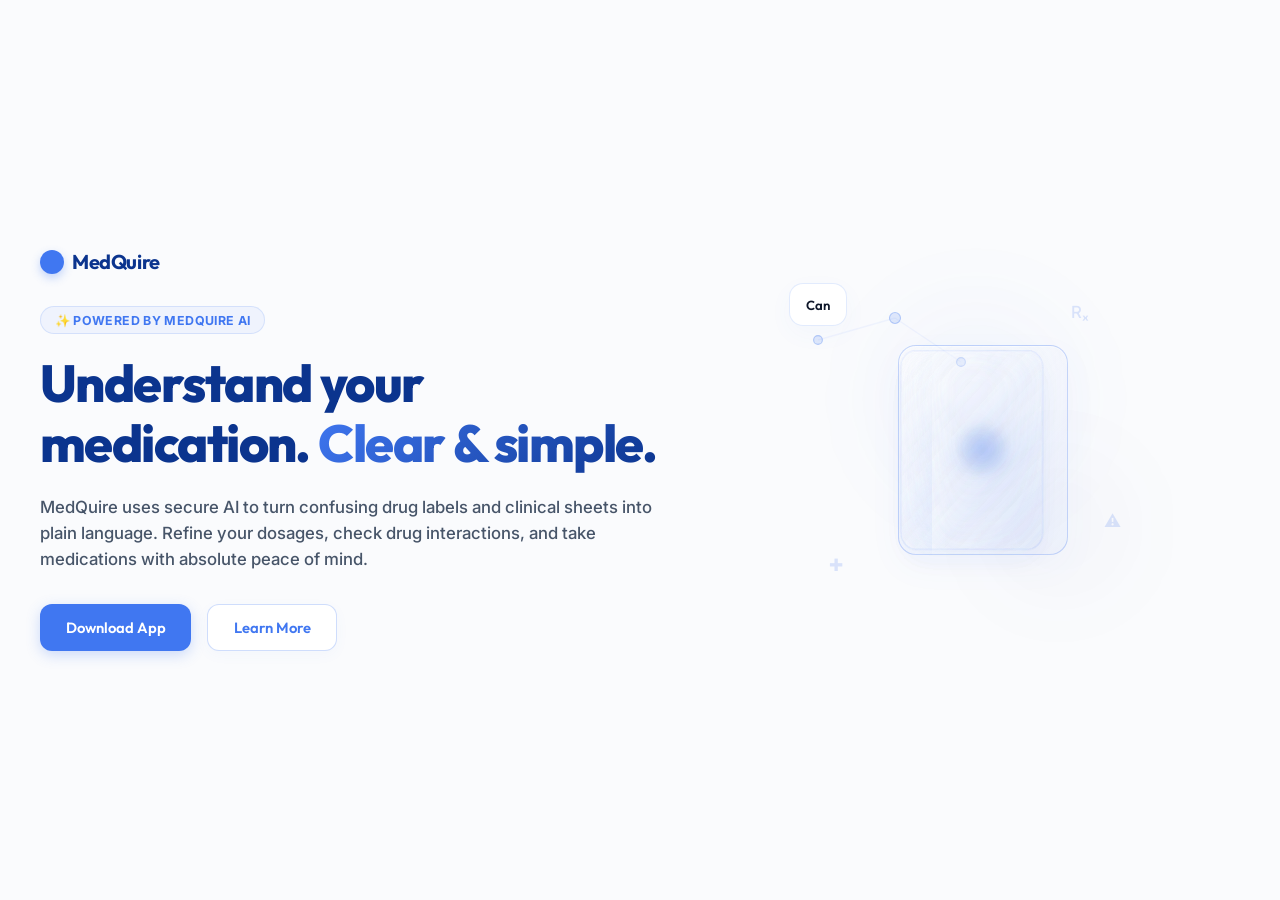
<file: hero-concept.html>
<!DOCTYPE html>
<html lang="en">
<head>
  <meta charset="UTF-8">
  <meta name="viewport" content="width=device-width, initial-scale=1.0">
  <title>MedQuire Flagship Hero Prototype</title>
  <!-- Google Fonts -->
  <link rel="preconnect" href="https://fonts.googleapis.com">
  <link rel="preconnect" href="https://fonts.gstatic.com" crossorigin>
  <link href="https://fonts.googleapis.com/css2?family=Inter:wght@400;500;600;700&family=Outfit:wght@500;600;700;800&display=swap" rel="stylesheet">
  
  <!-- Stylesheets -->
  <link rel="stylesheet" href="design-tokens.css">
  <link rel="stylesheet" href="hero-concept.css">

  <!-- Favicon & Manifest -->
  <link rel="apple-touch-icon" sizes="180x180" href="apple-touch-icon.png">
  <link rel="icon" type="image/png" sizes="32x32" href="favicon-32x32.png">
  <link rel="icon" type="image/png" sizes="16x16" href="favicon-16x16.png">
  <link rel="shortcut icon" href="favicon.ico">
  <link rel="manifest" href="site.webmanifest">
  <meta name="theme-color" content="#1256ED">
</head>
<body>
  <div class="prototype-container">
    <div class="hero-split-grid">
      <!-- Left Column: Contextual Hero Content -->
      <div class="hero-left-content">
        <div class="brand-header">
          <span class="logo-circle"></span>
          <span class="brand-name">MedQuire</span>
        </div>
        <span class="hero-badge">✨ Powered by MedQuire AI</span>
        <h1 class="hero-heading">Understand your medication. <span class="blue-gradient-text">Clear & simple.</span></h1>
        <p class="hero-description">
          MedQuire uses secure AI to turn confusing drug labels and clinical sheets into plain language. Refine your dosages, check drug interactions, and take medications with absolute peace of mind.
        </p>
        <div class="hero-buttons">
          <a href="#" class="btn btn-primary">Download App</a>
          <a href="#" class="btn btn-secondary">Learn More</a>
        </div>
      </div>

      <!-- Right Column: Luminous Quire Visual -->
      <div class="hero-right-visual">
        <div class="hero-visual-wrapper" id="heroVisual">
          <!-- Layer 1: Ambient Glow Fields -->
          <div class="visual-layer layer-glow">
            <div class="glow-orb orb-1"></div>
            <div class="glow-orb orb-2"></div>
          </div>
          
          <!-- Layer 2: Medical/Molecular Ecosystem -->
          <div class="visual-layer layer-ecosystem">
            <svg class="ecosystem-svg" viewBox="0 0 400 400" width="100%" height="100%">
              <path class="ecg-path" d="M 0,200 L 100,200 L 110,180 L 120,220 L 130,130 L 140,260 L 150,190 L 160,205 L 170,200 L 400,200" />
              <line class="mol-link" x1="50" y1="100" x2="120" y2="80" />
              <line class="mol-link" x1="120" y1="80" x2="180" y2="120" />
              <circle class="mol-node" cx="50" cy="100" r="4" />
              <circle class="mol-node" cx="120" cy="80" r="5" />
              <circle class="mol-node" cx="180" cy="120" r="4" />
              <text class="floating-symbol symbol-1" x="60" y="310">✚</text>
              <text class="floating-symbol symbol-2" x="280" y="80">Rₓ</text>
              <text class="floating-symbol symbol-3" x="310" y="270">⚠️</text>
            </svg>
          </div>

          <!-- Layer 3: Dynamic Knowledge Ribbons -->
          <div class="visual-layer layer-ribbons">
            <svg class="ribbons-svg" viewBox="0 0 400 400" width="100%" height="100%">
              <defs>
                <linearGradient id="ribbonGradient" x1="0%" y1="0%" x2="100%" y2="100%">
                  <stop offset="0%" stop-color="#4077F1" stop-opacity="0.8" />
                  <stop offset="100%" stop-color="#0B348E" stop-opacity="0.1" />
                </linearGradient>
              </defs>
              <path class="knowledge-ribbon ribbon-1" d="M -50,180 Q 100,60 200,200 T 450,220" />
              <path class="knowledge-ribbon ribbon-2" d="M -50,220 Q 150,340 200,200 T 450,180" />
            </svg>
          </div>

          <!-- Layer 4: Conversational Stage -->
          <div class="visual-layer layer-conversational">
            <div class="query-bubble" id="queryBubble">
              <span class="query-text" id="queryText">Can I take Lisinopril with Ibuprofen?</span>
            </div>
            <div class="particle-field" id="particleField"></div>
          </div>

          <!-- Layer 5: Luminous Glass Quire (Central Anchor) -->
          <div class="visual-layer layer-quire">
            <div class="quire-structure" id="quireStructure">
              <div class="quire-page page-left"></div>
              <div class="quire-page page-center">
                <div class="ai-kernel" id="aiKernel"></div>
              </div>
              <div class="quire-page page-right"></div>
            </div>
          </div>

          <!-- Layer 6: Floating Knowledge Cards -->
          <div class="visual-layer layer-cards" id="cardsLayer">
            <!-- Card 1 -->
            <div class="info-card card-1 glass-card" id="infoCard1">
              <span class="card-pill" id="cardPill1">What it does</span>
              <p id="cardDesc1">Widens blood vessels to lower high blood pressure safely.</p>
            </div>
            <!-- Card 2 -->
            <div class="info-card card-2 glass-card" id="infoCard2">
              <span class="card-pill" id="cardPill2">Key Warning</span>
              <p id="cardDesc2">Do not take if pregnant. Can cause a dry tickly cough.</p>
            </div>
            <!-- Card 3 -->
            <div class="info-card card-3 glass-card" id="infoCard3">
              <span class="card-pill" id="cardPill3">Drug Interactions</span>
              <p id="cardDesc3">Avoid taking with Ibuprofen without doctor guidance.</p>
            </div>
          </div>
        </div>
      </div>
    </div>
  </div>

  <!-- Javascript -->
  <script src="hero-concept.js"></script>
</body>
</html>
</file>
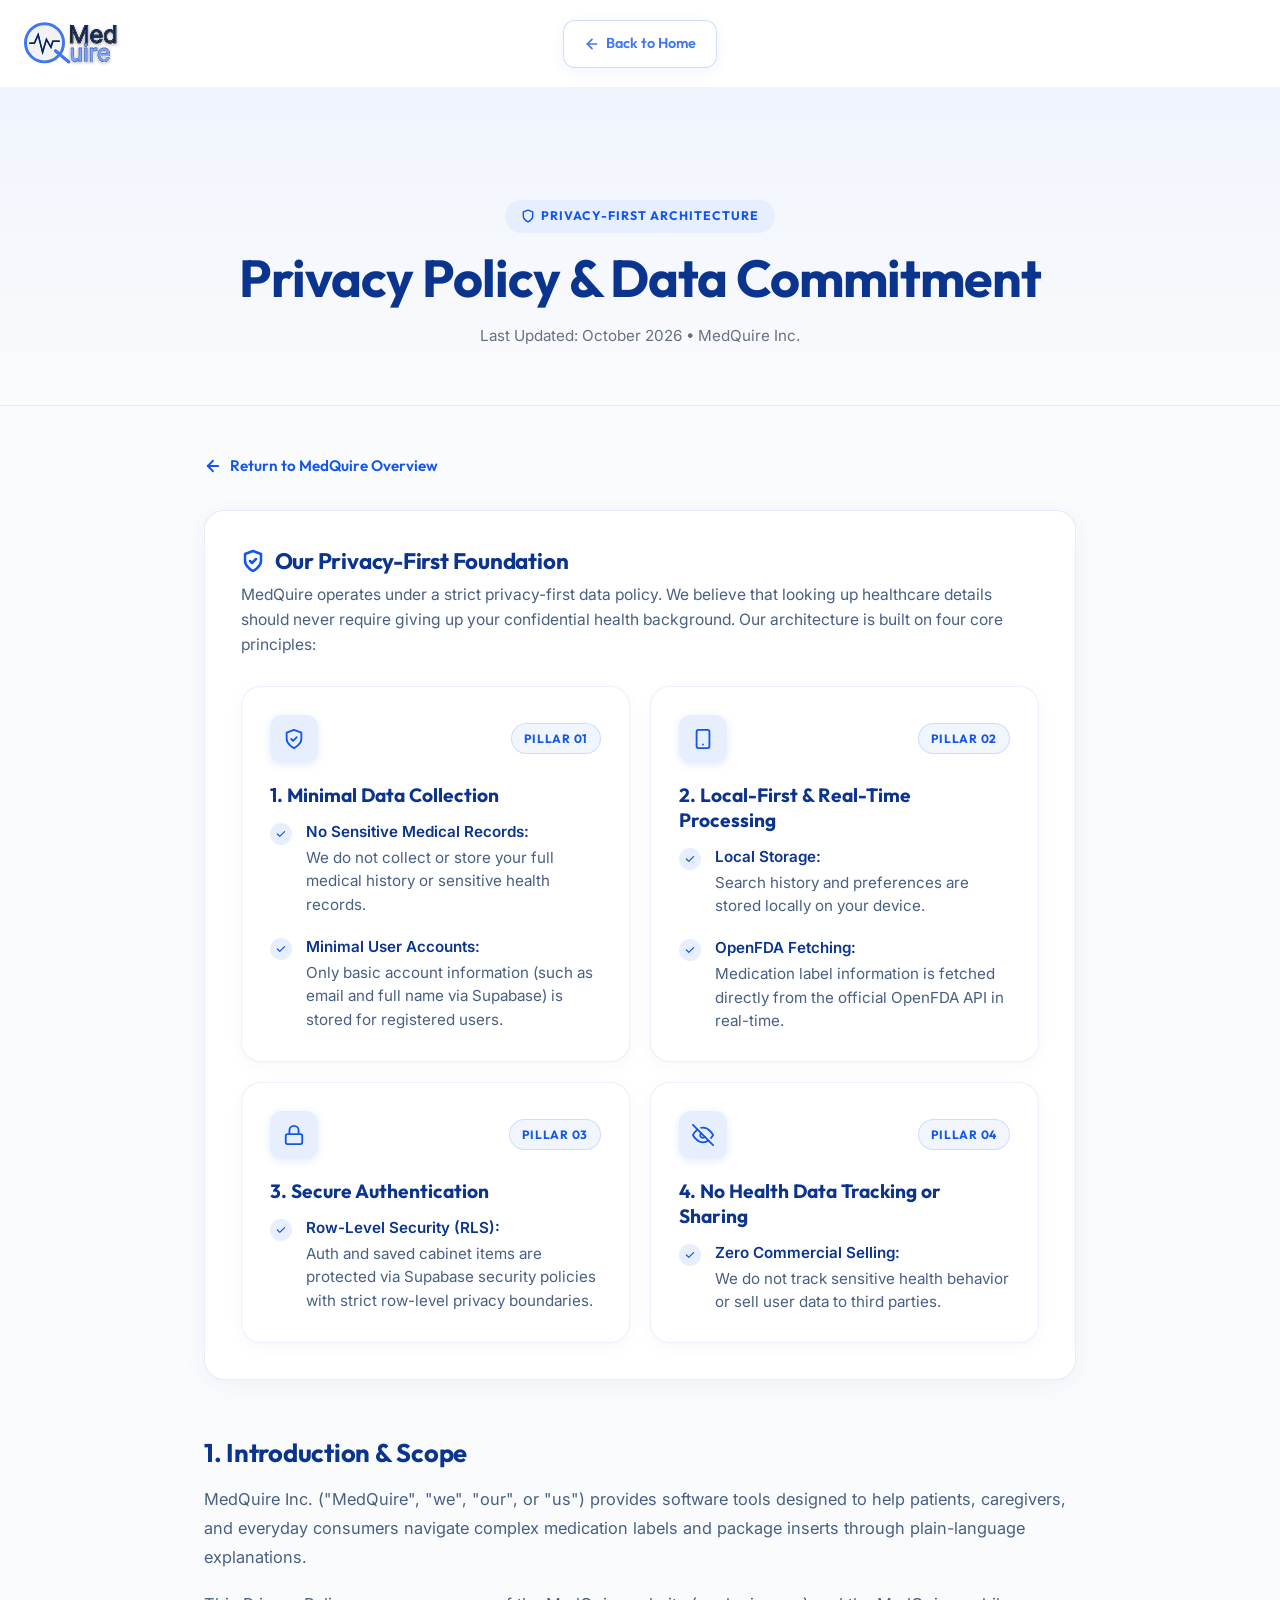
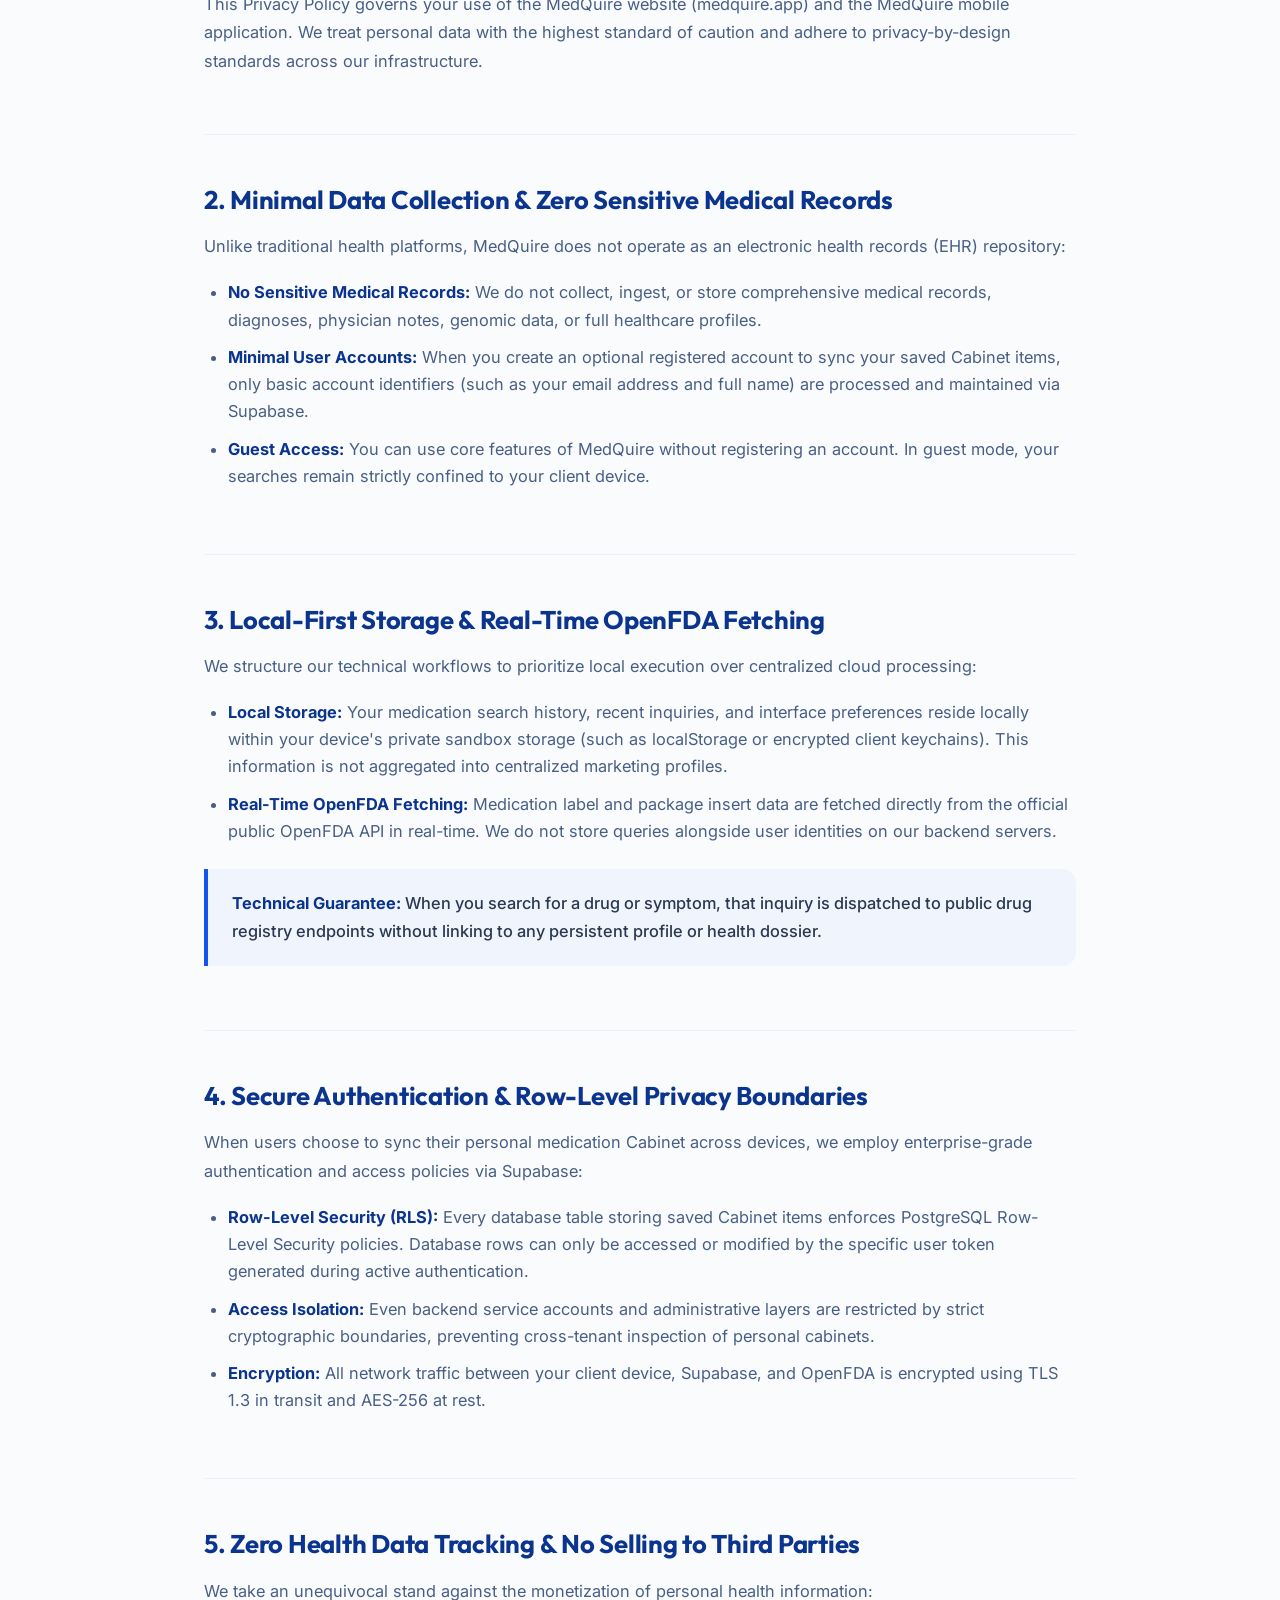
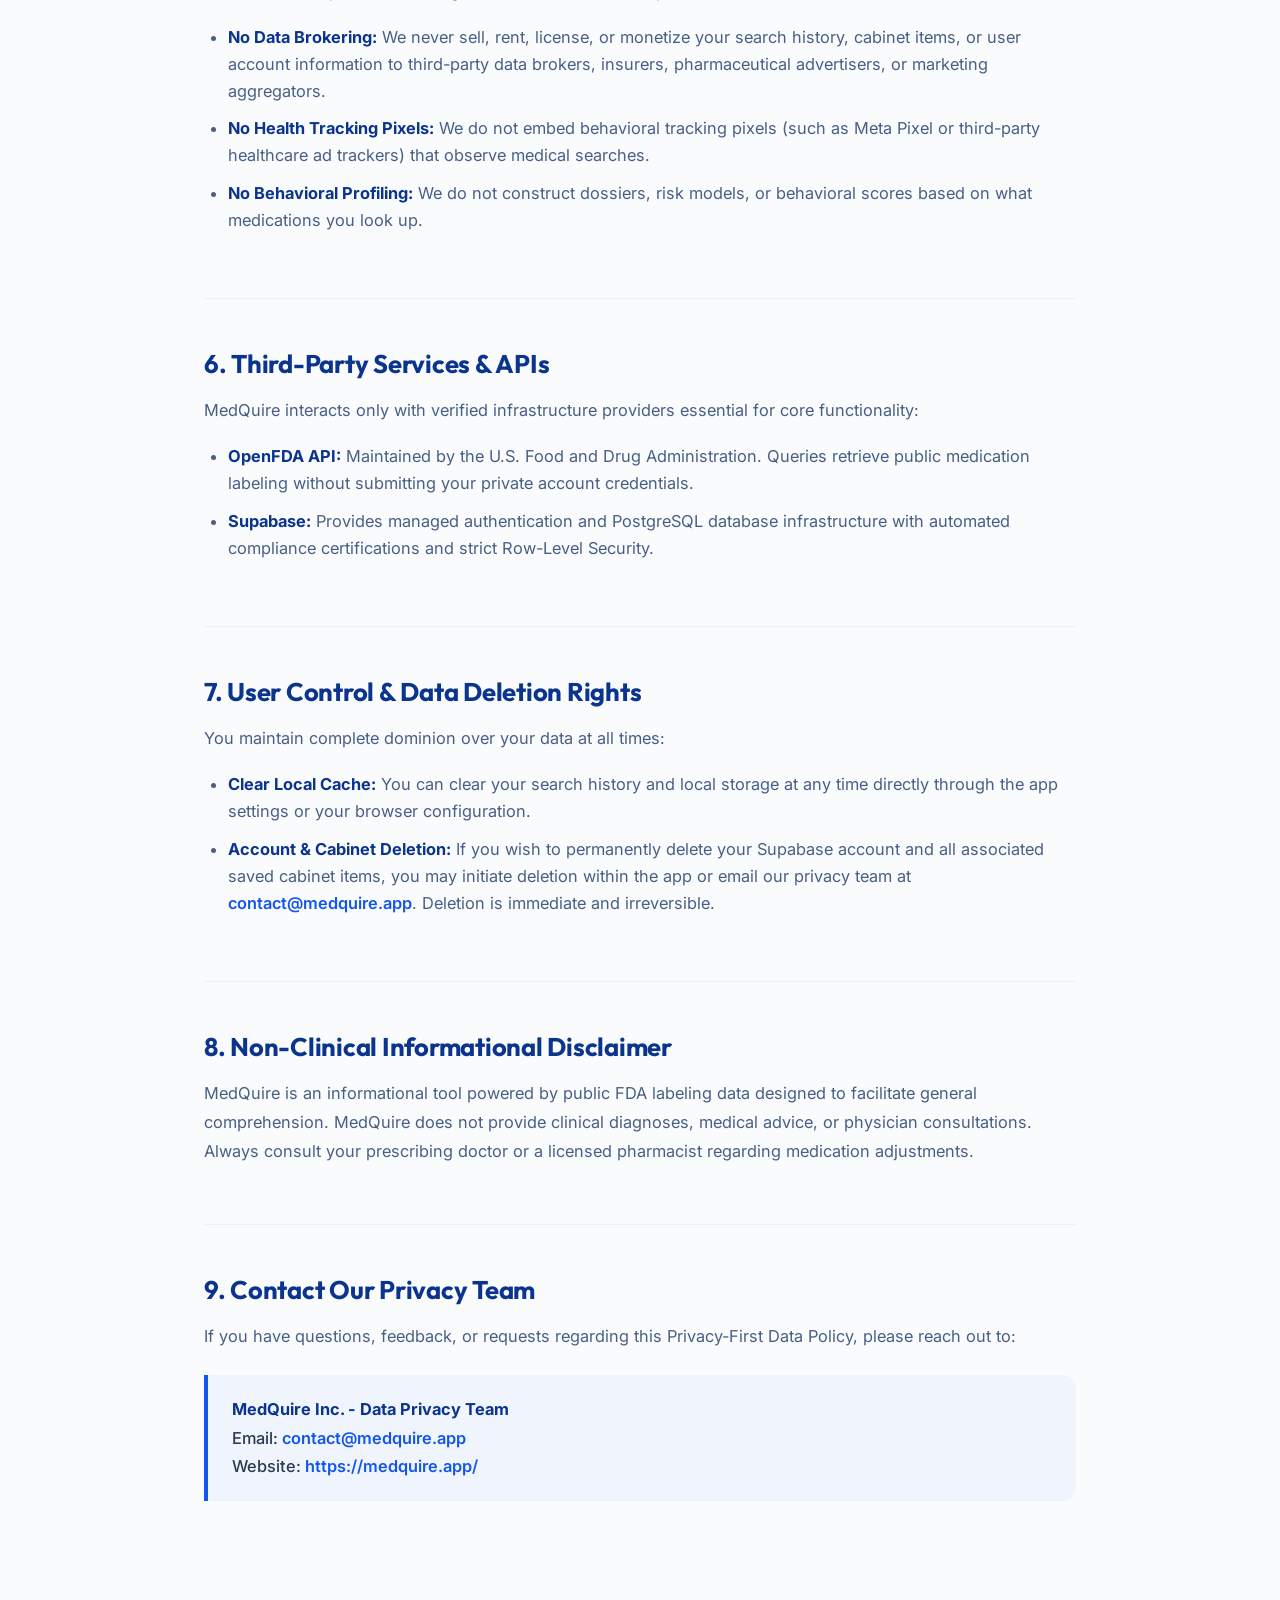
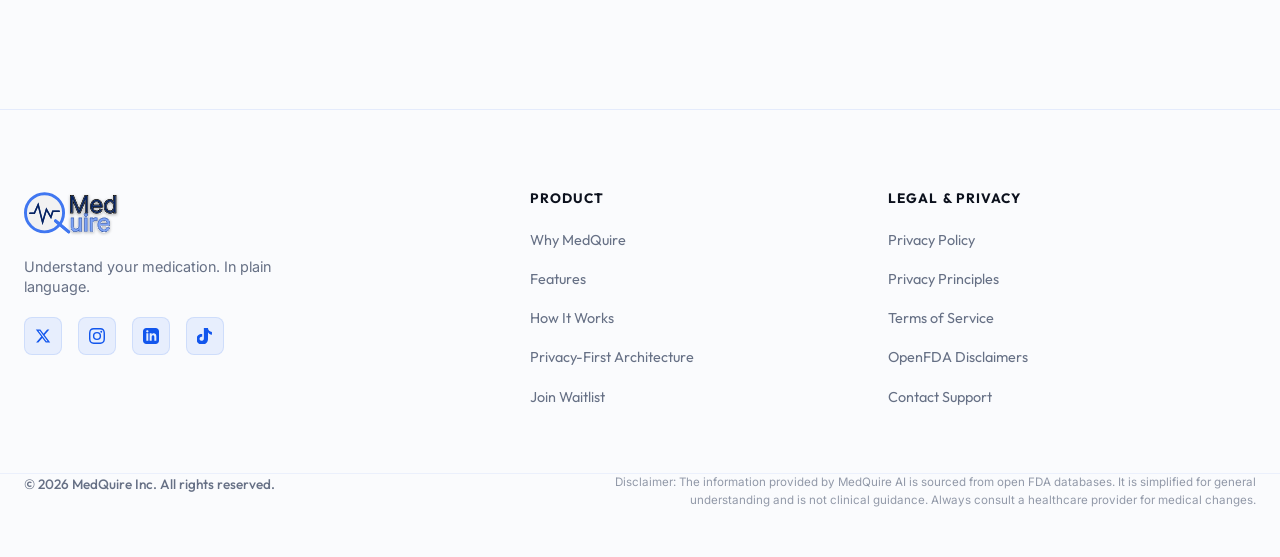
<file: privacy.html>
<!DOCTYPE html>
<html lang="en">
<head>
  <meta charset="UTF-8">
  <meta name="viewport" content="width=device-width, initial-scale=1.0">
  <title>Privacy Policy - MedQuire | Privacy-First Data Policy</title>
  <meta name="description" content="MedQuire operates under a privacy-first data policy: minimal data collection, zero sensitive medical record storage, local-first search processing, and strict Supabase row-level security.">
  <link rel="canonical" href="https://medquire.app/privacy.html">

  <!-- Open Graph / Social Sharing -->
  <meta property="og:type" content="website">
  <meta property="og:url" content="https://medquire.app/privacy.html">
  <meta property="og:title" content="MedQuire Privacy Policy - Privacy-First Health Clarity">
  <meta property="og:description" content="Understand how MedQuire protects your privacy: zero sensitive medical records stored, real-time OpenFDA queries, and no data tracking or selling.">
  <meta property="og:image" content="https://medquire.app/og-image.png">

  <!-- Twitter Card -->
  <meta name="twitter:card" content="summary_large_image">
  <meta name="twitter:site" content="@Medquire">
  <meta name="twitter:title" content="MedQuire Privacy Policy - Privacy-First Health Clarity">
  <meta name="twitter:description" content="Learn about MedQuire's privacy-first data policy, minimal collection, and row-level security boundaries.">
  <meta name="twitter:image" content="https://medquire.app/og-image.png">

  <!-- Favicons -->
  <link rel="icon" type="image/x-icon" href="favicon.ico">
  <link rel="icon" type="image/png" sizes="16x16" href="favicon-16x16.png">
  <link rel="icon" type="image/png" sizes="32x32" href="favicon-32x32.png">
  <link rel="icon" type="image/png" sizes="48x48" href="favicon-48x48.png">
  <link rel="apple-touch-icon" sizes="180x180" href="apple-touch-icon.png">
  <link rel="manifest" href="site.webmanifest">
  <meta name="theme-color" content="#FAFBFD">

  <!-- Google Fonts -->
  <link rel="preconnect" href="https://fonts.googleapis.com">
  <link rel="preconnect" href="https://fonts.gstatic.com" crossorigin>
  <link href="https://fonts.googleapis.com/css2?family=Inter:wght@300;400;500;600;700&family=Outfit:wght@400;500;600;700;800&display=swap" rel="stylesheet">

  <!-- Stylesheets -->
  <link rel="stylesheet" href="design-tokens.css">
  <link rel="stylesheet" href="index.css">

  <!-- Structured Data -->
  <script type="application/ld+json">
  {
    "@context": "https://schema.org",
    "@type": "WebPage",
    "name": "MedQuire Privacy Policy",
    "url": "https://medquire.app/privacy.html",
    "description": "MedQuire's official Privacy Policy and data architecture commitments.",
    "publisher": {
      "@type": "Organization",
      "name": "MedQuire Inc.",
      "url": "https://medquire.app/",
      "logo": "https://medquire.app/Logo%202.svg"
    }
  }
  </script>
</head>
<body class="privacy-page">

  <!-- STICKY NAVBAR -->
  <header id="header" style="position: sticky; top: 0; z-index: 100; background: rgba(255, 255, 255, 0.95); backdrop-filter: blur(20px); border-bottom: 1px solid rgba(64, 119, 241, 0.08);">
    <div class="container navbar">
      <a href="index.html" class="logo" id="logoLink" style="display: flex; align-items: center;" aria-label="MedQuire Home">
        <img src="Logo 2.svg" alt="MedQuire logo" class="logo-img" width="131" height="64">
      </a>
      
      <a href="index.html" class="btn btn-secondary" style="padding: 0.5rem 1.25rem; font-size: 0.9rem; display: inline-flex; align-items: center; gap: 0.4rem;">
        <svg viewBox="0 0 24 24" width="16" height="16" fill="none" stroke="currentColor" stroke-width="2.5" stroke-linecap="round" stroke-linejoin="round">
          <line x1="19" y1="12" x2="5" y2="12"></line>
          <polyline points="12 19 5 12 12 5"></polyline>
        </svg>
        Back to Home
      </a>
    </div>
  </header>

  <main>
    <!-- Privacy Page Header Banner -->
    <section class="privacy-page-hero">
      <div class="container">
        <span class="privacy-page-badge">
          <svg viewBox="0 0 24 24" width="14" height="14" fill="none" stroke="currentColor" stroke-width="2.5" stroke-linecap="round" stroke-linejoin="round">
            <path d="M12 22s8-4 8-10V5l-8-3-8 3v7c0 6 8 10 8 10z"/>
          </svg>
          Privacy-First Architecture
        </span>
        <h1 class="privacy-page-title">Privacy Policy &amp; Data Commitment</h1>
        <p class="privacy-page-meta">Last Updated: October 2026 &bull; MedQuire Inc.</p>
      </div>
    </section>

    <!-- Main Content Container -->
    <div class="privacy-page-container">
      
      <a href="index.html" class="privacy-back-link">
        <svg viewBox="0 0 24 24" width="18" height="18" fill="none" stroke="currentColor" stroke-width="2.5" stroke-linecap="round" stroke-linejoin="round">
          <line x1="19" y1="12" x2="5" y2="12"></line>
          <polyline points="12 19 5 12 12 5"></polyline>
        </svg>
        Return to MedQuire Overview
      </a>

      <!-- Executive Summary: 4 Core Pillars -->
      <section class="privacy-executive-summary" aria-labelledby="exec-summary-heading">
        <h2 id="exec-summary-heading" class="privacy-executive-title">
          <svg viewBox="0 0 24 24" width="24" height="24" fill="none" stroke="#1256ED" stroke-width="2.5" stroke-linecap="round" stroke-linejoin="round">
            <path d="M12 22s8-4 8-10V5l-8-3-8 3v7c0 6 8 10 8 10z"/>
            <polyline points="9 12 11 14 15 10"/>
          </svg>
          Our Privacy-First Foundation
        </h2>
        <p class="privacy-executive-desc">
          MedQuire operates under a strict privacy-first data policy. We believe that looking up healthcare details should never require giving up your confidential health background. Our architecture is built on four core principles:
        </p>

        <div class="privacy-grid" style="margin-top: 1.5rem; gap: 1.25rem;">
          
          <!-- Pillar 1 -->
          <div class="privacy-card" style="padding: 1.75rem;">
            <div class="privacy-card-header">
              <div class="privacy-icon-badge">
                <svg viewBox="0 0 24 24" width="22" height="22" fill="none" stroke="currentColor" stroke-width="2" stroke-linecap="round" stroke-linejoin="round">
                  <path d="M12 22s8-4 8-10V5l-8-3-8 3v7c0 6 8 10 8 10z"/>
                  <polyline points="9 12 11 14 15 10"/>
                </svg>
              </div>
              <span class="privacy-pillar-tag">Pillar 01</span>
            </div>
            <h3 class="privacy-card-title" style="font-size: 1.2rem; margin-bottom: 0.75rem;">1. Minimal Data Collection</h3>
            <ul class="privacy-points-list">
              <li class="privacy-point-item">
                <div class="privacy-point-bullet">
                  <svg viewBox="0 0 20 20" fill="currentColor" width="12" height="12"><path fill-rule="evenodd" d="M16.707 5.293a1 1 0 010 1.414l-8 8a1 1 0 01-1.414 0l-4-4a1 1 0 011.414-1.414L8 12.586l7.293-7.293a1 1 0 011.414 0z" clip-rule="evenodd"/></svg>
                </div>
                <div class="privacy-point-text">
                  <strong>No Sensitive Medical Records:</strong> We do not collect or store your full medical history or sensitive health records.
                </div>
              </li>
              <li class="privacy-point-item">
                <div class="privacy-point-bullet">
                  <svg viewBox="0 0 20 20" fill="currentColor" width="12" height="12"><path fill-rule="evenodd" d="M16.707 5.293a1 1 0 010 1.414l-8 8a1 1 0 01-1.414 0l-4-4a1 1 0 011.414-1.414L8 12.586l7.293-7.293a1 1 0 011.414 0z" clip-rule="evenodd"/></svg>
                </div>
                <div class="privacy-point-text">
                  <strong>Minimal User Accounts:</strong> Only basic account information (such as email and full name via Supabase) is stored for registered users.
                </div>
              </li>
            </ul>
          </div>

          <!-- Pillar 2 -->
          <div class="privacy-card" style="padding: 1.75rem;">
            <div class="privacy-card-header">
              <div class="privacy-icon-badge">
                <svg viewBox="0 0 24 24" width="22" height="22" fill="none" stroke="currentColor" stroke-width="2" stroke-linecap="round" stroke-linejoin="round">
                  <rect x="5" y="2" width="14" height="20" rx="2" ry="2"/>
                  <line x1="12" y1="18" x2="12.01" y2="18"/>
                </svg>
              </div>
              <span class="privacy-pillar-tag">Pillar 02</span>
            </div>
            <h3 class="privacy-card-title" style="font-size: 1.2rem; margin-bottom: 0.75rem;">2. Local-First &amp; Real-Time Processing</h3>
            <ul class="privacy-points-list">
              <li class="privacy-point-item">
                <div class="privacy-point-bullet">
                  <svg viewBox="0 0 20 20" fill="currentColor" width="12" height="12"><path fill-rule="evenodd" d="M16.707 5.293a1 1 0 010 1.414l-8 8a1 1 0 01-1.414 0l-4-4a1 1 0 011.414-1.414L8 12.586l7.293-7.293a1 1 0 011.414 0z" clip-rule="evenodd"/></svg>
                </div>
                <div class="privacy-point-text">
                  <strong>Local Storage:</strong> Search history and preferences are stored locally on your device.
                </div>
              </li>
              <li class="privacy-point-item">
                <div class="privacy-point-bullet">
                  <svg viewBox="0 0 20 20" fill="currentColor" width="12" height="12"><path fill-rule="evenodd" d="M16.707 5.293a1 1 0 010 1.414l-8 8a1 1 0 01-1.414 0l-4-4a1 1 0 011.414-1.414L8 12.586l7.293-7.293a1 1 0 011.414 0z" clip-rule="evenodd"/></svg>
                </div>
                <div class="privacy-point-text">
                  <strong>OpenFDA Fetching:</strong> Medication label information is fetched directly from the official OpenFDA API in real-time.
                </div>
              </li>
            </ul>
          </div>

          <!-- Pillar 3 -->
          <div class="privacy-card" style="padding: 1.75rem;">
            <div class="privacy-card-header">
              <div class="privacy-icon-badge">
                <svg viewBox="0 0 24 24" width="22" height="22" fill="none" stroke="currentColor" stroke-width="2" stroke-linecap="round" stroke-linejoin="round">
                  <rect x="3" y="11" width="18" height="11" rx="2" ry="2"/>
                  <path d="M7 11V7a5 5 0 0 1 10 0v4"/>
                </svg>
              </div>
              <span class="privacy-pillar-tag">Pillar 03</span>
            </div>
            <h3 class="privacy-card-title" style="font-size: 1.2rem; margin-bottom: 0.75rem;">3. Secure Authentication</h3>
            <ul class="privacy-points-list">
              <li class="privacy-point-item">
                <div class="privacy-point-bullet">
                  <svg viewBox="0 0 20 20" fill="currentColor" width="12" height="12"><path fill-rule="evenodd" d="M16.707 5.293a1 1 0 010 1.414l-8 8a1 1 0 01-1.414 0l-4-4a1 1 0 011.414-1.414L8 12.586l7.293-7.293a1 1 0 011.414 0z" clip-rule="evenodd"/></svg>
                </div>
                <div class="privacy-point-text">
                  <strong>Row-Level Security (RLS):</strong> Auth and saved cabinet items are protected via Supabase security policies with strict row-level privacy boundaries.
                </div>
              </li>
            </ul>
          </div>

          <!-- Pillar 4 -->
          <div class="privacy-card" style="padding: 1.75rem;">
            <div class="privacy-card-header">
              <div class="privacy-icon-badge">
                <svg viewBox="0 0 24 24" width="22" height="22" fill="none" stroke="currentColor" stroke-width="2" stroke-linecap="round" stroke-linejoin="round">
                  <path d="M17.94 17.94A10.07 10.07 0 0 1 12 20c-7 0-11-8-11-8a18.45 18.45 0 0 1 5.06-5.94M9.9 4.24A9.12 9.12 0 0 1 12 4c7 0 11 8 11 8a18.5 18.5 0 0 1-2.16 3.19m-6.72-1.07a3 3 0 1 1-4.24-4.24"/>
                  <line x1="1" y1="1" x2="23" y2="23"/>
                </svg>
              </div>
              <span class="privacy-pillar-tag">Pillar 04</span>
            </div>
            <h3 class="privacy-card-title" style="font-size: 1.2rem; margin-bottom: 0.75rem;">4. No Health Data Tracking or Sharing</h3>
            <ul class="privacy-points-list">
              <li class="privacy-point-item">
                <div class="privacy-point-bullet">
                  <svg viewBox="0 0 20 20" fill="currentColor" width="12" height="12"><path fill-rule="evenodd" d="M16.707 5.293a1 1 0 010 1.414l-8 8a1 1 0 01-1.414 0l-4-4a1 1 0 011.414-1.414L8 12.586l7.293-7.293a1 1 0 011.414 0z" clip-rule="evenodd"/></svg>
                </div>
                <div class="privacy-point-text">
                  <strong>Zero Commercial Selling:</strong> We do not track sensitive health behavior or sell user data to third parties.
                </div>
              </li>
            </ul>
          </div>

        </div>
      </section>

      <!-- Detailed Legal & Architectural Sections -->
      <div class="privacy-policy-body">
        
        <!-- Section 1 -->
        <article class="privacy-policy-section">
          <h2>1. Introduction &amp; Scope</h2>
          <p>
            MedQuire Inc. ("MedQuire", "we", "our", or "us") provides software tools designed to help patients, caregivers, and everyday consumers navigate complex medication labels and package inserts through plain-language explanations.
          </p>
          <p>
            This Privacy Policy governs your use of the MedQuire website (medquire.app) and the MedQuire mobile application. We treat personal data with the highest standard of caution and adhere to privacy-by-design standards across our infrastructure.
          </p>
        </article>

        <!-- Section 2 -->
        <article class="privacy-policy-section">
          <h2>2. Minimal Data Collection &amp; Zero Sensitive Medical Records</h2>
          <p>
            Unlike traditional health platforms, MedQuire does not operate as an electronic health records (EHR) repository:
          </p>
          <ul>
            <li><strong>No Sensitive Medical Records:</strong> We do not collect, ingest, or store comprehensive medical records, diagnoses, physician notes, genomic data, or full healthcare profiles.</li>
            <li><strong>Minimal User Accounts:</strong> When you create an optional registered account to sync your saved Cabinet items, only basic account identifiers (such as your email address and full name) are processed and maintained via Supabase.</li>
            <li><strong>Guest Access:</strong> You can use core features of MedQuire without registering an account. In guest mode, your searches remain strictly confined to your client device.</li>
          </ul>
        </article>

        <!-- Section 3 -->
        <article class="privacy-policy-section">
          <h2>3. Local-First Storage &amp; Real-Time OpenFDA Fetching</h2>
          <p>
            We structure our technical workflows to prioritize local execution over centralized cloud processing:
          </p>
          <ul>
            <li><strong>Local Storage:</strong> Your medication search history, recent inquiries, and interface preferences reside locally within your device's private sandbox storage (such as localStorage or encrypted client keychains). This information is not aggregated into centralized marketing profiles.</li>
            <li><strong>Real-Time OpenFDA Fetching:</strong> Medication label and package insert data are fetched directly from the official public OpenFDA API in real-time. We do not store queries alongside user identities on our backend servers.</li>
          </ul>
          <div class="privacy-highlight-box">
            <p>
              <strong>Technical Guarantee:</strong> When you search for a drug or symptom, that inquiry is dispatched to public drug registry endpoints without linking to any persistent profile or health dossier.
            </p>
          </div>
        </article>

        <!-- Section 4 -->
        <article class="privacy-policy-section">
          <h2>4. Secure Authentication &amp; Row-Level Privacy Boundaries</h2>
          <p>
            When users choose to sync their personal medication Cabinet across devices, we employ enterprise-grade authentication and access policies via Supabase:
          </p>
          <ul>
            <li><strong>Row-Level Security (RLS):</strong> Every database table storing saved Cabinet items enforces PostgreSQL Row-Level Security policies. Database rows can only be accessed or modified by the specific user token generated during active authentication.</li>
            <li><strong>Access Isolation:</strong> Even backend service accounts and administrative layers are restricted by strict cryptographic boundaries, preventing cross-tenant inspection of personal cabinets.</li>
            <li><strong>Encryption:</strong> All network traffic between your client device, Supabase, and OpenFDA is encrypted using TLS 1.3 in transit and AES-256 at rest.</li>
          </ul>
        </article>

        <!-- Section 5 -->
        <article class="privacy-policy-section">
          <h2>5. Zero Health Data Tracking &amp; No Selling to Third Parties</h2>
          <p>
            We take an unequivocal stand against the monetization of personal health information:
          </p>
          <ul>
            <li><strong>No Data Brokering:</strong> We never sell, rent, license, or monetize your search history, cabinet items, or user account information to third-party data brokers, insurers, pharmaceutical advertisers, or marketing aggregators.</li>
            <li><strong>No Health Tracking Pixels:</strong> We do not embed behavioral tracking pixels (such as Meta Pixel or third-party healthcare ad trackers) that observe medical searches.</li>
            <li><strong>No Behavioral Profiling:</strong> We do not construct dossiers, risk models, or behavioral scores based on what medications you look up.</li>
          </ul>
        </article>

        <!-- Section 6 -->
        <article class="privacy-policy-section">
          <h2>6. Third-Party Services &amp; APIs</h2>
          <p>
            MedQuire interacts only with verified infrastructure providers essential for core functionality:
          </p>
          <ul>
            <li><strong>OpenFDA API:</strong> Maintained by the U.S. Food and Drug Administration. Queries retrieve public medication labeling without submitting your private account credentials.</li>
            <li><strong>Supabase:</strong> Provides managed authentication and PostgreSQL database infrastructure with automated compliance certifications and strict Row-Level Security.</li>
          </ul>
        </article>

        <!-- Section 7 -->
        <article class="privacy-policy-section">
          <h2>7. User Control &amp; Data Deletion Rights</h2>
          <p>
            You maintain complete dominion over your data at all times:
          </p>
          <ul>
            <li><strong>Clear Local Cache:</strong> You can clear your search history and local storage at any time directly through the app settings or your browser configuration.</li>
            <li><strong>Account &amp; Cabinet Deletion:</strong> If you wish to permanently delete your Supabase account and all associated saved cabinet items, you may initiate deletion within the app or email our privacy team at <a href="mailto:contact@medquire.app" style="color: #1256ED; font-weight: 600;">contact@medquire.app</a>. Deletion is immediate and irreversible.</li>
          </ul>
        </article>

        <!-- Section 8 -->
        <article class="privacy-policy-section">
          <h2>8. Non-Clinical Informational Disclaimer</h2>
          <p>
            MedQuire is an informational tool powered by public FDA labeling data designed to facilitate general comprehension. MedQuire does not provide clinical diagnoses, medical advice, or physician consultations. Always consult your prescribing doctor or a licensed pharmacist regarding medication adjustments.
          </p>
        </article>

        <!-- Section 9 -->
        <article class="privacy-policy-section">
          <h2>9. Contact Our Privacy Team</h2>
          <p>
            If you have questions, feedback, or requests regarding this Privacy-First Data Policy, please reach out to:
          </p>
          <div class="privacy-highlight-box">
            <p><strong>MedQuire Inc. - Data Privacy Team</strong></p>
            <p>Email: <a href="mailto:contact@medquire.app" style="color: #1256ED; text-decoration: none; font-weight: 600;">contact@medquire.app</a></p>
            <p>Website: <a href="https://medquire.app/" style="color: #1256ED; text-decoration: none; font-weight: 600;">https://medquire.app/</a></p>
          </div>
        </article>

      </div>

    </div>
  </main>

  <!-- FOOTER SECTION -->
  <footer>
    <div class="container footer-grid">
      
      <div class="footer-info">
        <a href="index.html" class="logo-footer-link" style="display: flex; align-items: center;">
          <img src="Logo 2.svg" alt="MedQuire application logo" class="footer-logo-img" width="131" height="64" loading="lazy" />
        </a>
        <p class="footer-tagline">Understand your medication. In plain language.</p>
        <div class="footer-socials">
          <a href="https://x.com/Medquire" target="_blank" class="social-icon-btn" aria-label="X (formerly Twitter)">
            <svg viewBox="0 0 24 24">
              <path d="M18.244 2.25h3.308l-7.227 8.26 8.502 11.24H16.17l-5.214-6.817L4.99 21.75H1.68l7.73-8.835L1.254 2.25H8.08l4.713 6.231zm-1.161 17.52h1.833L7.084 4.126H5.117z"/>
            </svg>
          </a>
          <a href="https://instagram.com/medquire_" target="_blank" class="social-icon-btn" aria-label="Instagram">
            <svg viewBox="0 0 24 24">
              <path d="M12 2.163c3.204 0 3.584.012 4.85.07 3.252.148 4.771 1.691 4.919 4.919.058 1.265.069 1.645.069 4.849 0 3.205-.012 3.584-.069 4.849-.149 3.225-1.664 4.771-4.919 4.919-1.266.058-1.644.07-4.85.07-3.204 0-3.584-.012-4.849-.07-3.26-.149-4.771-1.699-4.919-4.92-.058-1.265-.07-1.644-.07-4.849 0-3.204.013-3.583.07-4.849.149-3.227 1.664-4.771 4.919-4.919 1.266-.057 1.645-.069 4.849-.069zM12 0C8.741 0 8.333.014 7.053.072 2.695.272.273 2.69.073 7.051.014 8.333 0 8.741 0 12c0 3.259.014 3.668.072 4.948.2 4.358 2.618 6.78 6.98 6.98 1.281.058 1.689.072 4.948.072 3.259 0 3.668-.014 4.948-.072 4.354-.2 6.782-2.618 6.979-6.98.059-1.28.073-1.689.073-4.948 0-3.259-.014-3.667-.072-4.947-.196-4.354-2.617-6.78-6.979-6.98C15.668.014 15.259 0 12 0zm0 5.838a6.162 6.162 0 100 12.324 6.162 6.162 0 000-12.324zM12 16a4 4 0 110-8 4 4 0 010 8zm6.406-11.845a1.44 1.44 0 100 2.881 1.44 1.44 0 000-2.881z"/>
            </svg>
          </a>
          <a href="https://linkedin.com/company/medquire" target="_blank" class="social-icon-btn" aria-label="LinkedIn">
            <svg viewBox="0 0 24 24">
              <path d="M19 0h-14c-2.761 0-5 2.239-5 5v14c0 2.761 2.239 5 5 5h14c2.762 0 5-2.239 5-5v-14c0-2.761-2.238-5-5-5zm-11 19h-3v-11h3v11zm-1.5-12.268c-.966 0-1.75-.79-1.75-1.764s.784-1.764 1.75-1.764 1.75.79 1.75 1.764-.783 1.764-1.75 1.764zm13.5 12.268h-3v-5.604c0-3.368-4-3.113-4 0v5.604h-3v-11h3v1.765c1.396-2.586 7-2.777 7 2.476v6.759z"/>
            </svg>
          </a>
          <a href="https://tiktok.com/@medquire3" target="_blank" class="social-icon-btn" aria-label="TikTok">
            <svg viewBox="0 0 24 24">
              <path d="M12.525.02c1.31-.02 2.61-.01 3.91-.02.08 1.53.63 3.09 1.75 4.17 1.12 1.11 2.7 1.62 4.24 1.79v4.03c-1.44-.05-2.89-.52-4.06-1.39-.77-.57-1.39-1.34-1.84-2.21v.09c0 3.39.02 6.78-.02 10.16-.05 1.89-.57 3.79-1.75 5.25-1.54 1.92-4.04 3.02-6.49 3.09-2.52.08-5.11-.79-6.84-2.61-1.92-2.02-2.69-5.06-1.98-7.76.62-2.37 2.4-4.44 4.74-5.23 1.16-.4 2.4-.53 3.62-.4v4.05c-.81-.13-1.66-.03-2.39.37-.99.54-1.6 1.6-1.63 2.72-.03 1.58 1.19 3.03 2.78 3.16 1.48.12 2.99-.74 3.49-2.14.21-.57.25-1.19.24-1.79V.02z"/>
            </svg>
          </a>
        </div>
      </div>

      <div class="footer-links-col">
        <h4>Product</h4>
        <ul class="footer-links">
          <li><a href="index.html#trust-strip">Why MedQuire</a></li>
          <li><a href="index.html#features">Features</a></li>
          <li><a href="index.html#how-it-works">How It Works</a></li>
          <li><a href="index.html#privacy">Privacy-First Architecture</a></li>
          <li><a href="index.html#waitlist">Join Waitlist</a></li>
        </ul>
      </div>

      <div class="footer-links-col">
        <h4>Legal &amp; Privacy</h4>
        <ul class="footer-links">
          <li><a href="privacy.html">Privacy Policy</a></li>
          <li><a href="index.html#privacy">Privacy Principles</a></li>
          <li><a href="#">Terms of Service</a></li>
          <li><a href="#">OpenFDA Disclaimers</a></li>
          <li><a href="mailto:contact@medquire.app">Contact Support</a></li>
        </ul>
      </div>

    </div>

    <div class="container footer-bottom">
      <span class="footer-copyright">&copy; 2026 MedQuire Inc. All rights reserved.</span>
      <p class="footer-disclaimer-small">
        Disclaimer: The information provided by MedQuire AI is sourced from open FDA databases. It is simplified for general understanding and is not clinical guidance. Always consult a healthcare provider for medical changes.
      </p>
    </div>
  </footer>

</body>
</html>
</file>
<file: design-tokens.css>
:root {
  --sys-font-display-display-large-font-size: 57px;
  --sys-font-display-display-large-text-decoration: none;
  --sys-font-display-display-large-font-family: Outfit;
  --sys-font-display-display-large-font-weight: 600;
  --sys-font-display-display-large-font-style: normal;
  --sys-font-display-display-large-font-stretch: normal;
  --sys-font-display-display-large-letter-spacing: -4px;
  --sys-font-display-display-large-line-height: 64px;
  --sys-font-display-display-large-paragraph-indent: 0;
  --sys-font-display-display-large-paragraph-spacing: 0;
  --sys-font-display-display-large-text-case: none;
  --sys-font-display-display-medium-font-size: 45px;
  --sys-font-display-display-medium-text-decoration: none;
  --sys-font-display-display-medium-font-family: Outfit;
  --sys-font-display-display-medium-font-weight: 500;
  --sys-font-display-display-medium-font-style: normal;
  --sys-font-display-display-medium-font-stretch: normal;
  --sys-font-display-display-medium-letter-spacing: -1px;
  --sys-font-display-display-medium-line-height: 52px;
  --sys-font-display-display-medium-paragraph-indent: 0;
  --sys-font-display-display-medium-paragraph-spacing: 0;
  --sys-font-display-display-medium-text-case: none;
  --sys-font-display-display-small-font-size: 36px;
  --sys-font-display-display-small-text-decoration: none;
  --sys-font-display-display-small-font-family: Outfit;
  --sys-font-display-display-small-font-weight: 500;
  --sys-font-display-display-small-font-style: normal;
  --sys-font-display-display-small-font-stretch: normal;
  --sys-font-display-display-small-letter-spacing: -2px;
  --sys-font-display-display-small-line-height: 44px;
  --sys-font-display-display-small-paragraph-indent: 0;
  --sys-font-display-display-small-paragraph-spacing: 0;
  --sys-font-display-display-small-text-case: none;
  --sys-font-headline-headline-large-font-size: 32px;
  --sys-font-headline-headline-large-text-decoration: none;
  --sys-font-headline-headline-large-font-family: Outfit;
  --sys-font-headline-headline-large-font-weight: 600;
  --sys-font-headline-headline-large-font-style: normal;
  --sys-font-headline-headline-large-font-stretch: normal;
  --sys-font-headline-headline-large-letter-spacing: -1.5px;
  --sys-font-headline-headline-large-line-height: 40px;
  --sys-font-headline-headline-large-paragraph-indent: 0;
  --sys-font-headline-headline-large-paragraph-spacing: 0;
  --sys-font-headline-headline-large-text-case: none;
  --sys-font-headline-headline-medium-font-size: 28px;
  --sys-font-headline-headline-medium-text-decoration: none;
  --sys-font-headline-headline-medium-font-family: Outfit;
  --sys-font-headline-headline-medium-font-weight: 600;
  --sys-font-headline-headline-medium-font-style: normal;
  --sys-font-headline-headline-medium-font-stretch: normal;
  --sys-font-headline-headline-medium-letter-spacing: -1.2px;
  --sys-font-headline-headline-medium-line-height: 36px;
  --sys-font-headline-headline-medium-paragraph-indent: 0;
  --sys-font-headline-headline-medium-paragraph-spacing: 0;
  --sys-font-headline-headline-medium-text-case: none;
  --sys-font-headline-headline-small-font-size: 24px;
  --sys-font-headline-headline-small-text-decoration: none;
  --sys-font-headline-headline-small-font-family: Outfit;
  --sys-font-headline-headline-small-font-weight: 500;
  --sys-font-headline-headline-small-font-style: normal;
  --sys-font-headline-headline-small-font-stretch: normal;
  --sys-font-headline-headline-small-letter-spacing: -1px;
  --sys-font-headline-headline-small-line-height: 32px;
  --sys-font-headline-headline-small-paragraph-indent: 0;
  --sys-font-headline-headline-small-paragraph-spacing: 0;
  --sys-font-headline-headline-small-text-case: none;
  --sys-font-title-title-large-font-size: 22px;
  --sys-font-title-title-large-text-decoration: none;
  --sys-font-title-title-large-font-family: Outfit;
  --sys-font-title-title-large-font-weight: 600;
  --sys-font-title-title-large-font-style: normal;
  --sys-font-title-title-large-font-stretch: normal;
  --sys-font-title-title-large-letter-spacing: -0.8px;
  --sys-font-title-title-large-line-height: 28px;
  --sys-font-title-title-large-paragraph-indent: 0;
  --sys-font-title-title-large-paragraph-spacing: 0;
  --sys-font-title-title-large-text-case: none;
  --sys-font-title-title-medium-font-size: 16px;
  --sys-font-title-title-medium-text-decoration: none;
  --sys-font-title-title-medium-font-family: Outfit;
  --sys-font-title-title-medium-font-weight: 600;
  --sys-font-title-title-medium-font-style: normal;
  --sys-font-title-title-medium-font-stretch: normal;
  --sys-font-title-title-medium-letter-spacing: -0.5px;
  --sys-font-title-title-medium-line-height: 24px;
  --sys-font-title-title-medium-paragraph-indent: 0;
  --sys-font-title-title-medium-paragraph-spacing: 0;
  --sys-font-title-title-medium-text-case: none;
  --sys-font-title-title-small-font-size: 14px;
  --sys-font-title-title-small-text-decoration: none;
  --sys-font-title-title-small-font-family: Outfit;
  --sys-font-title-title-small-font-weight: 500;
  --sys-font-title-title-small-font-style: normal;
  --sys-font-title-title-small-font-stretch: normal;
  --sys-font-title-title-small-letter-spacing: -0.5px;
  --sys-font-title-title-small-line-height: 20px;
  --sys-font-title-title-small-paragraph-indent: 0;
  --sys-font-title-title-small-paragraph-spacing: 0;
  --sys-font-title-title-small-text-case: none;
  --sys-font-body-body-large-font-size: 16px;
  --sys-font-body-body-large-text-decoration: none;
  --sys-font-body-body-large-font-family: Outfit;
  --sys-font-body-body-large-font-weight: 500;
  --sys-font-body-body-large-font-style: normal;
  --sys-font-body-body-large-font-stretch: normal;
  --sys-font-body-body-large-letter-spacing: -1px;
  --sys-font-body-body-large-line-height: 24px;
  --sys-font-body-body-large-paragraph-indent: 0;
  --sys-font-body-body-large-paragraph-spacing: 0;
  --sys-font-body-body-large-text-case: none;
  --sys-font-body-body-medium-font-size: 14px;
  --sys-font-body-body-medium-text-decoration: none;
  --sys-font-body-body-medium-font-family: Outfit;
  --sys-font-body-body-medium-font-weight: 500;
  --sys-font-body-body-medium-font-style: normal;
  --sys-font-body-body-medium-font-stretch: normal;
  --sys-font-body-body-medium-letter-spacing: -0.95px;
  --sys-font-body-body-medium-line-height: 20px;
  --sys-font-body-body-medium-paragraph-indent: 0;
  --sys-font-body-body-medium-paragraph-spacing: 0;
  --sys-font-body-body-medium-text-case: none;
  --sys-font-body-body-small-font-size: 12px;
  --sys-font-body-body-small-text-decoration: none;
  --sys-font-body-body-small-font-family: Outfit;
  --sys-font-body-body-small-font-weight: 400;
  --sys-font-body-body-small-font-style: normal;
  --sys-font-body-body-small-font-stretch: normal;
  --sys-font-body-body-small-letter-spacing: -0.85px;
  --sys-font-body-body-small-line-height: 18px;
  --sys-font-body-body-small-paragraph-indent: 0;
  --sys-font-body-body-small-paragraph-spacing: 0;
  --sys-font-body-body-small-text-case: none;
  --sys-font-label-label-large-font-size: 14px;
  --sys-font-label-label-large-text-decoration: none;
  --sys-font-label-label-large-font-family: Outfit;
  --sys-font-label-label-large-font-weight: 600;
  --sys-font-label-label-large-font-style: normal;
  --sys-font-label-label-large-font-stretch: normal;
  --sys-font-label-label-large-letter-spacing: -0.85px;
  --sys-font-label-label-large-line-height: 20px;
  --sys-font-label-label-large-paragraph-indent: 0;
  --sys-font-label-label-large-paragraph-spacing: 0;
  --sys-font-label-label-large-text-case: none;
  --sys-font-label-label-medium-font-size: 12px;
  --sys-font-label-label-medium-text-decoration: none;
  --sys-font-label-label-medium-font-family: Outfit;
  --sys-font-label-label-medium-font-weight: 500;
  --sys-font-label-label-medium-font-style: normal;
  --sys-font-label-label-medium-font-stretch: normal;
  --sys-font-label-label-medium-letter-spacing: -0.5px;
  --sys-font-label-label-medium-line-height: 16px;
  --sys-font-label-label-medium-paragraph-indent: 0;
  --sys-font-label-label-medium-paragraph-spacing: 0;
  --sys-font-label-label-medium-text-case: none;
  --sys-font-label-label-small-font-size: 12px;
  --sys-font-label-label-small-text-decoration: none;
  --sys-font-label-label-small-font-family: Outfit;
  --sys-font-label-label-small-font-weight: 500;
  --sys-font-label-label-small-font-style: normal;
  --sys-font-label-label-small-font-stretch: normal;
  --sys-font-label-label-small-letter-spacing: -0.5px;
  --sys-font-label-label-small-line-height: 16px;
  --sys-font-label-label-small-paragraph-indent: 0;
  --sys-font-label-label-small-paragraph-spacing: 0;
  --sys-font-label-label-small-text-case: none;
  --sys-primitive-color-collections-key-group-colors-primary-key-color: #4077f1ff;
  --sys-primitive-color-collections-key-group-colors-secondary-key-color: #485f85ff;
  --sys-primitive-color-collections-key-group-colors-tertiary-key-color: #522f62ff;
  --sys-primitive-color-collections-key-group-colors-neutral-key-color: #48484fff;
  --sys-primitive-color-collections-key-group-colors-neutral-variant-key-color: #95989bff;
  --sys-primitive-color-collections-key-group-colors-error-key-color: #ef4444ff;
  --sys-primitive-color-collections-key-group-colors-accent-key-color: #ec7b18ff;
  --sys-primitive-color-collections-key-group-colors-success-key-color: #10b981ff;
  --sys-primitive-color-collections-color-palettes-primary-primary0: #000000ff;
  --sys-primitive-color-collections-color-palettes-primary-primary10: #04112fff;
  --sys-primitive-color-collections-color-palettes-primary-primary20: #07235fff;
  --sys-primitive-color-collections-color-palettes-primary-primary30: #0b348eff;
  --sys-primitive-color-collections-color-palettes-primary-primary40: #0e45beff;
  --sys-primitive-color-collections-color-palettes-primary-primary50: #1256edff;
  --sys-primitive-color-collections-color-palettes-primary-primary60: #4077f1ff;
  --sys-primitive-color-collections-color-palettes-primary-primary70: #719af4ff;
  --sys-primitive-color-collections-color-palettes-primary-primary80: #a0bcf8ff;
  --sys-primitive-color-collections-color-palettes-primary-primary90: #d0ddfbff;
  --sys-primitive-color-collections-color-palettes-primary-primary95: #e7eefdff;
  --sys-primitive-color-collections-color-palettes-primary-primary98: #f5f8feff;
  --sys-primitive-color-collections-color-palettes-primary-primary99: #fafcffff;
  --sys-primitive-color-collections-color-palettes-primary-primary100: #ffffffff;
  --sys-primitive-color-collections-color-palettes-secondary-secondary0: #000000ff;
  --sys-primitive-color-collections-color-palettes-secondary-secondary10: #1d2635ff;
  --sys-primitive-color-collections-color-palettes-secondary-secondary20: #2b3950ff;
  --sys-primitive-color-collections-color-palettes-secondary-secondary30: #3a4c6aff;
  --sys-primitive-color-collections-color-palettes-secondary-secondary40: #485f85ff;
  --sys-primitive-color-collections-color-palettes-secondary-secondary50: #6d7f9dff;
  --sys-primitive-color-collections-color-palettes-secondary-secondary60: #919fb6ff;
  --sys-primitive-color-collections-color-palettes-secondary-secondary70: #b6bfceff;
  --sys-primitive-color-collections-color-palettes-secondary-secondary80: #c1c9d7ff;
  --sys-primitive-color-collections-color-palettes-secondary-secondary90: #e0e4ebff;
  --sys-primitive-color-collections-color-palettes-secondary-secondary95: #f0f2f5ff;
  --sys-primitive-color-collections-color-palettes-secondary-secondary-98: #f9fafbff;
  --sys-primitive-color-collections-color-palettes-secondary-secondary99: #fcfcfdff;
  --sys-primitive-color-collections-color-palettes-secondary-secondary100: #ffffffff;
  --sys-primitive-color-collections-color-palettes-tertiary-tertiary0: #000000ff;
  --sys-primitive-color-collections-color-palettes-tertiary-tertiary10: #1d1122ff;
  --sys-primitive-color-collections-color-palettes-tertiary-tertiary20: #3a2145ff;
  --sys-primitive-color-collections-color-palettes-tertiary-tertiary30: #563267ff;
  --sys-primitive-color-collections-color-palettes-tertiary-tertiary40: #73428aff;
  --sys-primitive-color-collections-color-palettes-tertiary-tertiary50: #9053acff;
  --sys-primitive-color-collections-color-palettes-tertiary-tertiary60: #a675bdff;
  --sys-primitive-color-collections-color-palettes-tertiary-tertiary70: #bc98cdff;
  --sys-primitive-color-collections-color-palettes-tertiary-tertiary80: #d3badeff;
  --sys-primitive-color-collections-color-palettes-tertiary-tertiary90: #e9ddeeff;
  --sys-primitive-color-collections-color-palettes-tertiary-tertiary95: #f4eef7ff;
  --sys-primitive-color-collections-color-palettes-tertiary-tertiary98: #fbf8fcff;
  --sys-primitive-color-collections-color-palettes-tertiary-tertiary99: #fdfcfdff;
  --sys-primitive-color-collections-color-palettes-tertiary-tertiary100: #ffffffff;
  --sys-primitive-color-collections-color-palettes-neutral-neutral0: #000000ff;
  --sys-primitive-color-collections-color-palettes-neutral-neutral10: #18181bff;
  --sys-primitive-color-collections-color-palettes-neutral-neutral20: #313135ff;
  --sys-primitive-color-collections-color-palettes-neutral-neutral30: #48484fff;
  --sys-primitive-color-collections-color-palettes-neutral-neutral40: #62626aff;
  --sys-primitive-color-collections-color-palettes-neutral-neutral50: #7a7a85ff;
  --sys-primitive-color-collections-color-palettes-neutral-neutral60: #95959dff;
  --sys-primitive-color-collections-color-palettes-neutral-neutral70: #afafb6ff;
  --sys-primitive-color-collections-color-palettes-neutral-neutral80: #cacaceff;
  --sys-primitive-color-collections-color-palettes-neutral-neutral90: #e4e4e7ff;
  --sys-primitive-color-collections-color-palettes-neutral-neutral95: #f2f2f3ff;
  --sys-primitive-color-collections-color-palettes-neutral-neutral98: #fafafaff;
  --sys-primitive-color-collections-color-palettes-neutral-neutral99: #fcfcfdff;
  --sys-primitive-color-collections-color-palettes-neutral-neutral100: #ffffffff;
  --sys-primitive-color-collections-color-palettes-neutral-neutral92: #e9e9ecff;
  --sys-primitive-color-collections-color-palettes-neutral-neutral94: #efeff1ff;
  --sys-primitive-color-collections-color-palettes-neutral-neutral96: #f4f4f5ff;
  --sys-primitive-color-collections-color-palettes-neutral-variant-neutral-variant0: #000000ff;
  --sys-primitive-color-collections-color-palettes-neutral-variant-neutral-variant10: #18181bff;
  --sys-primitive-color-collections-color-palettes-neutral-variant-neutral-variant20: #313135ff;
  --sys-primitive-color-collections-color-palettes-neutral-variant-neutral-variant30: #48484fff;
  --sys-primitive-color-collections-color-palettes-neutral-variant-neutral-variant40: #62626aff;
  --sys-primitive-color-collections-color-palettes-neutral-variant-neutral-variant50: #7a7a85ff;
  --sys-primitive-color-collections-color-palettes-neutral-variant-neutral-variant60: #95959dff;
  --sys-primitive-color-collections-color-palettes-neutral-variant-neutral-variant70: #afafb6ff;
  --sys-primitive-color-collections-color-palettes-neutral-variant-neutral-variant80: #cacaceff;
  --sys-primitive-color-collections-color-palettes-neutral-variant-neutral-variant90: #e4e4e7ff;
  --sys-primitive-color-collections-color-palettes-neutral-variant-neutral-variant95: #f2f2f3ff;
  --sys-primitive-color-collections-color-palettes-neutral-variant-neutral-variant98: #fafafaff;
  --sys-primitive-color-collections-color-palettes-neutral-variant-neutral-variant99: #fcfcfdff;
  --sys-primitive-color-collections-color-palettes-neutral-variant-neutral-variant100: #ffffffff;
  --sys-primitive-color-collections-color-palettes-error-error0: #000000ff;
  --sys-primitive-color-collections-color-palettes-error-error10: #170000ff;
  --sys-primitive-color-collections-color-palettes-error-error20: #2e0101ff;
  --sys-primitive-color-collections-color-palettes-error-error30: #300e0eff;
  --sys-primitive-color-collections-color-palettes-error-error40: #601b1bff;
  --sys-primitive-color-collections-color-palettes-error-error50: #8f2929ff;
  --sys-primitive-color-collections-color-palettes-error-error60: #bf3636ff;
  --sys-primitive-color-collections-color-palettes-error-error70: #ef4444ff;
  --sys-primitive-color-collections-color-palettes-error-error80: #f7a1a1ff;
  --sys-primitive-color-collections-color-palettes-error-error90: #fbd0d0ff;
  --sys-primitive-color-collections-color-palettes-error-error95: #fde7e7ff;
  --sys-primitive-color-collections-color-palettes-error-error98: #fef6f6ff;
  --sys-primitive-color-collections-color-palettes-error-error99: #fffafaff;
  --sys-primitive-color-collections-color-palettes-error-error100: #ffffffff;
  --sys-primitive-color-collections-color-palettes-accent-accent0: #000000ff;
  --sys-primitive-color-collections-color-palettes-accent-accent10: #2f1804ff;
  --sys-primitive-color-collections-color-palettes-accent-accent20: #5e3008ff;
  --sys-primitive-color-collections-color-palettes-accent-accent30: #8d480cff;
  --sys-primitive-color-collections-color-palettes-accent-accent40: #bd600fff;
  --sys-primitive-color-collections-color-palettes-accent-accent50: #ec7b18ff;
  --sys-primitive-color-collections-color-palettes-accent-accent60: #f09342ff;
  --sys-primitive-color-collections-color-palettes-accent-accent70: #f3ae72ff;
  --sys-primitive-color-collections-color-palettes-accent-accent80: #f7c9a1ff;
  --sys-primitive-color-collections-color-palettes-accent-accent90: #fbe4d0ff;
  --sys-primitive-color-collections-color-palettes-accent-accent95: #fdf2e7ff;
  --sys-primitive-color-collections-color-palettes-accent-accent98: #fefaf6ff;
  --sys-primitive-color-collections-color-palettes-accent-accent99: #fffcfaff;
  --sys-primitive-color-collections-color-palettes-accent-accent100: #ffffffff;
  --sys-primitive-color-collections-color-palettes-success-success0: #000000ff;
  --sys-primitive-color-collections-color-palettes-success-success10: #013222ff;
  --sys-primitive-color-collections-color-palettes-success-success20: #026444ff;
  --sys-primitive-color-collections-color-palettes-success-success30: #0c8d62ff;
  --sys-primitive-color-collections-color-palettes-success-success40: #10bc83ff;
  --sys-primitive-color-collections-color-palettes-success-success50: #14eba4ff;
  --sys-primitive-color-collections-color-palettes-success-success60: #43efb6ff;
  --sys-primitive-color-collections-color-palettes-success-success70: #72f3c8ff;
  --sys-primitive-color-collections-color-palettes-success-success80: #a1f7daff;
  --sys-primitive-color-collections-color-palettes-success-success90: #d0fbedff;
  --sys-primitive-color-collections-color-palettes-success-success95: #e8fdf6ff;
  --sys-primitive-color-collections-color-palettes-success-success98: #f6fefbff;
  --sys-primitive-color-collections-color-palettes-success-success99: #fafffdff;
  --sys-primitive-color-collections-color-palettes-success-success100: #ffffffff;
  --sys-color-roles-primary: var(--sys-primitive-color-collections-color-palettes-primary-primary60);
  --sys-color-roles-on-primary: var(--sys-primitive-color-collections-color-palettes-primary-primary100);
  --sys-color-roles-primary-container: var(--sys-primitive-color-collections-color-palettes-primary-primary90);
  --sys-color-roles-on-primary-container: var(--sys-primitive-color-collections-color-palettes-primary-primary30);
  --sys-color-roles-secondary: var(--sys-primitive-color-collections-color-palettes-secondary-secondary40);
  --sys-color-roles-on-secondary: var(--sys-primitive-color-collections-color-palettes-secondary-secondary100);
  --sys-color-roles-secondary-container: var(--sys-primitive-color-collections-color-palettes-secondary-secondary90);
  --sys-color-roles-on-secondary-container: var(--sys-primitive-color-collections-color-palettes-secondary-secondary30);
  --sys-color-roles-tertiary: var(--sys-primitive-color-collections-color-palettes-tertiary-tertiary40);
  --sys-color-roles-on-tertiary: var(--sys-primitive-color-collections-color-palettes-tertiary-tertiary100);
  --sys-color-roles-tertiary-container: var(--sys-primitive-color-collections-color-palettes-tertiary-tertiary90);
  --sys-color-roles-on-tertiary-container: var(--sys-primitive-color-collections-color-palettes-tertiary-tertiary30);
  --sys-color-roles-surface: var(--sys-primitive-color-collections-color-palettes-neutral-neutral98);
  --sys-color-roles-on-surface: var(--sys-primitive-color-collections-color-palettes-neutral-neutral10);
  --sys-color-roles-surface-variant: var(--sys-primitive-color-collections-color-palettes-neutral-variant-neutral-variant90);
  --sys-color-roles-on-surface-variant: var(--sys-primitive-color-collections-color-palettes-neutral-variant-neutral-variant30);
  --sys-color-roles-surface-container-highest: var(--sys-primitive-color-collections-color-palettes-neutral-neutral90);
  --sys-color-roles-surface-container-high: var(--sys-primitive-color-collections-color-palettes-neutral-neutral92);
  --sys-color-roles-surface-container: var(--sys-primitive-color-collections-color-palettes-neutral-neutral94);
  --sys-color-roles-surface-container-low: var(--sys-primitive-color-collections-color-palettes-neutral-neutral96);
  --sys-color-roles-surface-container-lowest: var(--sys-primitive-color-collections-color-palettes-neutral-neutral100);
  --sys-color-roles-inverse-surface: var(--sys-primitive-color-collections-color-palettes-neutral-neutral20);
  --sys-color-roles-inverse-on-surface: var(--sys-primitive-color-collections-color-palettes-neutral-neutral95);
  --sys-color-roles-surface-tint: var(--sys-primitive-color-collections-color-palettes-primary-primary40);
  --sys-color-roles-outline: var(--sys-primitive-color-collections-color-palettes-neutral-variant-neutral-variant50);
  --sys-color-roles-outline-variant: var(--sys-primitive-color-collections-color-palettes-neutral-variant-neutral-variant80);
  --sys-color-roles-error: var(--sys-primitive-color-collections-color-palettes-error-error70);
  --sys-color-roles-on-error: var(--sys-primitive-color-collections-color-palettes-error-error100);
  --sys-color-roles-error-container: var(--sys-primitive-color-collections-color-palettes-error-error90);
  --sys-color-roles-on-error-container: var(--sys-primitive-color-collections-color-palettes-error-error40);
  --sys-color-roles-success: var(--sys-primitive-color-collections-color-palettes-success-success40);
  --sys-color-roles-on-success: var(--sys-primitive-color-collections-color-palettes-success-success100);
  --sys-color-roles-success-container: var(--sys-primitive-color-collections-color-palettes-success-success90);
  --sys-color-roles-on-success-container: var(--sys-primitive-color-collections-color-palettes-success-success30);
  --sys-color-roles-accent: var(--sys-primitive-color-collections-color-palettes-accent-accent50);
  --sys-color-roles-on-accent: var(--sys-primitive-color-collections-color-palettes-accent-accent100);
  --sys-color-roles-accent-container: var(--sys-primitive-color-collections-color-palettes-accent-accent90);
  --sys-color-roles-on-accent-container: var(--sys-primitive-color-collections-color-palettes-accent-accent40);
  --sys-color-roles-primary-fixed: var(--sys-primitive-color-collections-color-palettes-primary-primary90);
  --sys-color-roles-on-primary-fixed: var(--sys-primitive-color-collections-color-palettes-primary-primary20);
  --sys-color-roles-primary-fixed-dim: var(--sys-primitive-color-collections-color-palettes-primary-primary80);
  --sys-color-roles-on-primary-fixed-variant: var(--sys-primitive-color-collections-color-palettes-primary-primary30);
  --sys-color-roles-inverse-primary: var(--sys-primitive-color-collections-color-palettes-primary-primary80);
  --sys-color-roles-secondary-fixed: var(--sys-primitive-color-collections-color-palettes-secondary-secondary90);
  --sys-color-roles-on-secondary-fixed: var(--sys-primitive-color-collections-color-palettes-secondary-secondary20);
  --sys-color-roles-secondary-fixed-dim: var(--sys-primitive-color-collections-color-palettes-secondary-secondary80);
  --sys-color-roles-on-secondary-fixed-variant: var(--sys-primitive-color-collections-color-palettes-secondary-secondary40);
  --sys-color-roles-tertiary-fixed: var(--sys-primitive-color-collections-color-palettes-tertiary-tertiary90);
  --sys-color-roles-on-tertiary-fixed: var(--sys-primitive-color-collections-color-palettes-tertiary-tertiary20);
  --sys-color-roles-tertiary-fixed-dim: var(--sys-primitive-color-collections-color-palettes-tertiary-tertiary80);
  --sys-color-roles-on-tertiary-fixed-variant: var(--sys-primitive-color-collections-color-palettes-tertiary-tertiary30);
  --sys-color-roles-background: var(--sys-primitive-color-collections-color-palettes-neutral-neutral98);
  --sys-color-roles-on-background: var(--sys-primitive-color-collections-color-palettes-neutral-neutral10);
  --sys-color-roles-surface-bright: var(--sys-primitive-color-collections-color-palettes-neutral-neutral98);
  --sys-color-roles-surface-dim: var(--sys-primitive-color-collections-color-palettes-neutral-neutral90);
  --sys-color-roles-scrim: var(--sys-primitive-color-collections-color-palettes-neutral-neutral0);
  --sys-color-roles-shadow: var(--sys-primitive-color-collections-color-palettes-neutral-neutral0);
  --sys-typography-display-display-large-font-size: 57px;
  --sys-typography-display-display-large-text-decoration: none;
  --sys-typography-display-display-large-font-family: Outfit;
  --sys-typography-display-display-large-font-weight: 600;
  --sys-typography-display-display-large-font-style: normal;
  --sys-typography-display-display-large-font-stretch: normal;
  --sys-typography-display-display-large-letter-spacing: -4px;
  --sys-typography-display-display-large-line-height: 64px;
  --sys-typography-display-display-large-paragraph-indent: 0;
  --sys-typography-display-display-large-paragraph-spacing: 0;
  --sys-typography-display-display-large-text-case: none;
  --sys-typography-display-display-medium-font-size: 45px;
  --sys-typography-display-display-medium-text-decoration: none;
  --sys-typography-display-display-medium-font-family: Outfit;
  --sys-typography-display-display-medium-font-weight: 500;
  --sys-typography-display-display-medium-font-style: normal;
  --sys-typography-display-display-medium-font-stretch: normal;
  --sys-typography-display-display-medium-letter-spacing: -1px;
  --sys-typography-display-display-medium-line-height: 52px;
  --sys-typography-display-display-medium-paragraph-indent: 0;
  --sys-typography-display-display-medium-paragraph-spacing: 0;
  --sys-typography-display-display-medium-text-case: none;
  --sys-typography-display-display-small-font-size: 36px;
  --sys-typography-display-display-small-text-decoration: none;
  --sys-typography-display-display-small-font-family: Outfit;
  --sys-typography-display-display-small-font-weight: 500;
  --sys-typography-display-display-small-font-style: normal;
  --sys-typography-display-display-small-font-stretch: normal;
  --sys-typography-display-display-small-letter-spacing: -2px;
  --sys-typography-display-display-small-line-height: 44px;
  --sys-typography-display-display-small-paragraph-indent: 0;
  --sys-typography-display-display-small-paragraph-spacing: 0;
  --sys-typography-display-display-small-text-case: none;
  --sys-typography-headline-headline-large-font-size: 32px;
  --sys-typography-headline-headline-large-text-decoration: none;
  --sys-typography-headline-headline-large-font-family: Outfit;
  --sys-typography-headline-headline-large-font-weight: 600;
  --sys-typography-headline-headline-large-font-style: normal;
  --sys-typography-headline-headline-large-font-stretch: normal;
  --sys-typography-headline-headline-large-letter-spacing: -1.5px;
  --sys-typography-headline-headline-large-line-height: 40px;
  --sys-typography-headline-headline-large-paragraph-indent: 0;
  --sys-typography-headline-headline-large-paragraph-spacing: 0;
  --sys-typography-headline-headline-large-text-case: none;
  --sys-typography-headline-headline-medium-font-size: 28px;
  --sys-typography-headline-headline-medium-text-decoration: none;
  --sys-typography-headline-headline-medium-font-family: Outfit;
  --sys-typography-headline-headline-medium-font-weight: 600;
  --sys-typography-headline-headline-medium-font-style: normal;
  --sys-typography-headline-headline-medium-font-stretch: normal;
  --sys-typography-headline-headline-medium-letter-spacing: -1.2px;
  --sys-typography-headline-headline-medium-line-height: 36px;
  --sys-typography-headline-headline-medium-paragraph-indent: 0;
  --sys-typography-headline-headline-medium-paragraph-spacing: 0;
  --sys-typography-headline-headline-medium-text-case: none;
  --sys-typography-headline-headline-small-font-size: 24px;
  --sys-typography-headline-headline-small-text-decoration: none;
  --sys-typography-headline-headline-small-font-family: Outfit;
  --sys-typography-headline-headline-small-font-weight: 500;
  --sys-typography-headline-headline-small-font-style: normal;
  --sys-typography-headline-headline-small-font-stretch: normal;
  --sys-typography-headline-headline-small-letter-spacing: -1px;
  --sys-typography-headline-headline-small-line-height: 32px;
  --sys-typography-headline-headline-small-paragraph-indent: 0;
  --sys-typography-headline-headline-small-paragraph-spacing: 0;
  --sys-typography-headline-headline-small-text-case: none;
  --sys-typography-title-title-large-font-size: 22px;
  --sys-typography-title-title-large-text-decoration: none;
  --sys-typography-title-title-large-font-family: Outfit;
  --sys-typography-title-title-large-font-weight: 600;
  --sys-typography-title-title-large-font-style: normal;
  --sys-typography-title-title-large-font-stretch: normal;
  --sys-typography-title-title-large-letter-spacing: -0.8px;
  --sys-typography-title-title-large-line-height: 28px;
  --sys-typography-title-title-large-paragraph-indent: 0;
  --sys-typography-title-title-large-paragraph-spacing: 0;
  --sys-typography-title-title-large-text-case: none;
  --sys-typography-title-title-medium-font-size: 16px;
  --sys-typography-title-title-medium-text-decoration: none;
  --sys-typography-title-title-medium-font-family: Outfit;
  --sys-typography-title-title-medium-font-weight: 600;
  --sys-typography-title-title-medium-font-style: normal;
  --sys-typography-title-title-medium-font-stretch: normal;
  --sys-typography-title-title-medium-letter-spacing: -0.5px;
  --sys-typography-title-title-medium-line-height: 24px;
  --sys-typography-title-title-medium-paragraph-indent: 0;
  --sys-typography-title-title-medium-paragraph-spacing: 0;
  --sys-typography-title-title-medium-text-case: none;
  --sys-typography-title-title-small-font-size: 14px;
  --sys-typography-title-title-small-text-decoration: none;
  --sys-typography-title-title-small-font-family: Outfit;
  --sys-typography-title-title-small-font-weight: 500;
  --sys-typography-title-title-small-font-style: normal;
  --sys-typography-title-title-small-font-stretch: normal;
  --sys-typography-title-title-small-letter-spacing: -0.5px;
  --sys-typography-title-title-small-line-height: 20px;
  --sys-typography-title-title-small-paragraph-indent: 0;
  --sys-typography-title-title-small-paragraph-spacing: 0;
  --sys-typography-title-title-small-text-case: none;
  --sys-typography-body-body-large-font-size: 16px;
  --sys-typography-body-body-large-text-decoration: none;
  --sys-typography-body-body-large-font-family: Outfit;
  --sys-typography-body-body-large-font-weight: 500;
  --sys-typography-body-body-large-font-style: normal;
  --sys-typography-body-body-large-font-stretch: normal;
  --sys-typography-body-body-large-letter-spacing: -1px;
  --sys-typography-body-body-large-line-height: 24px;
  --sys-typography-body-body-large-paragraph-indent: 0;
  --sys-typography-body-body-large-paragraph-spacing: 0;
  --sys-typography-body-body-large-text-case: none;
  --sys-typography-body-body-medium-font-size: 14px;
  --sys-typography-body-body-medium-text-decoration: none;
  --sys-typography-body-body-medium-font-family: Outfit;
  --sys-typography-body-body-medium-font-weight: 500;
  --sys-typography-body-body-medium-font-style: normal;
  --sys-typography-body-body-medium-font-stretch: normal;
  --sys-typography-body-body-medium-letter-spacing: -0.95px;
  --sys-typography-body-body-medium-line-height: 20px;
  --sys-typography-body-body-medium-paragraph-indent: 0;
  --sys-typography-body-body-medium-paragraph-spacing: 0;
  --sys-typography-body-body-medium-text-case: none;
  --sys-typography-body-body-small-font-size: 12px;
  --sys-typography-body-body-small-text-decoration: none;
  --sys-typography-body-body-small-font-family: Outfit;
  --sys-typography-body-body-small-font-weight: 400;
  --sys-typography-body-body-small-font-style: normal;
  --sys-typography-body-body-small-font-stretch: normal;
  --sys-typography-body-body-small-letter-spacing: -0.85px;
  --sys-typography-body-body-small-line-height: 18px;
  --sys-typography-body-body-small-paragraph-indent: 0;
  --sys-typography-body-body-small-paragraph-spacing: 0;
  --sys-typography-body-body-small-text-case: none;
  --sys-typography-label-label-large-font-size: 14px;
  --sys-typography-label-label-large-text-decoration: none;
  --sys-typography-label-label-large-font-family: Outfit;
  --sys-typography-label-label-large-font-weight: 600;
  --sys-typography-label-label-large-font-style: normal;
  --sys-typography-label-label-large-font-stretch: normal;
  --sys-typography-label-label-large-letter-spacing: -0.85px;
  --sys-typography-label-label-large-line-height: 20px;
  --sys-typography-label-label-large-paragraph-indent: 0;
  --sys-typography-label-label-large-paragraph-spacing: 0;
  --sys-typography-label-label-large-text-case: none;
  --sys-typography-label-label-medium-font-size: 12px;
  --sys-typography-label-label-medium-text-decoration: none;
  --sys-typography-label-label-medium-font-family: Outfit;
  --sys-typography-label-label-medium-font-weight: 500;
  --sys-typography-label-label-medium-font-style: normal;
  --sys-typography-label-label-medium-font-stretch: normal;
  --sys-typography-label-label-medium-letter-spacing: -0.5px;
  --sys-typography-label-label-medium-line-height: 16px;
  --sys-typography-label-label-medium-paragraph-indent: 0;
  --sys-typography-label-label-medium-paragraph-spacing: 0;
  --sys-typography-label-label-medium-text-case: none;
  --sys-typography-label-label-small-font-size: 12px;
  --sys-typography-label-label-small-text-decoration: none;
  --sys-typography-label-label-small-font-family: Outfit;
  --sys-typography-label-label-small-font-weight: 500;
  --sys-typography-label-label-small-font-style: normal;
  --sys-typography-label-label-small-font-stretch: normal;
  --sys-typography-label-label-small-letter-spacing: -0.5px;
  --sys-typography-label-label-small-line-height: 16px;
  --sys-typography-label-label-small-paragraph-indent: 0;
  --sys-typography-label-label-small-paragraph-spacing: 0;
  --sys-typography-label-label-small-text-case: none;
}
</file>
<file: hero-concept.css>
/* =========================================================================
   MedQuire Hero Visual Concept Prototype Stylesheet
   ========================================================================= */

:root {
  --max-width: 1200px;
  --transition-normal: 0.3s cubic-bezier(0.16, 1, 0.3, 1);
  --font-family-display: 'Outfit', sans-serif;
  --font-family-base: 'Inter', sans-serif;

  /* Colors derived from design-tokens.css */
  --color-primary: #4077F1;
  --color-secondary: #0B348E;
  --color-pressed: #061D4F;
  --color-bg-primary: #FAFBFD;
  --color-bg-card: #FFFFFF;
  --color-text-primary: #0F172A;
  --color-text-secondary: #475569;
}

* {
  box-sizing: border-box;
  margin: 0;
  padding: 0;
}

body {
  font-family: var(--font-family-base);
  background-color: var(--color-bg-primary);
  color: var(--color-text-primary);
  min-height: 100vh;
  display: flex;
  align-items: center;
  justify-content: center;
  overflow-x: hidden;
  padding: 2rem;
}

.prototype-container {
  width: 100%;
  max-width: var(--max-width);
  margin: 0 auto;
}

/* Split Grid Layout */
.hero-split-grid {
  display: grid;
  grid-template-columns: 1.1fr 0.9fr;
  gap: 3.5rem;
  align-items: center;
}

/* Left Content Styles */
.hero-left-content {
  display: flex;
  flex-direction: column;
  align-items: flex-start;
}

.brand-header {
  display: flex;
  align-items: center;
  gap: 0.5rem;
  margin-bottom: 2rem;
}

.logo-circle {
  width: 24px;
  height: 24px;
  border-radius: 50%;
  background: var(--color-primary);
  box-shadow: 0 4px 10px rgba(64, 119, 241, 0.3);
}

.brand-name {
  font-family: var(--font-family-display);
  font-weight: 700;
  font-size: 1.25rem;
  letter-spacing: -0.02em;
  color: var(--color-secondary);
}

.hero-badge {
  display: inline-flex;
  align-items: center;
  background: rgba(64, 119, 241, 0.06);
  border: 1px solid rgba(64, 119, 241, 0.15);
  color: var(--color-primary);
  padding: 0.35rem 0.85rem;
  border-radius: 99px;
  font-size: 0.775rem;
  font-weight: 700;
  letter-spacing: 0.03em;
  text-transform: uppercase;
  margin-bottom: 1.25rem;
}

.hero-heading {
  font-family: var(--font-family-display);
  font-size: 3.25rem;
  font-weight: 800;
  line-height: 1.15;
  letter-spacing: -0.03em;
  color: var(--color-secondary);
  margin-bottom: 1.25rem;
}

.blue-gradient-text {
  background: linear-gradient(135deg, var(--color-primary) 0%, var(--color-secondary) 100%);
  -webkit-background-clip: text;
  -webkit-text-fill-color: transparent;
}

.hero-description {
  font-size: 1.05rem;
  line-height: 1.55;
  color: var(--color-text-secondary);
  margin-bottom: 2rem;
  font-weight: 500;
}

/* Button UI */
.hero-buttons {
  display: flex;
  gap: 1rem;
  width: 100%;
}

.btn {
  display: inline-flex;
  align-items: center;
  justify-content: center;
  padding: 0.8rem 1.6rem;
  border-radius: 12px;
  font-weight: 600;
  font-size: 0.925rem;
  text-decoration: none;
  transition: all 0.3s cubic-bezier(0.16, 1, 0.3, 1);
  font-family: var(--font-family-display);
}

.btn-primary {
  background-color: var(--color-primary);
  color: #FFFFFF;
  box-shadow: 0 4px 14px rgba(64, 119, 241, 0.25);
}

.btn-primary:hover {
  background-color: var(--color-secondary);
  transform: translateY(-2px) scale(1.02);
  box-shadow: 0 6px 20px rgba(64, 119, 241, 0.35);
}

.btn-primary:active {
  background-color: var(--color-pressed);
  transform: translateY(0) scale(0.98);
}

.btn-secondary {
  background-color: #FFFFFF;
  color: var(--color-primary);
  border: 1px solid rgba(64, 119, 241, 0.25);
  box-shadow: 0 4px 14px rgba(64, 119, 241, 0.04);
}

.btn-secondary:hover {
  background-color: rgba(64, 119, 241, 0.06);
  border-color: var(--color-secondary);
  color: var(--color-secondary);
  transform: translateY(-2px) scale(1.02);
  box-shadow: 0 6px 20px rgba(64, 119, 241, 0.08);
}

.btn-secondary:active {
  transform: translateY(0) scale(0.98);
}

/* =========================================================================
   Right Visual Container & Layers
   ========================================================================= */
.hero-right-visual {
  display: flex;
  justify-content: center;
  align-items: center;
}

.hero-visual-wrapper {
  position: relative;
  width: 100%;
  max-width: 440px;
  height: 440px;
  perspective: 1200px;
  transform-style: preserve-3d;
}

.visual-layer {
  position: absolute;
  inset: 0;
  pointer-events: none;
}

/* Layer 1: Ambient Glow Orbs */
.layer-glow {
  z-index: 1;
}

.glow-orb {
  position: absolute;
  border-radius: 50%;
  filter: blur(50px);
  opacity: 0.6;
}

.orb-1 {
  top: 10%;
  left: 20%;
  width: 250px;
  height: 250px;
  background: radial-gradient(circle, rgba(64, 119, 241, 0.12) 0%, transparent 70%);
  animation: orbFloatOne 12s ease-in-out infinite alternate;
}

.orb-2 {
  bottom: 10%;
  right: 10%;
  width: 200px;
  height: 200px;
  background: radial-gradient(circle, rgba(11, 52, 142, 0.08) 0%, transparent 70%);
  animation: orbFloatTwo 12s ease-in-out infinite alternate;
}

@keyframes orbFloatOne {
  0% { transform: translate(0, 0) scale(1); }
  100% { transform: translate(20px, -20px) scale(1.1); }
}

@keyframes orbFloatTwo {
  0% { transform: translate(0, 0) scale(1); }
  100% { transform: translate(-20px, 20px) scale(1.05); }
}

/* Layer 2: Medical Ecosystem Waveforms */
.layer-ecosystem {
  z-index: 2;
}

.ecosystem-svg {
  width: 100%;
  height: 100%;
  overflow: visible;
}

.ecg-path {
  fill: none;
  stroke: rgba(64, 119, 241, 0.08);
  stroke-width: 1.5;
  stroke-dasharray: 800;
  stroke-dashoffset: 800;
  animation: ecgStroke 16s cubic-bezier(0.4, 0, 0.2, 1) infinite;
}

@keyframes ecgStroke {
  0% { stroke-dashoffset: 800; }
  50% { stroke-dashoffset: 0; }
  100% { stroke-dashoffset: -800; }
}

.mol-link {
  stroke: rgba(64, 119, 241, 0.06);
  stroke-width: 1.2;
}

.mol-node {
  fill: rgba(64, 119, 241, 0.15);
  stroke: rgba(64, 119, 241, 0.35);
  stroke-width: 1;
  animation: nodePulse 4s ease-in-out infinite alternate;
}

@keyframes nodePulse {
  0% { transform: scale(0.9); opacity: 0.5; }
  100% { transform: scale(1.1); opacity: 1; }
}

.floating-symbol {
  font-family: inherit;
  font-size: 0.95rem;
  fill: rgba(64, 119, 241, 0.18);
  font-weight: 500;
  animation: symFloat 8s ease-in-out infinite;
}

.symbol-1 { animation-delay: 0s; }
.symbol-2 { animation-delay: 2.5s; }
.symbol-3 { animation-delay: 5s; }

@keyframes symFloat {
  0%, 100% { transform: translateY(0) rotate(0deg); opacity: 0.2; }
  50% { transform: translateY(-15px) rotate(12deg); opacity: 0.6; }
}

/* Layer 3: Dynamic Knowledge Ribbons */
.layer-ribbons {
  z-index: 3;
}

.ribbons-svg {
  width: 100%;
  height: 100%;
}

.knowledge-ribbon {
  fill: none;
  stroke: url(#ribbonGradient);
  stroke-width: 1.8;
  stroke-dasharray: 1000;
  stroke-dashoffset: 1000;
  animation: ribbonFlow 18s linear infinite;
  opacity: 0.45;
}

.ribbon-2 {
  animation-delay: -9s;
  opacity: 0.3;
}

@keyframes ribbonFlow {
  0% { stroke-dashoffset: 1000; }
  100% { stroke-dashoffset: 0; }
}

/* Layer 4: Conversational Query bubble */
.layer-conversational {
  z-index: 4;
}

.query-bubble {
  position: absolute;
  top: 12%;
  left: 6%;
  background: rgba(255, 255, 255, 0.95);
  border: 1px solid rgba(64, 119, 241, 0.15);
  border-radius: 14px;
  padding: 0.65rem 1rem;
  max-width: 240px;
  box-shadow: 0 8px 24px rgba(64, 119, 241, 0.04), 
              inset 0 1px 0 rgba(255, 255, 255, 0.8);
  transition: all 0.5s cubic-bezier(0.16, 1, 0.3, 1);
  opacity: 0;
  transform: translateY(10px) scale(0.95);
}

.query-bubble.active {
  opacity: 1;
  transform: translateY(0) scale(1);
}

.query-text {
  font-size: 0.825rem;
  font-weight: 600;
  color: var(--color-text-primary);
  line-height: 1.35;
  font-family: var(--font-family-display);
}

.particle-field {
  position: absolute;
  inset: 0;
  z-index: 8;
}

.particle-element {
  position: absolute;
  pointer-events: none;
  font-family: var(--font-family-display);
  font-size: 0.65rem;
  font-weight: 700;
  color: var(--color-primary);
  background: rgba(64, 119, 241, 0.05);
  border: 1px solid rgba(64, 119, 241, 0.15);
  padding: 0.25rem 0.5rem;
  border-radius: 8px;
  box-shadow: 0 4px 12px rgba(64, 119, 241, 0.03);
  transition: all 1.8s cubic-bezier(0.25, 1, 0.5, 1);
  transform: translate(0, 0) scale(1) rotate(0deg);
  opacity: 1;
}

/* Layer 5: Luminous Glass Quire (Central Anchor) */
.layer-quire {
  z-index: 5;
  display: flex;
  align-items: center;
  justify-content: center;
  pointer-events: auto; /* Enable mouse hover triggers for desktop parallax */
}

.quire-structure {
  position: relative;
  width: 170px;
  height: 210px;
  transform-style: preserve-3d;
  animation: quireBreath 7s ease-in-out infinite alternate;
  transition: transform 0.25s cubic-bezier(0.25, 0.8, 0.25, 1);
}

@keyframes quireBreath {
  0% { transform: translateY(0) rotateY(0deg) rotateX(1deg); }
  100% { transform: translateY(-8px) rotateY(2deg) rotateX(-1deg); }
}

.quire-page {
  position: absolute;
  inset: 0;
  border-radius: 18px;
  border: 1px solid rgba(64, 119, 241, 0.2);
  backdrop-filter: blur(20px);
  -webkit-backdrop-filter: blur(20px);
  transform-style: preserve-3d;
  box-shadow: inset 0 1px 0 rgba(255, 255, 255, 0.4), 
              0 12px 36px rgba(64, 119, 241, 0.04);
  transition: all 0.6s cubic-bezier(0.16, 1, 0.3, 1);
}

.page-center {
  background: linear-gradient(135deg, rgba(255, 255, 255, 0.2) 0%, rgba(64, 119, 241, 0.05) 100%);
  transform: translateZ(0);
  display: flex;
  align-items: center;
  justify-content: center;
  border-color: rgba(64, 119, 241, 0.28);
}

.ai-kernel {
  width: 50px;
  height: 50px;
  border-radius: 50%;
  background: radial-gradient(circle, rgba(64, 119, 241, 0.35) 0%, rgba(11, 52, 142, 0.05) 75%);
  filter: blur(5px);
  animation: kernelPulse 3s ease-in-out infinite;
  transition: all 0.4s ease;
}

/* Fast pulsing during synthesis */
.ai-kernel.synthesizing {
  background: radial-gradient(circle, rgba(64, 119, 241, 0.6) 0%, rgba(11, 52, 142, 0.15) 75%);
  animation: kernelPulseFast 0.8s ease-in-out infinite;
  filter: blur(3px);
}

@keyframes kernelPulse {
  0%, 100% { transform: scale(0.9); opacity: 0.65; }
  50% { transform: scale(1.1); opacity: 1; }
}

@keyframes kernelPulseFast {
  0%, 100% { transform: scale(0.95); opacity: 0.8; }
  50% { transform: scale(1.25); opacity: 1; }
}

.page-left {
  background: linear-gradient(135deg, rgba(255, 255, 255, 0.1) 0%, rgba(64, 119, 241, 0.02) 100%);
  transform: rotateY(-28deg) translateZ(24px) scale(0.95);
  opacity: 0.75;
  border-color: rgba(64, 119, 241, 0.12);
}

.page-right {
  background: linear-gradient(135deg, rgba(255, 255, 255, 0.1) 0%, rgba(64, 119, 241, 0.02) 100%);
  transform: rotateY(28deg) translateZ(-24px) scale(0.95);
  opacity: 0.75;
  border-color: rgba(64, 119, 241, 0.12);
}

/* Layer 6: Floating Knowledge Cards */
.layer-cards {
  z-index: 6;
}

.glass-card {
  background: linear-gradient(135deg, rgba(255, 255, 255, 0.95) 0%, rgba(240, 244, 252, 0.75) 100%);
  backdrop-filter: blur(24px);
  -webkit-backdrop-filter: blur(24px);
  border: 1px solid rgba(64, 119, 241, 0.08);
}

.info-card {
  position: absolute;
  width: 175px;
  padding: 0.75rem;
  border-radius: 14px;
  font-size: 0.725rem;
  line-height: 1.35;
  border: 1px solid rgba(64, 119, 241, 0.15);
  box-shadow: 0 8px 24px rgba(64, 119, 241, 0.05),
              inset 0 1px 0 rgba(255, 255, 255, 0.8);
  transition: all 0.7s cubic-bezier(0.16, 1, 0.3, 1);
  opacity: 0;
}

.info-card p {
  color: var(--color-text-secondary);
  font-weight: 500;
  margin: 0;
}

.info-card.active {
  opacity: 1;
}

.card-1 {
  bottom: 8%;
  left: 3%;
  transform: translateX(-15px) translateY(10px) scale(0.92);
}
.card-1.active {
  transform: translateX(0) translateY(0) scale(1);
}

.card-2 {
  top: 25%;
  right: 1%;
  transform: translateX(15px) translateY(-10px) scale(0.92);
}
.card-2.active {
  transform: translateX(0) translateY(0) scale(1);
}

.card-3 {
  bottom: 18%;
  right: 4%;
  transform: translateX(15px) translateY(10px) scale(0.92);
}
.card-3.active {
  transform: translateX(0) translateY(0) scale(1);
}

.card-pill {
  display: inline-block;
  padding: 0.15rem 0.45rem;
  border-radius: 6px;
  background: rgba(64, 119, 241, 0.05);
  color: var(--color-primary);
  border: 1px solid rgba(64, 119, 241, 0.12);
  font-size: 0.575rem;
  font-weight: 700;
  margin-bottom: 0.4rem;
}

.card-pill.warning-pill {
  background: rgba(11, 52, 142, 0.05);
  color: var(--color-secondary);
  border-color: rgba(11, 52, 142, 0.1);
}

/* =========================================================================
   Responsive Breakpoints
   ========================================================================= */
@media (max-width: 992px) {
  body {
    padding: 1.5rem;
  }

  .hero-split-grid {
    grid-template-columns: 1fr;
    gap: 3rem;
    text-align: center;
  }

  .hero-left-content {
    align-items: center;
  }

  .hero-heading {
    font-size: 2.75rem;
  }

  .hero-buttons {
    justify-content: center;
  }

  .hero-visual-wrapper {
    max-width: 380px;
    height: 380px;
  }

  .quire-structure {
    width: 140px;
    height: 180px;
  }

  .info-card {
    width: 150px;
    font-size: 0.675rem;
  }
}

@media (max-width: 768px) {
  .hero-heading {
    font-size: 2.25rem;
  }

  .hero-visual-wrapper {
    max-width: 320px;
    height: 320px;
  }

  .quire-structure {
    width: 120px;
    height: 150px;
  }

  .info-card {
    width: 130px;
    font-size: 0.625rem;
    padding: 0.6rem;
  }
}
</file>
<file: index.css>
@import url('https://fonts.googleapis.com/css2?family=Inter:wght@300;400;500;600;700&family=Outfit:wght@400;500;600;700;800&display=swap');

/* =========================================================================
   1. CSS VARIABLES & DESIGN TOKENS (LIGHT THEME DEFAULT)
   ========================================================================= */
:root {
  --bg-primary: #FAFBFD; /* Bright clean neutral background */
  --bg-secondary: #FFFFFF; /* Pure white */
  --bg-tertiary: #F0F4FC; /* Clean, very light blue neutral */
  
  /* Brand Specific Palette Guidelines */
  --color-primary-4077f1: #4077F1;
  --color-primary-719af4: #719AF4;
  --color-primary-a0bcf8: #A0BCF8;
  --color-primary-d0ddfb: #D0DDFB;
  --color-primary-1256ed: #1256ED;
  --color-primary-e7eefd: #E7EEFD;
  
  --color-secondary-485f85: #485F85;
  --color-secondary-2b3950: #2B3950;
  --color-secondary-c1c9d7: #C1C9D7;
  --color-secondary-919fb6: #919FB6;
  
  --accent-teal: #4077F1; /* Primary Brand Blue */
  --accent-teal-glow: rgba(64, 119, 241, 0.15);
  --accent-teal-soft: rgba(64, 119, 241, 0.06); /* Lighter blue tint */
  --accent-teal-hover: #0B348E; /* Deep Blue */
  
  --accent-purple: #4077F1; /* Routed to Primary Blue */
  --accent-purple-glow: rgba(64, 119, 241, 0.12);
  --accent-purple-soft: rgba(64, 119, 241, 0.04); /* Lighter blue tint */
  
  --accent-gold: #4077F1; /* Routed to Primary Blue */
  --accent-gold-soft: rgba(64, 119, 241, 0.05); /* Faint blue container tint */
  --accent-gold-border: rgba(64, 119, 241, 0.15);
  
  --text-primary: #0C111D; /* Deep neutral dark */
  --text-secondary: #475467; /* Soft neutral dark */
  --text-muted: #667085; /* Neutral grey */
  
  --border-white: rgba(64, 119, 241, 0.08); /* Very light blue-tinted border */
  --border-white-hover: rgba(64, 119, 241, 0.16);
  --border-teal-glow: rgba(64, 119, 241, 0.12);
  
  --glass-bg: rgba(255, 255, 255, 0.85); /* Predominantly white */
  --glass-bg-hover: rgba(255, 255, 255, 0.95);
  --glass-blur: blur(20px);
  --glass-shadow: 
    inset 0 1px 0 rgba(255, 255, 255, 0.8),
    0 2px 8px -2px rgba(64, 119, 241, 0.02),  /* Soft blue-tinted shadows */
    0 6px 20px -6px rgba(64, 119, 241, 0.03),
    0 1px 2px rgba(64, 119, 241, 0.01);
  
  --font-family-sans: 'Inter', -apple-system, BlinkMacSystemFont, "Segoe UI", Roboto, Helvetica, Arial, sans-serif;
  --font-family-display: 'Outfit', var(--font-family-sans);
  
  --transition-fast: 0.2s cubic-bezier(0.16, 1, 0.3, 1);
  --transition-normal: 0.3s cubic-bezier(0.16, 1, 0.3, 1);
  --transition-slow: 0.5s cubic-bezier(0.16, 1, 0.3, 1);
  
  --max-width: 1280px;
  --device-frame: var(--sys-color-roles-secondary); /* #485f85ff - Slate frame */
}

/* =========================================================================
   2. RESET & BASE LAYOUTS (MOBILE-FIRST DEFAULT: targets 320px+)
   ========================================================================= */
* {
  margin: 0;
  padding: 0;
  box-sizing: border-box;
}

html {
  scroll-behavior: smooth;
  background-color: var(--bg-primary);
  color: var(--text-primary);
  font-family: var(--font-family-sans);
  font-size: 16px;
  -webkit-font-smoothing: antialiased;
  -moz-osx-font-smoothing: grayscale;
  overflow-x: hidden;
  max-width: 100%;
}

body {
  position: relative;
  width: 100%;
  overflow-x: hidden;
  max-width: 100%;
  line-height: 1.6;
  padding-left: env(safe-area-inset-left, 0px);
  padding-right: env(safe-area-inset-right, 0px);
}

main {
  width: 100%;
  max-width: 100%;
  overflow-x: hidden;
  position: relative;
}

/* Scrollbar styling */
::-webkit-scrollbar {
  width: 6px;
  height: 6px;
}

::-webkit-scrollbar-track {
  background: var(--bg-primary);
}

::-webkit-scrollbar-thumb {
  background: var(--bg-tertiary);
  border-radius: 4px;
}

::-webkit-scrollbar-thumb:hover {
  background: var(--text-muted);
}

/* Typography Sizing (Mobile Default) */
h1, h2, h3, h4, h5, h6 {
  font-family: var(--font-family-display);
  font-weight: 700;
  line-height: 1.25;
  color: var(--text-primary);
}

h1 {
  font-size: 2.25rem;
  letter-spacing: -0.02em;
}

h2 {
  font-size: 1.75rem;
  letter-spacing: -0.01em;
}

h3 {
  font-size: 1.25rem;
}

p {
  color: var(--text-secondary);
}

a {
  color: inherit;
  text-decoration: none;
}

img, svg {
  max-width: 100%;
  height: auto;
  display: block;
}

/* Responsive Grid/Layout Utilities */
.container {
  width: 100%;
  max-width: var(--max-width);
  margin: 0 auto;
  padding: 0 1rem; /* Safer layout margins for mobile */
  box-sizing: border-box;
}

.section-padding {
  padding: 4.5rem 0; /* Scaled down for mobile */
}

/* Global overflow containment — prevents any section or decorative child
   from widening the scrollable canvas and creating a right-edge white strip */
section,
footer {
  overflow-x: hidden;
  box-sizing: border-box;
  max-width: 100%;
}


/* Section Background Enhancements (Soft glows to reduce flat white) */
.how-it-works-section {
  background: 
    radial-gradient(circle at 15% 25%, rgba(64, 119, 241, 0.03) 0%, transparent 50%),
    radial-gradient(circle at 85% 75%, rgba(11, 52, 142, 0.02) 0%, transparent 55%),
    var(--bg-primary);
}

.demo-section {
  background: 
    radial-gradient(circle at 80% 80%, rgba(64, 119, 241, 0.03) 0%, transparent 60%),
    var(--bg-secondary);
}

.stats-section {
  background: 
    radial-gradient(circle at 50% 50%, rgba(64, 119, 241, 0.04) 0%, transparent 65%),
    var(--bg-primary);
}

/* Gradients */
.gradient-text {
  background: linear-gradient(135deg, var(--text-primary) 30%, var(--accent-teal) 100%);
  -webkit-background-clip: text;
  -webkit-text-fill-color: transparent;
}

.gradient-text-alt {
  background: linear-gradient(135deg, var(--accent-teal) 0%, var(--accent-teal-hover) 100%);
  -webkit-background-clip: text;
  -webkit-text-fill-color: transparent;
}

/* Glassmorphism Card Style */
.glass-card {
  background: linear-gradient(135deg, rgba(255, 255, 255, 0.95) 0%, rgba(240, 244, 252, 0.75) 100%); /* Subtle premium blue gradient tint */
  backdrop-filter: var(--glass-blur);
  -webkit-backdrop-filter: var(--glass-blur);
  border: 1px solid var(--border-white);
  box-shadow: var(--glass-shadow);
  border-radius: 20px;
  transition: border-color var(--transition-normal), transform var(--transition-normal), box-shadow var(--transition-normal), background var(--transition-normal);
}

/* Animations */
@keyframes float {
  0% { transform: translateY(0px) rotate(0deg); }
  50% { transform: translateY(-12px) rotate(1deg); }
  100% { transform: translateY(0px) rotate(0deg); }
}

@keyframes pulseGlow {
  0% { box-shadow: 0 0 0 0 rgba(64, 119, 241, 0.4); }
  70% { box-shadow: 0 0 0 12px rgba(64, 119, 241, 0); }
  100% { box-shadow: 0 0 0 0 rgba(64, 119, 241, 0); }
}

@keyframes pulseDot {
  0%, 100% { opacity: 0.3; transform: scale(0.8); }
  50% { opacity: 1; transform: scale(1.1); }
}

.animate-float {
  animation: float 6s ease-in-out infinite;
}

/* Scroll Reveal classes */
.reveal {
  opacity: 0;
  transform: translateY(30px);
  transition: opacity 0.8s cubic-bezier(0.16, 1, 0.3, 1), transform 0.8s cubic-bezier(0.16, 1, 0.3, 1);
}

.reveal.reveal-active {
  opacity: 1;
  transform: translateY(0);
}

.delay-100 { transition-delay: 100ms; }
.delay-200 { transition-delay: 200ms; }
.delay-300 { transition-delay: 300ms; }
.delay-400 { transition-delay: 400ms; }
.delay-500 { transition-delay: 500ms; }

/* Backdrop glow details (scaled down for small mobile viewports) */
.bg-glow-teal, .bg-glow-purple {
  position: absolute;
  width: 250px;
  height: 250px;
  filter: blur(50px);
  pointer-events: none;
  z-index: 0;
}
.bg-glow-teal {
  background: radial-gradient(circle, var(--accent-teal-glow) 0%, transparent 70%);
}
.bg-glow-purple {
  background: radial-gradient(circle, var(--accent-purple-glow) 0%, transparent 70%);
}

/* Buttons (Default Stacking layout for tap targets <430px) */
.btn {
  display: inline-flex;
  align-items: center;
  justify-content: center;
  padding: 0.875rem 1.75rem;
  border-radius: 12px;
  font-family: var(--font-family-display);
  font-weight: 600;
  font-size: 1rem;
  cursor: pointer;
  transition: all var(--transition-normal);
  border: 1px solid transparent;
  gap: 0.5rem;
  min-height: 48px; /* Safe tap target size */
}

.btn-primary {
  background: var(--accent-teal);
  color: var(--bg-secondary);
  box-shadow: 0 4px 14px rgba(64, 119, 241, 0.15); /* Soft blue shadow */
}

.btn-primary:hover {
  background: var(--accent-teal-hover);
  transform: translateY(-2px);
  box-shadow: 0 6px 20px rgba(64, 119, 241, 0.25);
  animation: pulseGlow 1.5s infinite;
}

.btn-primary:active {
  background: #061D4F; /* Pressed: slightly darker than Deep Blue */
  transform: translateY(0);
  box-shadow: 0 2px 8px rgba(64, 119, 241, 0.2);
}

.btn-secondary {
  background: var(--bg-secondary); /* White background */
  color: var(--accent-teal); /* Blue text */
  border: 1px solid rgba(64, 119, 241, 0.25); /* Light blue border */
  backdrop-filter: var(--glass-blur);
}

.btn-secondary:hover {
  background: rgba(64, 119, 241, 0.06); /* Blue hover background with low opacity */
  border-color: var(--accent-teal-hover); /* Deep Blue hover border */
  color: var(--accent-teal-hover);
  transform: translateY(-2px);
  box-shadow: 0 4px 12px rgba(64, 119, 241, 0.08);
}

/* App Badges */
.app-btn {
  display: inline-flex;
  align-items: center;
  background: var(--bg-secondary);
  border: 1px solid var(--border-white);
  border-radius: 14px;
  padding: 0.65rem 1.25rem;
  gap: 0.75rem;
  cursor: pointer;
  transition: all var(--transition-normal);
  text-align: left;
  min-height: 48px;
}

.app-btn:hover {
  background: var(--bg-tertiary);
  border-color: var(--accent-teal);
  transform: translateY(-3px);
  box-shadow: 0 8px 20px rgba(64, 119, 241, 0.1);
}

.app-btn svg {
  width: 24px;
  height: 24px;
  fill: var(--text-primary);
}

.app-btn-text-small {
  font-size: 0.75rem;
  text-transform: uppercase;
  color: var(--text-muted);
  display: block;
}

.app-btn-text-large {
  font-size: 0.95rem;
  font-weight: 700;
  color: var(--text-primary);
  display: block;
  font-family: var(--font-family-display);
}

/* =========================================================================
   3. COMPONENTS STYLING
   ========================================================================= */

/* Normal Navigation Header (Top Integrated State) */
header {
  position: fixed;
  top: 0;
  left: 0;
  width: 100%;
  transform: none;
  height: 80px; /* Base header height */
  z-index: 1000;
  background-color: var(--bg-primary);
  border-bottom: 1px solid var(--border-white);
  box-shadow: none;
  padding: 0; /* Managed by navbar and flex layout */
  transition: 
    top 0.3s ease-in-out,
    width 0.3s ease-in-out,
    max-width 0.3s ease-in-out,
    border-radius 0.3s ease-in-out,
    background-color 0.3s ease-in-out,
    border-color 0.3s ease-in-out,
    height 0.3s ease-in-out,
    box-shadow 0.3s ease-in-out,
    backdrop-filter 0.3s ease-in-out,
    padding 0.3s ease-in-out;
}

/* Floating Sticky Navigation state (Compact capsule toolbar trigger past hero) */
header.sticky-floating {
  left: 0;
  right: 0;
  margin: 0 auto;
  transform: none !important;
  top: 18px;
  width: calc(100% - 32px); /* Mobile margin spacing */
  max-width: 1200px;
  height: 64px; /* Compact mobile sticky height (reduced by ~11%) */
  background: linear-gradient(135deg, rgba(255, 255, 255, 0.94) 0%, rgba(255, 255, 255, 0.90) 100%); /* Subtle white gradient glass overlay */
  backdrop-filter: blur(24px); /* Refined glass blur */
  -webkit-backdrop-filter: blur(24px);
  border-radius: 28px; /* Refined compact capsule radius */
  border: 1px solid rgba(255, 255, 255, 0.4); /* Thin 1px semi-transparent white border */
  box-shadow: 
    inset 0 1px 0 rgba(255, 255, 255, 0.8), /* Subtle inner edge highlight */
    0 2px 8px -2px rgba(15, 23, 42, 0.02), /* Light ambient shadow */
    0 6px 20px -6px rgba(15, 23, 42, 0.03), /* Low-opacity depth shadow */
    0 1px 2px rgba(15, 23, 42, 0.01);
  padding: 0 2.25rem; /* Increased side padding by 16px */
}

/* Secondary deep scroll compact floating state (shaves height, strengthens shadow/opacity/blur) */
header.sticky-floating.scrolled-deep {
  height: 60px; /* Reduced by 4px */
  background: linear-gradient(135deg, rgba(255, 255, 255, 0.96) 0%, rgba(255, 255, 255, 0.92) 100%); /* Slightly opacity increased */
  backdrop-filter: blur(28px); /* Increased blur */
  -webkit-backdrop-filter: blur(28px);
  box-shadow: 
    inset 0 1px 0 rgba(255, 255, 255, 0.9), /* More pronounced edge highlight */
    0 4px 12px -2px rgba(15, 23, 42, 0.04), /* Subtly strengthened ambient shadow */
    0 10px 28px -6px rgba(15, 23, 42, 0.05), /* Strengthened depth shadow */
    0 1px 3px rgba(15, 23, 42, 0.02);
}

.navbar {
  display: flex;
  align-items: center;
  justify-content: space-between;
  width: 100%;
  height: 100%;
}

header.sticky-floating .navbar {
  padding: 0;
  max-width: 100%;
}

/* Dynamic Active Link Indicator (Elastic sliding line) */
.nav-indicator {
  position: absolute;
  bottom: 0; /* aligned at bottom of active text link wrapper */
  height: 3px; /* 3px height */
  background-color: var(--accent-teal);
  border-radius: 3px; /* rounded ends */
  transition: 
    left 0.3s cubic-bezier(0.25, 1, 0.5, 1), 
    right 0.3s cubic-bezier(0.25, 1, 0.5, 1),
    opacity 0.3s ease;
  pointer-events: none;
  z-index: 5;
  left: 0;
  right: 100%; /* initialized collapsed to the left */
  display: none; /* hidden on mobile dropdown by default */
}

.logo {
  display: flex;
  align-items: center;
  gap: 0.5rem;
  font-family: var(--font-family-display);
  font-weight: 800;
  font-size: 1.35rem;
  color: var(--text-primary);
}

.logo-img {
  height: 47px; /* Reduced by 6% from 50px */
  width: auto;
  display: block;
  transition: height 0.3s cubic-bezier(0.16, 1, 0.3, 1);
}

header.sticky-floating .logo-img {
  height: 41px; /* Reduced by 6.8% from 44px */
}

/* Nav links for Mobile (Default Layout) */
.nav-links {
  /* Mobile: slide-in side panel from the right */
  position: fixed;
  top: 0;
  right: 0;
  width: min(300px, 80vw);
  height: 100dvh;
  height: 100vh; /* fallback */
  background: #FFFFFF;
  border-left: 1px solid rgba(15, 23, 42, 0.08);
  border-radius: 0;
  display: flex;
  flex-direction: column;
  align-items: flex-start;
  gap: 0;
  padding: 5rem 2rem 2rem;
  box-shadow: -8px 0 32px rgba(15, 23, 42, 0.12);
  opacity: 0;
  visibility: hidden;
  transform: translateX(100%);
  transform-origin: right center;
  transition: 
    opacity 0.3s cubic-bezier(0.16, 1, 0.3, 1),
    transform 0.3s cubic-bezier(0.16, 1, 0.3, 1),
    visibility 0.3s;
  z-index: 1002;
  list-style: none;
  overflow-y: auto;
}

.desktop-cta {
  display: none !important;
}

.mobile-cta-only {
  display: block !important;
}

.nav-links.open {
  opacity: 1;
  visibility: visible;
  transform: translateX(0);
}

.nav-links li {
  width: 100%;
  text-align: left;
  border-bottom: 1px solid rgba(15, 23, 42, 0.06);
  padding: 0.85rem 0;
}

.nav-links li:last-child {
  border-bottom: none;
  padding-top: 1.5rem;
}

.nav-links .btn {
  width: 100%;
  justify-content: center;
  padding: 0.75rem 1.5rem !important;
}

.nav-links a:not(.btn) {
  position: relative;
  color: var(--text-primary);
  font-weight: 500;
  font-size: 1.05rem;
  transition: color 0.25s ease;
  padding: 0;
  display: block;
  width: 100%;
}

.nav-links a:not(.btn):hover {
  color: var(--color-primary-1256ed);
}

.nav-links a:not(.btn).active {
  color: var(--color-primary-1256ed);
  font-weight: 600;
}


/* Premium Download Button Hover elevation overrides */
.btn-secondary {
  box-shadow: 0 4px 14px rgba(64, 119, 241, 0.08);
  transition: 
    transform 0.3s cubic-bezier(0.16, 1, 0.3, 1), 
    box-shadow 0.3s cubic-bezier(0.16, 1, 0.3, 1), 
    background-color 0.3s ease, 
    color 0.3s ease,
    border-color 0.3s ease;
}

.btn-secondary:hover {
  transform: translateY(-2px) scale(1.02);
  box-shadow: 0 6px 20px rgba(64, 119, 241, 0.15);
  background-color: rgba(64, 119, 241, 0.06); /* Blue hover background with low opacity */
  border-color: var(--accent-teal-hover);
  color: var(--accent-teal-hover);
}

.btn-secondary:active {
  transform: translateY(0) scale(0.98);
}

.nav-toggle {
  display: flex;
  flex-direction: column;
  justify-content: center;
  align-items: center;
  background: none;
  border: none;
  cursor: pointer;
  padding: 0;
  z-index: 1001;
  height: 44px;
  width: 44px;
  position: relative;
  margin-left: auto; /* Push to the far right of the navbar flexbox on mobile */
}

.nav-toggle span {
  display: block;
  width: 22px;
  height: 2px;
  background: var(--text-primary);
  margin: 5px auto;
  transition: transform 0.3s cubic-bezier(0.16, 1, 0.3, 1), opacity 0.3s ease;
}

.nav-toggle.open span:nth-child(1) {
  transform: rotate(45deg) translate(5px, 5px);
}

.nav-toggle.open span:nth-child(2) {
  opacity: 0;
}

.nav-toggle.open span:nth-child(3) {
  transform: rotate(-45deg) translate(5px, -5px);
}

/* Focus Indicator Styles for AA contrast accessibility */
.nav-links a:focus-visible,
.nav-toggle:focus-visible,
.logo:focus-visible {
  outline: 3px solid var(--accent-teal);
  outline-offset: 4px;
  border-radius: 4px;
}

/* Mobile backdrop — solid dim, no blur, sits behind the side panel */
.menu-overlay {
  position: fixed;
  inset: 0;
  background: rgba(15, 23, 42, 0.45);
  backdrop-filter: none;
  -webkit-backdrop-filter: none;
  z-index: 1001; /* above page content, below nav panel (1002) */
  opacity: 0;
  visibility: hidden;
  transition: opacity 0.3s ease, visibility 0.3s ease;
}

.menu-overlay.active {
  opacity: 1;
  visibility: visible;
}

body.menu-open {
  overflow: hidden;
}

body.menu-open header {
  z-index: 1005; /* Lift header above the backdrop overlay (1001) so menu items are clickable */
}

/* 1. Hero Section Layout (Mobile First) */
.hero-section {
  position: relative;
  min-height: 100vh;
  padding-top: 6.5rem;
  padding-bottom: 3.5rem;
  display: flex;
  align-items: center;
  overflow: hidden; /* Clip background ribbon bleed */
  background: 
    radial-gradient(circle at 75% 25%, rgba(64, 119, 241, 0.06) 0%, transparent 60%), 
    var(--bg-primary);
}

.hero-grid {
  display: grid;
  grid-template-columns: 1fr;
  align-items: center;
  text-align: center;
  gap: 3rem;
}

.hero-badge {
  display: inline-flex;
  align-items: center;
  gap: 0.5rem;
  background: var(--accent-teal-soft);
  border: 1px solid var(--border-teal-glow);
  padding: 0.4rem 0.85rem;
  border-radius: 99px;
  color: var(--accent-teal);
  font-size: 0.8rem;
  font-weight: 600;
  margin-bottom: 1.25rem;
  text-transform: uppercase;
  letter-spacing: 0.05em;
  backdrop-filter: var(--glass-blur);
}

.ai-sparkle-badge {
  background: #E7EEFD !important;
  color: #1256ED !important;
  border: 1px solid rgba(18, 86, 237, 0.15) !important;
  text-transform: none; /* sentence case */
}

.hero-title {
  margin-bottom: 1.25rem;
}

.hero-desc {
  font-size: 1rem;
  color: var(--text-secondary);
  margin-bottom: 2rem;
  max-width: 100%;
}

.hero-ctas {
  display: flex;
  flex-direction: column;
  gap: 1rem;
  width: 100%;
  max-width: 290px;
  margin: 0 auto;
}

.hero-ctas .app-btn {
  width: 100%;
  justify-content: center;
}

.hero-visual-placeholder {
  width: 100%;
  height: 360px; /* Mobile: enough height to render the illustration */
  position: relative;
  display: flex;
  justify-content: center;
  align-items: center;
  overflow: hidden; /* prevent ripple rings from widening the page */
}

@media (min-width: 992px) {
  .hero-visual-placeholder {
    height: 460px;
    overflow: visible;
  }
}

.conversational-ripple-wrapper {
  display: flex;
  flex-direction: column;
  align-items: center;
  justify-content: center;
  position: relative;
  width: 100%;
  max-width: 320px;
  margin: 0 auto;
  opacity: 0;
  transform: translateY(10px);
  transition: opacity 0.8s ease-in-out, transform 0.8s ease-in-out;
  z-index: 10;
}

.conversational-ripple-wrapper.active {
  opacity: 1;
  transform: translateY(0);
}

/* 1. Search Query Input Mockup styling */
.search-input-mockup {
  display: flex;
  align-items: center;
  gap: 0.65rem;
  background: #FFFFFF;
  border: 1px solid rgba(64, 119, 241, 0.16);
  border-radius: 30px;
  padding: 0.65rem 1.25rem;
  width: min(250px, 90%);
  max-width: 100%;
  box-shadow: 0 10px 25px -5px rgba(11, 52, 142, 0.05);
  margin-bottom: 2rem;
  box-sizing: border-box;
}

.conversational-ripple-wrapper.active .search-input-mockup {
  animation: queryFade 12s cubic-bezier(0.4, 0, 0.2, 1) infinite;
}

.search-input-icon {
  display: flex;
  align-items: center;
  justify-content: center;
  flex-shrink: 0;
}

.search-input-text {
  font-family: 'Outfit', sans-serif;
  font-size: 14px;
  font-weight: 600;
  color: #0B348E;
}

.search-input-cursor {
  display: inline-block;
  width: 2px;
  height: 14px;
  background: #0B348E;
  animation: cursorBlink 1s step-end infinite;
}

@keyframes cursorBlink {
  from, to { background-color: transparent }
  50% { background-color: #0B348E; }
}

/* 2. Glass Capsule Stack styling */
.capsule-stack {
  display: flex;
  flex-direction: column;
  gap: 0.9rem;
  position: relative;
  width: 100%;
  align-items: center;
}

.glass-capsule {
  display: flex;
  align-items: center;
  gap: 0.85rem;
  background: rgba(255, 255, 255, 0.88);
  backdrop-filter: blur(12px);
  -webkit-backdrop-filter: blur(12px);
  border: 1px solid rgba(64, 119, 241, 0.12);
  border-radius: 50px;
  padding: 0.7rem 1.25rem;
  width: min(250px, 90%);
  max-width: 100%;
  box-shadow: 0 8px 24px -6px rgba(11, 52, 142, 0.05);
  box-sizing: border-box;
  opacity: 0;
  transform: translateY(20px);
}

.conversational-ripple-wrapper.active .glass-capsule.cap-1 {
  animation: capFadeUp1 12s cubic-bezier(0.4, 0, 0.2, 1) infinite;
}

.conversational-ripple-wrapper.active .glass-capsule.cap-2 {
  animation: capFadeUp2 12s cubic-bezier(0.4, 0, 0.2, 1) infinite;
}

.conversational-ripple-wrapper.active .glass-capsule.cap-3 {
  animation: capFadeUp3 12s cubic-bezier(0.4, 0, 0.2, 1) infinite;
}

/* Capsule Badge & Inner content styling */
.capsule-badge {
  display: flex;
  align-items: center;
  justify-content: center;
  width: 24px;
  height: 24px;
  border-radius: 50%;
  font-family: 'Outfit', sans-serif;
  font-weight: 700;
  font-size: 11px;
  flex-shrink: 0;
}

.badge-text {
  line-height: 1;
}

.capsule-content-inner {
  font-family: 'Inter', sans-serif;
  font-size: 13px;
  font-weight: 600;
  color: #2B3950;
  opacity: 0;
}

.conversational-ripple-wrapper.active .cap-1 .capsule-content-inner {
  animation: revealContent1 12s ease-in-out infinite;
}

.conversational-ripple-wrapper.active .cap-2 .capsule-content-inner {
  animation: revealContent2 12s ease-in-out infinite;
}

.conversational-ripple-wrapper.active .cap-3 .capsule-content-inner {
  animation: revealContent3 12s ease-in-out infinite;
}

/* 3. Glowing ring/light sweep cascade */
.capsule-sweep {
  position: absolute;
  top: 0;
  left: 0;
  width: 100%;
  height: 60px;
  background: linear-gradient(to bottom, transparent, rgba(64, 119, 241, 0.2), transparent);
  filter: blur(6px);
  pointer-events: none;
  opacity: 0;
  z-index: 25;
  transform: translateY(-30px);
}

.conversational-ripple-wrapper.active .capsule-sweep {
  animation: sweepAnim 12s cubic-bezier(0.4, 0, 0.2, 1) infinite;
}

/* 4. Concentric Ripple Rings styling */
.ripple-ring-container {
  position: absolute;
  top: 50%;
  left: 50%;
  transform: translate(-50%, -50%);
  width: 320px;
  height: 320px;
  pointer-events: none;
  z-index: 1;
}

.ripple-ring {
  position: absolute;
  top: 0;
  left: 0;
  width: 100%;
  height: 100%;
  border: 1px solid rgba(64, 119, 241, 0.08);
  border-radius: 50%;
  opacity: 0;
  transform: scale(0.3);
}

.ripple-ring.ring-1 {
  animation: rippleScale 12s cubic-bezier(0.1, 0.8, 0.3, 1) infinite;
  animation-delay: 1.5s;
}

.ripple-ring.ring-2 {
  animation: rippleScale 12s cubic-bezier(0.1, 0.8, 0.3, 1) infinite;
  animation-delay: 3s;
}

.ripple-ring.ring-3 {
  animation: rippleScale 12s cubic-bezier(0.1, 0.8, 0.3, 1) infinite;
  animation-delay: 4.5s;
}

/* Choreographed Animation keyframes */
@keyframes queryFade {
  0% { opacity: 0; transform: translateY(-10px); }
  6% { opacity: 1; transform: translateY(0); }
  90% { opacity: 1; transform: translateY(0); }
  96% { opacity: 0; transform: translateY(-10px); }
  100% { opacity: 0; }
}

@keyframes capFadeUp1 {
  0% { opacity: 0; transform: translateY(20px); }
  10% { opacity: 0; transform: translateY(20px); }
  16% { opacity: 1; transform: translateY(0); }
  90% { opacity: 1; transform: translateY(0); }
  96% { opacity: 0; transform: translateY(-10px); }
  100% { opacity: 0; }
}

@keyframes capFadeUp2 {
  0% { opacity: 0; transform: translateY(20px); }
  12% { opacity: 0; transform: translateY(20px); }
  18% { opacity: 1; transform: translateY(0); }
  90% { opacity: 1; transform: translateY(0); }
  96% { opacity: 0; transform: translateY(-10px); }
  100% { opacity: 0; }
}

@keyframes capFadeUp3 {
  0% { opacity: 0; transform: translateY(20px); }
  14% { opacity: 0; transform: translateY(20px); }
  20% { opacity: 1; transform: translateY(0); }
  90% { opacity: 1; transform: translateY(0); }
  96% { opacity: 0; transform: translateY(-10px); }
  100% { opacity: 0; }
}

@keyframes sweepAnim {
  0% { opacity: 0; transform: translateY(-30px); }
  16% { opacity: 0; transform: translateY(-30px); }
  18% { opacity: 0.8; }
  32% { opacity: 0.8; transform: translateY(180px); }
  34% { opacity: 0; transform: translateY(200px); }
  100% { opacity: 0; }
}

@keyframes revealContent1 {
  0% { opacity: 0; }
  20% { opacity: 0; }
  24% { opacity: 1; }
  90% { opacity: 1; }
  96% { opacity: 0; }
  100% { opacity: 0; }
}

@keyframes revealContent2 {
  0% { opacity: 0; }
  23% { opacity: 0; }
  27% { opacity: 1; }
  90% { opacity: 1; }
  96% { opacity: 0; }
  100% { opacity: 0; }
}

@keyframes revealContent3 {
  0% { opacity: 0; }
  26% { opacity: 0; }
  30% { opacity: 1; }
  90% { opacity: 1; }
  96% { opacity: 0; }
  100% { opacity: 0; }
}

@keyframes rippleScale {
  0% { transform: scale(0.3); opacity: 0; }
  18% { transform: scale(0.3); opacity: 0; }
  20% { opacity: 0.6; }
  60% { transform: scale(1.3); opacity: 0; }
  100% { opacity: 0; }
}

/* Tablet Overrides */
@media (max-width: 992px) {
  .conversational-ripple-wrapper {
    max-width: 280px;
    transform: scale(0.9);
  }
  .ripple-ring-container {
    width: 280px;
    height: 280px;
  }
}

/* Mobile Overrides (Simplify to single capsule reveal) */
@media (max-width: 768px) {
  .hero-visual-placeholder {
    height: 240px; /* Give enough room for search mockup and capsule to display */
    margin-top: 1.5rem;
    overflow: hidden;
  }
  
  .conversational-ripple-wrapper {
    max-width: 240px;
    transform: scale(0.95);
  }

  /* Hide Capsules 2 and 3 completely on mobile */
  .glass-capsule.cap-2,
  .glass-capsule.cap-3 {
    display: none !important;
  }

  .capsule-stack {
    gap: 0;
  }
}

/* Device mockup styling (Mobile constraints) */
/* Flagship Hero Visual: The Luminous Glass Quire */
/* --- PRESERVED PHONE MOCKUP STYLING (DISABLED FOR INTEGRATION) --- */
/*
.phone-mockup {
  width: 230px;
  height: 460px;
  border-radius: 30px;
  border: 8px solid var(--device-frame);
  background: var(--bg-secondary);
  box-shadow: 0 24px 48px rgba(64, 119, 241, 0.08),
              0 4px 12px rgba(64, 119, 241, 0.03);
  position: relative;
  overflow: hidden;
  display: flex;
  flex-direction: column;
}

.phone-mockup::before {
  content: '';
  position: absolute;
  top: 0;
  left: 50%;
  transform: translateX(-50%);
  width: 90px;
  height: 14px;
  background: var(--device-frame);
  border-bottom-left-radius: 8px;
  border-bottom-right-radius: 8px;
  z-index: 10;
}

.phone-screen {
  flex: 1;
  display: flex;
  flex-direction: column;
  padding: 1rem 0.65rem 0.65rem;
  background: radial-gradient(circle at 50% 0%, #FFFFFF 0%, var(--bg-primary) 100%);
  overflow-y: auto;
  scrollbar-width: none;
}

.phone-screen::-webkit-scrollbar {
  display: none;
}

.mockup-app-header {
  display: flex;
  align-items: center;
  justify-content: space-between;
  margin-bottom: 1rem;
  padding-bottom: 0.5rem;
  border-bottom: 1px solid var(--border-white);
  margin-top: 0.25rem;
}

.mockup-app-title {
  font-size: 0.85rem;
  font-weight: 700;
  display: flex;
  align-items: center;
  gap: 0.25rem;
}

.mockup-chat-msg {
  background: var(--bg-secondary);
  border: 1px solid var(--border-white);
  border-radius: 12px;
  padding: 0.6rem;
  font-size: 0.7rem;
  margin-bottom: 0.75rem;
  max-width: 90%;
  color: var(--text-secondary);
}

.mockup-chat-msg.user-msg {
  background: var(--bg-tertiary);
  align-self: flex-end;
  border-color: var(--border-white);
  color: var(--text-primary);
}

.mockup-chat-msg.ai-msg {
  background: var(--accent-teal-soft);
  border-color: var(--border-teal-glow);
  align-self: flex-start;
}

.mockup-card-title {
  color: var(--accent-teal);
  font-family: var(--font-family-display);
  font-weight: 600;
  margin-bottom: 0.25rem;
  font-size: 0.75rem;
}

.mockup-pill {
  display: inline-block;
  padding: 0.1rem 0.35rem;
  border-radius: 99px;
  background: var(--accent-teal-soft);
  color: var(--accent-teal);
  border: 1px solid var(--border-teal-glow);
  font-size: 0.6rem;
  font-weight: 600;
  margin-bottom: 0.35rem;
}

.mockup-bullet {
  display: flex;
  gap: 0.25rem;
  margin-bottom: 0.25rem;
}

.mockup-bullet-icon {
  color: var(--accent-teal);
  font-size: 0.65rem;
  flex-shrink: 0;
}

.phone-mockup-glow {
  position: absolute;
  top: 50%;
  left: 50%;
  transform: translate(-50%, -50%);
  width: 260px;
  height: 490px;
  background: radial-gradient(circle, rgba(64, 119, 241, 0.08) 0%, transparent 60%);
  filter: blur(15px);
  z-index: -1;
}
*/

/* 2. How It Works Section */
.section-header {
  text-align: center;
  margin-bottom: 3.5rem;
}

.section-label {
  color: var(--accent-teal);
  font-family: var(--font-family-display);
  font-weight: 700;
  font-size: 0.775rem;
  text-transform: uppercase;
  letter-spacing: 0.08em;
  margin-bottom: 0.75rem;
  display: inline-flex;
  align-items: center;
  justify-content: center;
  background: rgba(64, 119, 241, 0.05); /* brand blue tint */
  border: 1px solid rgba(64, 119, 241, 0.12);
  padding: 0.35rem 0.85rem;
  border-radius: 99px;
}

.section-desc {
  max-width: 600px;
  margin: 0.75rem auto 0;
  font-size: 0.95rem;
}

/* Redesigned How It Works section layout */
.how-it-works-section {
  position: relative;
  background: #F5F8FF; /* Very light background with subtle blue tint */
  overflow: hidden;
  z-index: 1;
}

/* Faint Decorative Background Elements */
.decor-left-pulse {
  position: absolute;
  left: 0;
  top: 15%;
  width: 150px;
  height: 250px;
  pointer-events: none;
  z-index: 0;
  opacity: 0.7;
}

.decor-right-nodes {
  position: absolute;
  right: 10px;
  bottom: 10%;
  width: 180px;
  height: 250px;
  pointer-events: none;
  z-index: 0;
  opacity: 0.7;
}

.decor-wave-line {
  position: absolute;
  left: 0;
  bottom: 120px;
  width: 100%;
  height: 120px;
  pointer-events: none;
  z-index: 0;
  opacity: 0.8;
}

/* Glowing Light-Streak Wave Background (Inverted & Multiplied for Light Theme) */


/* How It Works Split Layout */
.steps-layout {
  display: flex;
  flex-direction: column;
  gap: 3rem;
}

.steps-left {
  width: 100%;
}

.steps-badge {
  margin-bottom: 1rem;
  display: inline-flex;
}

.steps-heading {
  font-family: 'Outfit', sans-serif;
  font-size: 2.25rem;
  font-weight: 700;
  color: #0B348E;
  margin: 0 0 1rem 0;
  line-height: 1.25;
}

.steps-subtext {
  font-family: 'Inter', sans-serif;
  font-size: 0.95rem;
  color: #485F85;
  margin: 0;
  line-height: 1.5;
  max-width: 480px;
}

.steps-right {
  width: 100%;
}

.steps-grid-new {
  display: grid;
  grid-template-columns: 1fr;
  gap: 2rem;
}

/* Tablet Media Query (min-width: 768px) */
@media (min-width: 768px) {
  .steps-grid-new {
    grid-template-columns: repeat(3, 1fr);
    gap: 1.25rem;
  }
}

/* Desktop Media Query (min-width: 992px) */
@media (min-width: 992px) {
  .steps-layout {
    flex-direction: row;
    align-items: center;
    gap: 4rem;
  }

  .steps-left {
    width: 28%;
    flex-shrink: 0;
  }

  .steps-right {
    width: 72%;
    flex-grow: 1;
  }
}

.step-card {
  background: #FFFFFF;
  border-radius: 20px;
  padding: 2.25rem 2rem;
  box-shadow: 0 10px 30px rgba(11, 52, 142, 0.04);
  position: relative;
  display: flex;
  flex-direction: column;
  align-items: center;
  text-align: center;
  z-index: 2;
  transition: transform 0.3s ease, box-shadow 0.3s ease;
  border: 1px solid rgba(64, 119, 241, 0.08);
  height: 100%;
  box-sizing: border-box;
}

.step-card:hover {
  transform: translateY(-5px);
  box-shadow: 0 15px 35px rgba(11, 52, 142, 0.08);
}

.step-card-num {
  position: absolute;
  top: 1.5rem;
  left: 2rem;
  font-family: 'Outfit', sans-serif;
  font-size: 1.25rem;
  font-weight: 800;
  color: #1256ED;
  line-height: 1;
}

.step-card-illustration {
  margin: 1.5rem 0 1.5rem 0;
  width: 100%;
  max-width: 180px;
  height: 120px;
  display: flex;
  align-items: center;
  justify-content: center;
}

.step-card-title {
  font-family: 'Outfit', sans-serif;
  font-size: 1.25rem;
  font-weight: 700;
  color: #0B348E;
  margin: 0 0 0.5rem 0;
}

.step-card-desc {
  font-family: 'Inter', sans-serif;
  font-size: 0.9rem;
  color: #485F85;
  margin: 0;
  line-height: 1.5;
}

/* Redesigned step card size optimizations for the split layout */
.steps-grid-new .step-card {
  padding: 1.5rem 1.25rem;
  border-radius: 16px;
}

.steps-grid-new .step-card-num {
  top: 1rem;
  left: 1.25rem;
  font-size: 1.15rem;
}

.steps-grid-new .step-card-illustration {
  margin: 0.5rem 0 1rem 0;
  height: 90px;
}

.steps-grid-new .step-card-illustration svg {
  max-height: 100%;
  width: auto;
}

.steps-grid-new .step-card-title {
  font-size: 1.1rem;
  margin-bottom: 0.35rem;
}

.steps-grid-new .step-card-desc {
  font-size: 0.85rem;
  line-height: 1.45;
}

/* 3. Feature Highlights Section */
.features-section {
  position: relative;
  background: #FFFFFF;
}

.features-layout {
  display: flex;
  flex-direction: column;
  gap: 3rem;
}

.features-left {
  width: 100%;
}

.features-badge {
  margin-bottom: 1rem;
  display: inline-flex;
}

.features-heading {
  font-family: 'Outfit', sans-serif;
  font-size: 2.25rem;
  font-weight: 700;
  color: #0B348E;
  margin: 0 0 1rem 0;
  line-height: 1.2;
}

.features-subtext {
  font-family: 'Inter', sans-serif;
  font-size: 0.95rem;
  color: #485F85;
  margin: 0;
  line-height: 1.5;
  max-width: 480px;
}

.features-right {
  width: 100%;
}

.features-grid-new {
  display: grid;
  grid-template-columns: 1fr;
  gap: 2rem;
}

.feature-item-new {
  display: flex;
  flex-direction: column;
  align-items: flex-start;
  text-align: left;
}

.feature-icon-badge {
  width: 48px;
  height: 48px;
  border-radius: 50%;
  display: flex;
  align-items: center;
  justify-content: center;
  margin-bottom: 1rem;
  flex-shrink: 0;
}

.badge-blue {
  background-color: #E7EEFD;
  color: #1256ED;
}
.badge-teal {
  background-color: #E6F4EA;
  color: #0F9D58;
}
.badge-orange {
  background-color: #FFF3E0;
  color: #F57C00;
}
.badge-indigo {
  background-color: #EEF2FF;
  color: #4F46E5;
}
.badge-purple {
  background-color: #F3E8FF;
  color: #9333EA;
}
.badge-amber {
  background-color: #FEF3C7;
  color: #D97706;
}

.feature-icon-badge svg {
  stroke-width: 2px;
}

.feature-title-new {
  font-family: 'Outfit', sans-serif;
  font-size: 1.1rem;
  font-weight: 700;
  color: #0B348E;
  margin: 0 0 0.5rem 0;
}

.feature-desc-new {
  font-family: 'Outfit', sans-serif;
  font-size: 0.9rem;
  color: #5E6E85;
  margin: 0;
  line-height: 1.5;
}

/* 4. Who It's For Section */
.audience-section {
  position: relative;
  background: #FFFFFF;
}

.audience-layout {
  display: flex;
  flex-direction: column;
  gap: 3rem;
}

.audience-left {
  width: 100%;
}

.audience-badge {
  margin-bottom: 1rem;
  display: inline-flex;
}

.audience-heading {
  font-family: 'Outfit', sans-serif;
  font-size: 2.25rem;
  font-weight: 700;
  color: #0B348E;
  margin: 0;
  line-height: 1.25;
}

.audience-right {
  width: 100%;
}

.audience-grid-new {
  display: grid;
  grid-template-columns: 1fr;
  gap: 2rem;
}

.audience-card-new {
  background: #FFFFFF;
  border-radius: 16px;
  box-shadow: 0 4px 20px rgba(11, 52, 142, 0.04);
  border: 1px solid rgba(64, 119, 241, 0.06);
  display: flex;
  flex-direction: column;
  overflow: hidden;
  height: 100%;
  box-sizing: border-box;
  transition: transform 0.3s ease, box-shadow 0.3s ease;
}

.audience-card-new:hover {
  transform: translateY(-4px);
  box-shadow: 0 8px 30px rgba(11, 52, 142, 0.08);
}

.audience-card-photo {
  width: 100%;
  height: 200px;
  overflow: hidden;
}

.audience-photo-img {
  width: 100%;
  height: 100%;
  object-fit: cover;
  transition: transform 0.3s ease;
}

.audience-card-new:hover .audience-photo-img {
  transform: scale(1.04);
}

.audience-card-content {
  padding: 1.5rem;
  display: flex;
  flex-direction: column;
  flex-grow: 1;
}

.audience-card-title {
  font-family: 'Outfit', sans-serif;
  font-size: 1.15rem;
  font-weight: 700;
  color: #0B348E;
  margin: 0 0 0.5rem 0;
}

.audience-card-desc {
  font-family: 'Inter', sans-serif;
  font-size: 0.9rem;
  color: #5E6E85;
  margin: 0;
  line-height: 1.5;
}

/* Tablet Media Query (min-width: 768px) */
@media (min-width: 768px) {
  .audience-grid-new {
    grid-template-columns: repeat(3, 1fr);
    gap: 1.25rem;
  }
}

/* Desktop Media Query (min-width: 992px) */
@media (min-width: 992px) {
  .audience-layout {
    flex-direction: row;
    align-items: center;
    gap: 4rem;
  }

  .audience-left {
    width: 28%;
    flex-shrink: 0;
  }

  .audience-right {
    width: 72%;
    flex-grow: 1;
  }
}

/* 5. Trust & Safety Strip */
.trust-strip {
  background: #FFF8E8; /* soft warm light amber */
  border-top: 1px solid #F3D28B; /* subtle warning border */
  border-bottom: 1px solid #F3D28B;
  padding: 1.25rem 0;
  position: relative;
  z-index: 10;
}

.trust-content {
  display: flex;
  flex-direction: column;
  align-items: center;
  justify-content: center;
  text-align: center;
  gap: 1rem;
}

.trust-ticker-container {
  overflow: hidden;
  position: relative;
  width: 100%;
  display: flex;
  align-items: center;
  /* subtle gradient mask fade on left and right edges */
  mask-image: linear-gradient(to right, transparent, #000 8%, #000 92%, transparent);
  -webkit-mask-image: linear-gradient(to right, transparent, #000 8%, #000 92%, transparent);
  box-sizing: border-box;
}

.trust-ticker-track {
  display: flex;
  width: max-content;
  animation: ticker-scroll 32s linear infinite;
}

.trust-ticker-item {
  display: flex;
  align-items: center;
  gap: 0.5rem;
  color: #374151; /* Dark charcoal text for high contrast readability */
  font-size: 0.85rem;
  font-weight: 500;
  white-space: nowrap;
  padding-right: 4rem; /* separation padding for seamless marquee */
  box-sizing: border-box;
}

.trust-ticker-item svg {
  flex-shrink: 0;
  width: 18px;
  height: 18px;
  color: #D4A017; /* Muted golden yellow warning stroke */
  fill: none;
}

.disclaimer-highlight {
  color: #C79200; /* Warm golden amber highlight color */
  font-weight: 700;
}

@keyframes ticker-scroll {
  0% {
    transform: translateX(0);
  }
  100% {
    transform: translateX(-50%);
  }
}

/* Pause on Hover */
.trust-ticker-container:hover .trust-ticker-track {
  animation-play-state: paused;
}

/* Accessibility: respect prefers-reduced-motion */
@media (prefers-reduced-motion: reduce) {
  .trust-ticker-container {
    mask-image: none;
    -webkit-mask-image: none;
    overflow: visible;
  }
  .trust-ticker-track {
    animation: none;
    transform: none !important;
    width: auto;
    display: flex;
    flex-direction: column;
  }
  .trust-ticker-item {
    white-space: normal;
    padding-right: 0;
  }
  .trust-ticker-item[aria-hidden="true"] {
    display: none !important;
  }
}

.fda-badge {
  display: inline-flex;
  align-items: center;
  gap: 0.5rem;
  background: #FFFDF7; /* soft cream background */
  border: 1px solid #F3D28B; /* subtle warning border */
  padding: 0.4rem 0.8rem;
  border-radius: 8px;
  font-size: 0.7rem;
  font-weight: 700;
  color: #C79200; /* Muted golden text color */
  letter-spacing: 0.05em;
  font-family: var(--font-family-display);
}

.fda-badge-icon {
  width: 6px;
  height: 6px;
  border-radius: 50%;
  background-color: #D4A017; /* warning accent dot */
}

/* 6. App Preview / Demo Section (Mobile First) */
.demo-section {
  position: relative;
  background: var(--bg-secondary);
  padding-top: 3.5rem !important; /* Reduced vertical gap top */
  padding-bottom: 3.5rem !important;
}

.demo-container {
  display: grid;
  grid-template-columns: 1fr;
  gap: 3rem;
  align-items: center;
  text-align: center;
}

/* Interactive Experience Feature Cards */
.demo-features-list {
  display: flex;
  flex-direction: column;
  gap: 1.25rem;
  margin-top: 1.75rem;
}

.demo-feature-card {
  background: #FFFFFF;
  border-radius: 16px;
  border: 1px solid rgba(64, 119, 241, 0.06);
  padding: 1.25rem 1.5rem;
  display: flex;
  gap: 1.25rem;
  align-items: flex-start;
  text-align: left;
  transition: transform 0.3s cubic-bezier(0.16, 1, 0.3, 1), box-shadow 0.3s ease;
  box-shadow: 0 4px 20px rgba(11, 52, 142, 0.03);
  box-sizing: border-box;
}

.demo-feature-card:hover {
  transform: translateY(-3px);
  box-shadow: 0 8px 30px rgba(11, 52, 142, 0.07);
}

.demo-feature-icon {
  width: 44px;
  height: 44px;
  border-radius: 12px;
  display: flex;
  align-items: center;
  justify-content: center;
  flex-shrink: 0;
}

.demo-feature-icon.icon-blue {
  background-color: #E7EEFD;
  color: #1256ED;
}

.demo-feature-icon.icon-teal {
  background-color: #E6F4EA;
  color: #0F9D58;
}

.demo-feature-icon svg {
  width: 22px;
  height: 22px;
  fill: none;
  stroke: currentColor;
  stroke-width: 2px;
  stroke-linecap: round;
  stroke-linejoin: round;
}

.demo-feature-title {
  font-family: 'Outfit', sans-serif;
  font-size: 1.05rem;
  font-weight: 700;
  color: #0B348E;
  margin: 0 0 0.35rem 0;
}

.demo-feature-desc {
  font-family: 'Inter', sans-serif;
  font-size: 0.875rem;
  color: #5E6E85;
  margin: 0;
  line-height: 1.5;
}

.demo-interface-wrapper {
  position: relative;
  width: 100%;
  max-width: 250px; /* Narrower aspect ratio to look like an iPhone, not a tablet */
  margin: 0 auto;
}

/* Side button details for realism */
.demo-interface-wrapper::before,
.demo-interface-wrapper::after {
  content: '';
  position: absolute;
  background: #232326;
  border-radius: 2px;
  z-index: -1;
}

/* Left side buttons: Volume rockers */
.demo-interface-wrapper::before {
  left: -2px;
  top: 120px;
  width: 2px;
  height: 30px;
  box-shadow: 0 45px 0 #232326; /* volume down */
}

/* Right side button: Power */
.demo-interface-wrapper::after {
  right: -2px;
  top: 140px;
  width: 2px;
  height: 45px;
}

.demo-phone {
  width: 100%;
  height: 540px; /* 19.5:9 proportion for 250px width */
  border-radius: 40px; /* curved continuous corners */
  /* Premium Titanium Graphite Metallic Bezel via background + padding */
  background: linear-gradient(135deg, #44444a 0%, #1e1e21 30%, #111112 70%, #28282b 100%);
  padding: 7px; /* thin premium bezel */
  box-shadow: 
    0 20px 40px rgba(15, 23, 42, 0.12),
    inset 0 1px 0 rgba(255, 255, 255, 0.25), /* top edge reflection highlight */
    0 0 0 1px rgba(0, 0, 0, 0.6);
  position: relative;
  overflow: hidden;
  display: flex;
  flex-direction: column;
  box-sizing: border-box;
}

/* Dynamic Island rounded pill */
.demo-phone::before {
  content: '';
  position: absolute;
  top: 14px;
  left: 50%;
  transform: translateX(-50%);
  width: 80px;
  height: 22px;
  background: #000000;
  border-radius: 99px;
  z-index: 20;
  box-shadow: 0 1px 3px rgba(0,0,0,0.5);
}

.demo-video-container {
  position: absolute;
  inset: 7px; /* inside the 7px bezel */
  width: auto;
  height: auto;
  overflow: hidden;
  border-radius: 33px; /* concentric squircle corner (40 - 7 = 33) */
  background: #000000;
}

#demoVideo {
  width: 100%;
  height: 100%;
  object-fit: cover;
  border-radius: 33px;
  display: block;
}

.demo-phone-screen {
  flex: 1;
  padding: 1.5rem 0.85rem 0.85rem;
  display: flex;
  flex-direction: column;
  background: var(--bg-secondary);
  overflow-y: hidden;
  position: relative;
}

/* HTML5 Video Demo controls styles */
.video-control-btn {
  background: rgba(15, 23, 42, 0.65);
  backdrop-filter: blur(8px);
  -webkit-backdrop-filter: blur(8px);
  border: 1px solid rgba(255, 255, 255, 0.2);
  width: 36px;
  height: 36px;
  border-radius: 50%;
  color: #FFFFFF;
  display: inline-flex;
  align-items: center;
  justify-content: center;
  cursor: pointer;
  transition: all 0.25s cubic-bezier(0.16, 1, 0.3, 1);
  padding: 0;
  box-sizing: border-box;
}

.video-control-btn:hover {
  background: rgba(15, 23, 42, 0.85);
  transform: scale(1.05);
  border-color: rgba(255, 255, 255, 0.4);
}

.video-control-btn:active {
  transform: scale(0.95);
}

.video-control-btn svg {
  width: 18px;
  height: 18px;
  fill: currentColor;
  display: block;
}

/* Play/Pause state toggling */
#playPauseBtn .icon-play {
  display: none;
}
#playPauseBtn.paused .icon-play {
  display: block;
}
#playPauseBtn.paused .icon-pause {
  display: none;
}

/* Mute/Unmute state toggling */
#muteBtn .icon-mute {
  display: block;
}
#muteBtn .icon-unmute {
  display: none;
}
#muteBtn:not(.muted) .icon-mute {
  display: none;
}
#muteBtn:not(.muted) .icon-unmute {
  display: block;
}

.demo-app-bar {
  display: flex;
  align-items: center;
  gap: 0.5rem;
  padding-bottom: 0.75rem;
  border-bottom: 1px solid var(--border-white);
  margin-bottom: 1rem;
  margin-top: 0.15rem;
}

.demo-app-avatar {
  width: 28px;
  height: 28px;
  border-radius: 8px;
  background: var(--accent-teal-soft);
  border: 1px solid var(--border-teal-glow);
  display: flex;
  align-items: center;
  justify-content: center;
  color: var(--accent-teal);
  font-weight: 700;
  font-size: 0.75rem;
}

.demo-app-name {
  font-family: var(--font-family-display);
  font-weight: 700;
  font-size: 0.85rem;
}

.demo-app-status {
  font-size: 0.65rem;
  color: var(--accent-teal); /* Primary Blue */
  display: flex;
  align-items: center;
  gap: 0.35rem;
  margin-left: auto;
  font-weight: 600;
}

.demo-status-pulse {
  display: inline-block;
  width: 6px;
  height: 6px;
  background-color: var(--accent-teal);
  border-radius: 50%;
  position: relative;
}

.demo-status-pulse::after {
  content: '';
  position: absolute;
  top: -1px;
  left: -1px;
  width: 8px;
  height: 8px;
  border-radius: 50%;
  box-shadow: 0 0 0 2px var(--accent-teal);
  animation: pulseGlow 1.5s infinite;
  opacity: 0.4;
}

.demo-chat-area {
  flex: 1;
  display: flex;
  flex-direction: column;
  gap: 0.85rem;
  overflow-y: auto;
}

.demo-bubble {
  max-width: 85%;
  padding: 0.75rem;
  border-radius: 12px;
  font-size: 0.75rem;
  line-height: 1.4;
  text-align: left;
}

.demo-bubble.ai {
  align-self: flex-start;
  background: var(--bg-tertiary);
  border: 1px solid var(--border-white);
  color: var(--text-secondary);
}

.demo-bubble.user {
  align-self: flex-end;
  background: var(--accent-teal-soft);
  border: 1px solid var(--border-teal-glow);
  color: var(--text-primary);
}

.demo-typing-box {
  display: flex;
  align-items: center;
  gap: 0.5rem;
  background: var(--bg-tertiary);
  border: 1px solid var(--border-white);
  border-radius: 10px;
  padding: 0.65rem 0.85rem;
  margin-top: auto;
}

.demo-typing-input {
  font-size: 0.75rem;
  color: var(--text-primary);
  flex: 1;
  text-align: left;
}

.demo-send-btn {
  color: var(--text-muted);
  width: 20px;
  height: 20px;
  display: flex;
  align-items: center;
  justify-content: center;
}

/* Simulated Result Card (Mobile Sizing) */
.result-card {
  width: 100%;
  border-radius: 12px;
  padding: 0.85rem;
  font-size: 0.725rem;
  background: var(--bg-secondary); /* Solid container surface */
  border: 1px solid var(--border-white); /* Outline variant */
  box-shadow: 
    0 2px 6px rgba(64, 119, 241, 0.02),
    0 10px 20px -5px rgba(64, 119, 241, 0.04); /* Soft blue-tinted shadow */
}

.result-card-header {
  display: flex;
  align-items: center;
  justify-content: space-between;
  margin-bottom: 0.5rem;
}

.result-tag {
  padding: 0.15rem 0.4rem;
  font-size: 0.6rem;
  background: var(--accent-teal-soft); /* Primary container */
  color: var(--accent-teal); /* On Primary Container */
  border-radius: 4px;
  font-weight: 600;
}

.result-card .btn {
  background: var(--sys-color-roles-secondary-container) !important;
  color: var(--sys-color-roles-on-secondary-container) !important;
  border: 1px solid var(--sys-color-roles-outline-variant) !important;
  transition: all 0.2s ease !important;
}

.result-card .btn:hover {
  background: var(--sys-primitive-color-collections-color-palettes-secondary-secondary30) !important;
  color: #FFFFFF !important;
}

.result-title {
  font-size: 0.9rem;
}

.result-subtitle {
  font-size: 0.7rem;
  margin-bottom: 0.5rem;
}

.result-section {
  margin-top: 0.5rem;
  padding-top: 0.5rem;
}

.result-section-title {
  margin-bottom: 0.25rem;
  font-size: 0.725rem;
}

.demo-phone-glow {
  position: absolute;
  top: 50%;
  left: 50%;
  transform: translate(-50%, -50%);
  width: 110%;
  height: 110%;
  background: radial-gradient(circle, rgba(124, 58, 237, 0.05) 0%, transparent 65%);
  filter: blur(20px);
  z-index: -1;
}

/* 7. Social Proof / Stats Row */


/* 8. Final CTA Section */
.cta-section {
  position: relative;
  overflow: hidden;
  background: linear-gradient(180deg, var(--bg-primary) 0%, var(--bg-secondary) 100%);
}

.cta-box {
  padding: 3rem 1.25rem;
  text-align: center;
  position: relative;
  overflow: hidden;
  border-radius: 24px;
  border: 1px solid var(--border-white);
  background: linear-gradient(135deg, rgba(255, 255, 255, 0.9) 0%, rgba(248, 250, 252, 0.9) 100%);
  box-shadow: 0 8px 30px rgba(15, 23, 42, 0.04);
}

.cta-box-glow {
  position: absolute;
  top: 50%;
  left: 50%;
  transform: translate(-50%, -50%);
  width: 350px;
  height: 350px;
  background: radial-gradient(circle, rgba(64, 119, 241, 0.08) 0%, transparent 70%);
  filter: blur(40px);
  pointer-events: none;
  z-index: 0;
}

.cta-content {
  position: relative;
  z-index: 2;
  max-width: 100%;
}

.cta-title {
  margin-bottom: 1rem;
}

.cta-desc {
  font-size: 1rem;
  margin-bottom: 2rem;
}

.cta-buttons {
  display: flex;
  flex-direction: column;
  gap: 1rem;
  width: 100%;
  max-width: 290px;
  margin: 0 auto 1.5rem;
}

.cta-buttons .app-btn {
  width: 100%;
  justify-content: center;
}

.cta-disclaimer {
  font-size: 0.75rem;
  color: var(--text-muted);
}

/* 9. Footer Section */
footer {
  border-top: 1px solid rgba(64, 119, 241, 0.12);
  background: var(--bg-primary); /* Matches site's light sections */
  padding: 5rem 0 calc(3rem + env(safe-area-inset-bottom, 0px));
  position: relative;
  color: var(--text-secondary);
  width: 100%;
  margin: 0;
  box-sizing: border-box;
}

.footer-grid {
  display: grid;
  grid-template-columns: 1fr;
  gap: 3rem;
  text-align: center;
  align-items: start;
}

.footer-info {
  display: flex;
  flex-direction: column;
  align-items: center;
  gap: 1.25rem;
}

.logo-footer-link {
  display: flex;
  align-items: center;
}

.footer-logo-img {
  height: 47px; /* Matches navbar .logo-img height */
  width: auto;
  display: block;
  overflow: visible;
}

.logo-footer-link {
  overflow: visible;
  width: auto;
}

.footer-tagline {
  color: var(--text-muted);
  font-size: 0.9rem;
  max-width: 280px;
  margin: 0;
  line-height: 1.4;
}

.footer-links-col {
  display: flex;
  flex-direction: column;
  align-items: center;
}

.footer-links-col h4 {
  font-family: 'Outfit', sans-serif;
  font-size: 0.85rem;
  text-transform: uppercase;
  letter-spacing: 0.08em;
  color: var(--text-primary);
  margin: 0 0 1.25rem 0;
  font-weight: 700;
}

.footer-links {
  list-style: none;
  display: flex;
  flex-direction: column;
  gap: 0.85rem;
  padding: 0;
  margin: 0;
}

.footer-links a {
  color: var(--text-muted);
  font-size: 0.9rem;
  transition: color var(--transition-fast);
  font-family: 'Outfit', sans-serif;
}

.footer-links a:hover {
  color: var(--color-primary-1256ed);
}

.footer-socials {
  display: flex;
  gap: 1rem;
  align-items: center;
  justify-content: center;
}

.social-icon-btn {
  width: 38px;
  height: 38px;
  border-radius: 8px;
  background: var(--color-primary-e7eefd); /* Light blue badge — matches site badge style */
  border: 1px solid rgba(64, 119, 241, 0.15);
  display: flex;
  align-items: center;
  justify-content: center;
  color: var(--color-primary-1256ed);
  transition: all var(--transition-fast);
}

.social-icon-btn:hover {
  border-color: var(--color-primary-1256ed);
  color: #FFFFFF;
  background: var(--color-primary-1256ed);
  transform: translateY(-2px);
}

.social-icon-btn svg {
  width: 16px;
  height: 16px;
  fill: currentColor;
}

.footer-bottom {
  border-top: 1px solid var(--border-white); /* visible light-mode divider */
  padding-top: 2.5rem;
  margin-top: 4rem;
  display: flex;
  flex-direction: column;
  align-items: center;
  gap: 1.5rem;
  text-align: center;
  width: 100%;
  box-sizing: border-box;
}

.footer-copyright {
  font-family: 'Outfit', sans-serif;
  font-size: 0.85rem;
  color: var(--text-muted);
  font-weight: 500;
}

.footer-disclaimer-small {
  font-family: 'Inter', sans-serif;
  font-size: 0.725rem;
  color: var(--text-muted);
  opacity: 0.7;
  max-width: 100%;
  line-height: 1.5;
  margin: 0;
}

/* =========================================================================
   4. PROGRESSIVE BREAKPOINTS (MOBILE-FIRST)
   ========================================================================= */

/* Breakpoint 1: 375px+ (Standard Phones) */
@media (min-width: 375px) {
  .container {
    padding: 0 1.25rem;
  }
  
  .phone-mockup {
    width: 250px;
    height: 500px;
  }
  
  .demo-interface-wrapper {
    max-width: 265px;
  }
  
  .demo-phone {
    height: 570px;
    border-radius: 42px;
  }

  .demo-video-container {
    inset: 7px;
    border-radius: 35px;
  }

  #demoVideo {
    border-radius: 35px;
  }
}

/* Breakpoint 2: 390px+ (Modern iPhones) */
@media (min-width: 390px) {
  .phone-mockup {
    width: 260px;
    height: 520px;
  }
}

/* Breakpoint 3: 430px+ (Large Phones) */
@media (min-width: 430px) {
  .hero-ctas {
    flex-direction: row;
    max-width: 100%;
    justify-content: center;
  }
  
  .hero-ctas .app-btn {
    width: auto;
  }
  
  .cta-buttons {
    flex-direction: row;
    max-width: 100%;
    justify-content: center;
  }
  
  .cta-buttons .app-btn {
    width: auto;
  }
}

/* Breakpoint 4: 768px+ (Tablets & Grid Transitions) */
@media (min-width: 768px) {
  .section-padding {
    padding: 6rem 0;
  }
  
  h1 {
    font-size: 3rem;
  }
  
  h2 {
    font-size: 2.25rem;
  }
  
  h3 {
    font-size: 1.5rem;
  }
  
  /* Floating Navigation - Tablet */
  header {
    top: 0;
    width: 100%;
    border-radius: 0;
    padding: 0;
    height: 80px;
    background-color: var(--bg-primary);
    border-bottom: 1px solid var(--border-white);
    box-shadow: none;
  }
  
  header.sticky-floating {
    top: 18px;
    width: 90%;
    max-width: 1200px;
    height: 72px; /* Reduced from 80px */
    border-radius: 32px; /* Softer, refined corner radius */
    padding: 0 3rem; /* Increased padding by 16px */
  }

  header.sticky-floating.scrolled-deep {
    height: 68px; /* Compact height (reduced by 4px) */
  }

  /* Centered Horizontal Row Grid Layout */
  .navbar {
    display: grid;
    grid-template-columns: 1fr auto 1fr;
    align-items: center;
    width: 100%;
    height: 100%;
  }

  .logo {
    justify-self: start;
  }

  nav {
    justify-self: center;
  }

  .desktop-cta {
    display: inline-flex !important;
    justify-self: end;
  }

  .mobile-cta-only {
    display: none !important;
  }

  .nav-indicator {
    display: block; /* Show indicator on tablet/desktop */
  }

  /* Navbar Inline */
  .nav-toggle {
    display: none;
  }
  
  .nav-links {
    position: relative;
    top: auto;
    left: auto;
    right: auto;
    width: auto;
    max-width: none;
    height: auto;
    background: transparent;
    border: none;
    backdrop-filter: none;
    -webkit-backdrop-filter: none;
    border-radius: 0;
    display: flex;
    flex-direction: row;
    gap: 1.25rem;
    box-shadow: none;
    padding: 0;
    opacity: 1;
    visibility: visible;
    transform: none;
    z-index: auto;
    overflow-y: visible;
  }
  
  .nav-links a {
    font-size: 0.95rem;
  }

  .nav-links li {
    width: auto;
    text-align: left;
  }

  .nav-links .btn {
    width: auto;
    padding: 0.5rem 1.25rem !important;
  }
  

  
  /* Features Grid */
  .features-grid-new {
    grid-template-columns: repeat(2, 1fr);
    gap: 2.25rem;
  }
  
  /* Trust Strip */
  .trust-content {
    flex-direction: row;
    text-align: left;
    gap: 2rem;
  }
  
  .trust-ticker-container {
    flex: 1;
    min-width: 0;
  }
  

  
  /* Tablet Footer layout */
  .footer-grid {
    grid-template-columns: repeat(2, 1fr);
    text-align: left;
    gap: 3rem;
  }

  .footer-info {
    align-items: flex-start;
  }

  .footer-socials {
    justify-content: flex-start;
  }

  .footer-links-col {
    align-items: flex-start;
  }

  .footer-bottom {
    flex-direction: column;
    align-items: center;
    text-align: center;
    gap: 1rem;
  }

  .footer-disclaimer-small {
    text-align: center;
    max-width: 600px;
  }
}

/* Breakpoint 5: 992px+ (Desktop Layout Restoration) */
@media (min-width: 992px) {
  /* Floating Navigation - Desktop */
  header {
    top: 0;
    width: 100%;
    border-radius: 0;
    padding: 0;
    height: 88px;
  }
  
  header.sticky-floating {
    top: 18px;
    width: 90%;
    max-width: 1200px;
    height: 78px; /* Reduced from 88px */
    border-radius: 32px; /* Softer, refined corner radius */
    padding: 0 3.5rem; /* Increased padding by 16px */
  }

  header.sticky-floating.scrolled-deep {
    height: 74px; /* Compact height (reduced by 4px) */
  }

  .nav-links {
    gap: 1.75rem; /* Reduced gap spacing for cohesiveness */
  }

  .section-padding {
    padding: 7rem 0;
  }
  
  h1 {
    font-size: clamp(2.5rem, 5vw, 4rem);
  }
  
  h2 {
    font-size: clamp(2rem, 3.5vw, 2.75rem);
  }
  
  h3 {
    font-size: clamp(1.35rem, 2vw, 1.75rem);
  }
  
  /* Hero Split columns */
  .hero-grid {
    grid-template-columns: 1.1fr 0.9fr;
    text-align: left;
    gap: 3.5rem;
  }
  
  .hero-desc {
    font-size: clamp(1.05rem, 1.5vw, 1.25rem);
    margin-bottom: 2.5rem;
  }
  
  .hero-ctas {
    justify-content: flex-start;
    margin: 0;
  }
  
  .phone-mockup {
    width: 290px;
    height: 580px;
    border-width: 10px;
    border-radius: 40px;
  }
  
  .phone-mockup::before {
    width: 110px;
    height: 18px;
    border-bottom-left-radius: 12px;
    border-bottom-right-radius: 12px;
  }
  
  .phone-mockup-glow {
    width: 320px;
    height: 610px;
  }
  
  /* Demo Section split columns and alignment */
  .demo-section {
    padding-top: 4.5rem !important; /* Reduced vertical gap desktop */
    padding-bottom: 5.5rem !important;
  }

  .demo-container {
    grid-template-columns: 0.95fr 1.05fr;
    text-align: left;
    gap: 4.5rem;
    align-items: center; /* Vertically center left column text content block relative to phone */
  }
  
  .demo-interface-wrapper {
    max-width: 290px;
    margin: 0 0 0 auto; /* Push mockup container to the far right of the grid area */
  }
  
  .demo-phone {
    height: 620px; /* ~19.5:9 proportion for 290px width */
    border-radius: 46px;
    padding: 8px; /* slightly thicker bezel for desktop scale */
  }

  .demo-video-container {
    inset: 8px;
    border-radius: 38px; /* 46 - 8 = 38 */
  }

  #demoVideo {
    border-radius: 38px;
  }
  
  .demo-phone::before {
    width: 90px;
    height: 24px;
    top: 16px;
  }
  
  .demo-bubble {
    padding: 1rem;
    font-size: 0.85rem;
  }
  
  .result-card {
    padding: 1.25rem;
    font-size: 0.8rem;
  }
  
  .result-title {
    font-size: 1.05rem;
  }
  
  .result-subtitle {
    font-size: 0.75rem;
  }
  
  .result-section-title {
    font-size: 0.8rem;
  }
  
  /* Desktop Footer layout */
  .footer-grid {
    grid-template-columns: 1.2fr 0.8fr 1fr;
    text-align: left;
    gap: 4rem;
    align-items: start;
  }
  
  .footer-info {
    align-items: flex-start;
  }
  
  .footer-socials {
    justify-content: flex-start;
  }

  .footer-links-col {
    align-items: flex-start;
  }

  .footer-bottom {
    flex-direction: row;
    flex-wrap: wrap;
    justify-content: space-between;
    align-items: flex-start;
    gap: 2rem;
    text-align: left;
  }

  .footer-copyright {
    text-align: left;
    flex-shrink: 0;
  }

  .footer-disclaimer-small {
    text-align: right;
    max-width: 55%;
  }

  /* Desktop Features Layout */
  .features-layout {
    flex-direction: row;
    align-items: center;
    gap: 4rem;
  }

  .features-left {
    width: 30%;
    flex-shrink: 0;
  }

  .features-right {
    width: 70%;
    flex-grow: 1;
  }

  .features-grid-new {
    grid-template-columns: repeat(3, 1fr);
    gap: 2.5rem;
  }
}

/* Breakpoint 6: 1200px+ (Widescreen bounds) */
@media (min-width: 1200px) {
  .container {
    padding: 0 1.5rem;
  }
  
  .steps-grid-new {
    gap: 2rem;
  }
  
  .features-grid-new {
    gap: 2.5rem;
  }
}

/* =========================================================================
   Waitlist & Problem Section Styling
   ========================================================================= */

/* Hero Waitlist Form */
.hero-waitlist-form {
  display: flex;
  flex-direction: row;
  gap: 0.75rem;
  width: 100%;
  max-width: 480px;
  margin-top: 1.5rem;
}

.hero-waitlist-input {
  flex: 1;
  padding: 0.875rem 1.25rem;
  border-radius: 12px;
  border: 1px solid var(--border-white);
  background: #FFFFFF;
  font-family: 'Outfit', sans-serif;
  font-size: 0.95rem;
  color: var(--text-primary);
  box-shadow: 0 4px 10px rgba(64, 119, 241, 0.03);
  transition: all 0.3s ease;
}

.hero-waitlist-input:focus {
  outline: none;
  border-color: var(--accent-teal);
  box-shadow: 0 0 0 4px var(--accent-teal-glow);
}

.hero-waitlist-btn {
  background: var(--color-primary-1256ed);
  color: #FFFFFF;
  padding: 0.875rem 1.75rem;
  border-radius: 12px;
  border: none;
  font-family: 'Outfit', sans-serif;
  font-weight: 600;
  font-size: 0.95rem;
  cursor: pointer;
  box-shadow: 0 8px 16px rgba(18, 86, 237, 0.15);
  transition: all 0.3s cubic-bezier(0.16, 1, 0.3, 1);
  white-space: nowrap;
}

.hero-waitlist-btn:hover {
  background: var(--accent-teal-hover);
  transform: translateY(-2px);
  box-shadow: 0 12px 24px rgba(18, 86, 237, 0.25);
}

@media (max-width: 576px) {
  .hero-waitlist-form {
    flex-direction: column;
  }
  .hero-waitlist-btn {
    width: 100%;
    text-align: center;
  }
}

/* Problem Section */
.problem-section {
  background: linear-gradient(180deg, #FFFFFF 0%, var(--bg-primary) 100%);
  position: relative;
  overflow: hidden;
}

.problem-grid {
  display: grid;
  grid-template-columns: 1.2fr 0.8fr;
  align-items: center;
  gap: 4rem;
}

.problem-lead {
  font-family: 'Outfit', sans-serif;
  font-size: 1.25rem;
  font-weight: 500;
  line-height: 1.45;
  color: var(--color-secondary-485f85);
  margin-bottom: 1.25rem;
}

.problem-text {
  font-size: 1.05rem;
  line-height: 1.6;
  color: var(--text-secondary);
  margin-bottom: 2rem;
}

.value-pillars {
  display: flex;
  flex-direction: column;
  gap: 1.5rem;
}

.value-pillar {
  display: flex;
  flex-direction: row;
  gap: 1rem;
  align-items: flex-start;
}

.value-icon {
  font-size: 1.5rem;
  background: var(--accent-teal-soft);
  width: 44px;
  height: 44px;
  display: flex;
  align-items: center;
  justify-content: center;
  border-radius: 12px;
  border: 1px solid rgba(64,119,241,0.12);
  flex-shrink: 0;
}

.value-pillar h4 {
  font-family: 'Outfit', sans-serif;
  font-size: 1.05rem;
  font-weight: 700;
  color: var(--text-primary);
  margin-bottom: 0.25rem;
}

.value-pillar p {
  font-size: 0.95rem;
  color: var(--text-secondary);
  line-height: 1.4;
}

.problem-card {
  padding: 1.5rem;
  border: 1px solid rgba(64, 119, 241, 0.12);
}

.problem-header {
  display: flex;
  flex-direction: row;
  align-items: center;
  gap: 0.75rem;
  margin-bottom: 1rem;
}

.problem-header h4 {
  font-family: 'Outfit', sans-serif;
  font-size: 0.95rem;
  font-weight: 700;
  color: var(--text-primary);
  margin: 0;
}

.confusing-text {
  font-size: 0.85rem;
  line-height: 1.45;
  color: var(--color-secondary-485f85);
  background: var(--bg-primary);
  padding: 0.85rem;
  border-radius: 8px;
  border: 1px dashed rgba(11, 52, 142, 0.12);
  margin-bottom: 1rem;
}

.translation-arrow {
  text-align: center;
  font-family: 'Outfit', sans-serif;
  font-size: 0.85rem;
  font-weight: 700;
  color: var(--color-primary-1256ed);
  margin-bottom: 1rem;
}

.translated-box {
  background: var(--color-primary-e7eefd);
  padding: 1rem;
  border-radius: 10px;
  border: 1px solid rgba(64,119,241,0.18);
}

.translated-text {
  font-size: 0.85rem;
  line-height: 1.45;
  color: var(--accent-teal-hover);
  margin: 0;
}

@media (max-width: 992px) {
  .problem-grid {
    grid-template-columns: 1fr;
    gap: 3rem;
  }
}

/* Feature visual height scaling */
.feature-visual {
  width: 100%;
  height: 80px;
  display: flex;
  align-items: center;
  justify-content: center;
  margin-bottom: 1.5rem;
  overflow: visible;
  transition: transform 0.4s ease;
}

.feature-visual svg {
  max-width: 100%;
  max-height: 100%;
  width: auto;
  height: auto;
  display: block;
}

.feature-card:hover .feature-visual {
  transform: translateY(-4px);
}

/* Waitlist section card and form */
.waitlist-section {
  background: linear-gradient(180deg, var(--bg-primary) 0%, #FFFFFF 100%);
  position: relative;
  overflow: hidden;
  padding: 3rem 0; /* Reduced from 4.5rem to integrate with the layout flow */
}

@media (min-width: 992px) {
  .waitlist-section {
    padding: 4.5rem 0; /* Reduced from 7.0rem (35% reduction) */
  }
}

.waitlist-card {
  position: relative;
  max-width: 600px; /* Reduced from 720px for strategic width integration */
  margin: 0 auto;
  padding: 2.25rem 2rem; /* Reduced from 3rem 2.5rem to tighten layout density */
  border-radius: 24px;
  border: 1px solid rgba(64, 119, 241, 0.12);
  text-align: center;
  background: linear-gradient(135deg, rgba(255, 255, 255, 0.94) 0%, rgba(240, 245, 255, 0.86) 100%);
  box-shadow: 
    inset 0 1.5px 0 rgba(255, 255, 255, 0.9),
    0 24px 48px rgba(11, 52, 142, 0.05);
}

.waitlist-card-glow {
  position: absolute;
  top: -20%;
  left: -20%;
  width: 140%;
  height: 140%;
  background: radial-gradient(circle, rgba(64, 119, 241, 0.08) 0%, transparent 60%);
  filter: blur(40px);
  z-index: -1;
  pointer-events: none;
}

.waitlist-title {
  font-family: 'Outfit', sans-serif;
  font-size: 2rem;
  font-weight: 800;
  line-height: 1.25;
  color: var(--text-primary);
  margin-bottom: 1rem;
}

.waitlist-desc {
  font-size: 1.05rem;
  color: var(--text-secondary);
  line-height: 1.5;
  max-width: 520px;
  margin: 0 auto 1.5rem auto; /* Reduced from 2.25rem to pull content together */
}

.waitlist-form {
  display: flex;
  flex-direction: row;
  gap: 0.75rem;
  max-width: 520px;
  margin: 0 auto 1.5rem auto;
}

.waitlist-input {
  flex: 1;
  padding: 0.95rem 1.25rem;
  border-radius: 12px;
  border: 1px solid var(--border-white);
  background: #FFFFFF;
  font-family: 'Outfit', sans-serif;
  font-size: 0.95rem;
  color: var(--text-primary);
  box-shadow: inset 0 1px 3px rgba(0,0,0,0.02);
  transition: all 0.3s ease;
}

.waitlist-input:focus {
  outline: none;
  border-color: var(--accent-teal);
  box-shadow: 0 0 0 4px var(--accent-teal-glow);
}

.waitlist-btn {
  background: var(--color-primary-1256ed);
  color: #FFFFFF;
  padding: 0.95rem 1.75rem;
  border-radius: 12px;
  border: none;
  font-family: 'Outfit', sans-serif;
  font-weight: 600;
  font-size: 0.95rem;
  cursor: pointer;
  box-shadow: 0 8px 16px rgba(18, 86, 237, 0.15);
  transition: all 0.3s cubic-bezier(0.16, 1, 0.3, 1);
  white-space: nowrap;
}

.waitlist-btn:hover {
  background: var(--accent-teal-hover);
  transform: translateY(-2px);
  box-shadow: 0 12px 24px rgba(18, 86, 237, 0.25);
}

.waitlist-portal-link {
  font-size: 0.875rem;
  color: var(--text-muted);
}

.waitlist-portal-link a {
  color: var(--color-primary-1256ed);
  font-weight: 600;
  text-decoration: none;
}

.waitlist-portal-link a:hover {
  text-decoration: underline;
}

@media (max-width: 576px) {
  .waitlist-card {
    padding: 1.75rem 1.25rem; /* Reduced from 2.25rem 1.5rem */
  }
  .waitlist-title {
    font-size: 1.65rem;
  }
  .waitlist-form {
    flex-direction: column;
  }
  .waitlist-btn {
    width: 100%;
    text-align: center;
  }
}

/* =========================================================================
   Hero Side-by-Side CTAs & Trust Indicator Styles
   ========================================================================= */

.hero-ctas-row {
  display: flex;
  flex-direction: row;
  align-items: center;
  justify-content: center;
  gap: 1rem;
  width: 100%;
  margin-top: 1.5rem;
}

.hero-download-btn {
  background: var(--color-primary-1256ed);
  color: #FFFFFF !important;
  padding: 0.875rem 1.75rem;
  border-radius: 12px;
  border: none;
  font-family: 'Outfit', sans-serif;
  font-weight: 600;
  font-size: 0.95rem;
  cursor: pointer;
  box-shadow: 0 8px 16px rgba(18, 86, 237, 0.15);
  transition: all 0.3s cubic-bezier(0.16, 1, 0.3, 1);
  display: inline-flex;
  align-items: center;
  gap: 0.5rem;
  text-decoration: none;
  white-space: nowrap;
}

.hero-download-btn:hover {
  background: var(--accent-teal-hover);
  transform: translateY(-2px);
  box-shadow: 0 12px 24px rgba(18, 86, 237, 0.25);
}

.hero-watch-btn {
  background: #FFFFFF;
  color: #1256ED !important;
  padding: 0.8125rem 1.75rem; /* accounting for border offset */
  border-radius: 12px;
  border: 2px solid var(--accent-teal);
  font-family: 'Outfit', sans-serif;
  font-weight: 600;
  font-size: 0.95rem;
  cursor: pointer;
  transition: all 0.3s ease;
  display: inline-flex;
  align-items: center;
  gap: 0.5rem;
  text-decoration: none;
  white-space: nowrap;
}

.hero-watch-btn:hover {
  background: rgba(18, 86, 237, 0.05);
  transform: translateY(-2px);
}

.hero-trust-indicator {
  margin-top: 2rem;
  display: flex;
  flex-direction: column;
  align-items: center;
  gap: 0.4rem;
  width: 100%;
}

.trust-caption {
  font-family: 'Outfit', sans-serif;
  font-size: 0.8rem;
  font-weight: 500;
  color: var(--text-muted);
  text-transform: uppercase;
  letter-spacing: 0.05em;
}

.trust-stars-row {
  display: flex;
  align-items: center;
  gap: 0.75rem;
}

.gold-stars {
  display: flex;
  align-items: center;
  gap: 0.15rem;
}

.trust-rating-text {
  font-size: 0.9rem;
  color: var(--text-secondary);
}

/* Responsiveness overrides for CTA row */
@media (min-width: 992px) {
  .hero-ctas-row {
    justify-content: flex-start;
  }
  .hero-trust-indicator {
    align-items: flex-start;
  }
}

@media (max-width: 576px) {
  .hero-ctas-row {
    flex-direction: column;
    width: 100%;
    align-items: stretch;
  }
  .hero-download-btn,
  .hero-watch-btn {
    width: 100%;
    justify-content: center;
  }
}

/* Hide specific hero illustration cards on mobile viewports */
/* =========================================================================
   Holographic Background Ribbon Style & Animations
   ========================================================================= */

.hero-holographic-ribbon-container {
  position: absolute;
  top: -2%;
  right: -5%;
  width: 62%;
  height: 100%;
  z-index: 0;
  pointer-events: none;
  overflow: hidden;
  animation: ribbonFloat 7s ease-in-out infinite alternate;
}

.hero-holographic-ribbon {
  width: 100%;
  height: 100%;
  background-image: url('assets/holographic-ribbon.png');
  background-size: contain;
  background-repeat: no-repeat;
  background-position: right top;
  opacity: 0.22; /* reduced opacity to make Conversational Ripple sequence pop */
  animation: ribbonPulse 11s ease-in-out infinite alternate;
}

/* Ensure the text and buttons sit above the background ribbon */
.hero-grid {
  position: relative;
  z-index: 10; /* sits safely above z-index: 0 ribbon container */
}

/* Animations using transform only to prevent layout reflows */
@keyframes ribbonFloat {
  0% {
    transform: translateY(0) rotate(0deg);
  }
  100% {
    transform: translateY(15px) rotate(2.5deg);
  }
}

@keyframes ribbonPulse {
  0% {
    transform: scale(1);
  }
  100% {
    transform: scale(1.02);
  }
}

/* Sizing & responsiveness overrides */
@media (max-width: 992px) {
  .hero-holographic-ribbon-container {
    width: 65%;
    top: -2%;
    right: -8%;
  }
}

@media (max-width: 768px) {
  /* Position ribbon behind the cards on mobile, properly contained to avoid overflow */
  .hero-holographic-ribbon-container {
    display: block !important;
    width: 100%;
    height: 50%;
    top: auto;
    bottom: 0;
    right: 0;
    left: 0;
    animation: none !important;
  }
  .hero-holographic-ribbon {
    animation: none !important;
  }
}

/* Respect user prefers-reduced-motion settings */
@media (prefers-reduced-motion: reduce) {
  .hero-holographic-ribbon-container {
    animation: none !important;
  }
  .hero-holographic-ribbon {
    animation: none !important;
  }
  
  .search-input-mockup {
    animation: none !important;
    opacity: 1 !important;
    transform: none !important;
  }
  .glass-capsule {
    animation: none !important;
    opacity: 1 !important;
    transform: none !important;
  }
  .capsule-content-inner {
    animation: none !important;
    opacity: 1 !important;
  }
  .capsule-sweep {
    animation: none !important;
    opacity: 0 !important;
  }
  .ripple-ring {
    animation: none !important;
    opacity: 0.3 !important;
    transform: scale(0.7) !important;
  }
  .ripple-ring.ring-2,
  .ripple-ring.ring-3 {
    display: none !important;
  }

  /* Redesigned step card animation disables */
  .orb-sphere,
  .floating-badge,
  .sparkle-icon,
  .progress-bar-fill,
  .mock-cursor,
  .light-streaks-img {
    animation: none !important;
  }
}

/* Premium Success Modal styling */
.waitlist-modal-backdrop {
  position: fixed;
  inset: 0;
  background: rgba(11, 52, 142, 0.4);
  backdrop-filter: blur(8px);
  -webkit-backdrop-filter: blur(8px);
  display: flex;
  align-items: center;
  justify-content: center;
  z-index: 9999;
  opacity: 0;
  pointer-events: none;
  transition: opacity 0.3s ease;
}

.waitlist-modal-backdrop.active {
  opacity: 1;
  pointer-events: auto;
}

.waitlist-modal-card {
  background: rgba(255, 255, 255, 0.95);
  border: 1px solid rgba(255, 255, 255, 0.4);
  box-shadow: 0 20px 50px rgba(11, 52, 142, 0.15);
  border-radius: 24px;
  width: 90%;
  max-width: 440px;
  padding: 2.5rem 2rem;
  box-sizing: border-box;
  text-align: center;
  display: flex;
  flex-direction: column;
  align-items: center;
  transform: scale(0.9) translateY(20px);
  transition: transform 0.4s cubic-bezier(0.34, 1.56, 0.64, 1), opacity 0.3s ease;
  opacity: 0;
}

.waitlist-modal-backdrop.active .waitlist-modal-card {
  transform: scale(1) translateY(0);
  opacity: 1;
}

.waitlist-modal-check {
  background: rgba(16, 185, 129, 0.1);
  color: #10B981;
  border-radius: 50%;
  width: 64px;
  height: 64px;
  display: flex;
  align-items: center;
  justify-content: center;
  font-size: 1.75rem;
  font-weight: bold;
  margin-bottom: 1.25rem;
  border: 2px solid rgba(16, 185, 129, 0.2);
}

.waitlist-modal-title {
  font-family: 'Outfit', sans-serif;
  font-size: 1.65rem;
  font-weight: 700;
  color: #0B348E;
  margin: 0 0 0.75rem 0;
  line-height: 1.25;
}

.waitlist-modal-message {
  font-family: 'Inter', sans-serif;
  font-size: 0.95rem;
  color: #485F85;
  margin: 0 0 1.75rem 0;
  line-height: 1.5;
}

.waitlist-modal-btn {
  background: #1256ED;
  color: #FFFFFF;
  padding: 0.8rem 2.5rem;
  border-radius: 12px;
  font-family: 'Outfit', sans-serif;
  font-weight: 600;
  font-size: 0.95rem;
  border: none;
  cursor: pointer;
  box-shadow: 0 4px 12px rgba(18, 86, 237, 0.15);
  transition: transform 0.2s ease, box-shadow 0.2s ease, background 0.2s ease;
}

.waitlist-modal-btn:hover {
  background: #0B348E;
  transform: translateY(-2px);
  box-shadow: 0 6px 16px rgba(11, 52, 142, 0.25);
}

.waitlist-modal-btn:active {
  transform: translateY(0);
}

/* User-friendly error message styling under the form */
.waitlist-error-message {
  color: #DC2626;
  font-family: 'Inter', sans-serif;
  font-size: 0.8rem;
  font-weight: 500;
  margin-top: 0.5rem;
  text-align: left;
  width: 100%;
  animation: fadeIn 0.3s ease;
}

/* FAQ Section Styles */
.faq-section {
  background: var(--bg-primary); /* alternating neutral background */
  position: relative;
  padding: 3rem 0;
}

@media (min-width: 992px) {
  .faq-section {
    padding: 4.5rem 0;
  }
}

.faq-badge {
  background: #E7EEFD !important;
  color: #1256ED !important;
}

.faq-heading {
  font-family: 'Outfit', sans-serif;
  font-size: clamp(2rem, 3.5vw, 2.75rem);
  font-weight: 700;
  color: #0B348E;
  margin: 0;
  line-height: 1.2;
}

.faq-accordion {
  max-width: 760px;
  margin: 2rem auto 0 auto;
  display: flex;
  flex-direction: column;
  gap: 0.75rem;
}

.faq-item {
  background: #FFFFFF;
  border-radius: 16px;
  box-shadow: 0 4px 20px rgba(11, 52, 142, 0.03);
  border: 1px solid rgba(64, 119, 241, 0.06);
  overflow: hidden;
  transition: transform 0.3s ease, box-shadow 0.3s ease;
}

.faq-item:hover {
  transform: translateY(-2px);
  box-shadow: 0 8px 30px rgba(11, 52, 142, 0.06);
}

.faq-trigger {
  width: 100%;
  padding: 1.15rem 1.5rem;
  background: none;
  border: none;
  display: flex;
  justify-content: space-between;
  align-items: center;
  gap: 1.5rem;
  cursor: pointer;
  text-align: left;
  font-family: 'Outfit', sans-serif;
}

.faq-question {
  font-size: 1.1rem;
  font-weight: 700;
  color: #0B348E;
  transition: color 0.2s ease;
  margin: 0;
}

.faq-trigger:hover .faq-question {
  color: #1256ED;
}

.faq-icon-wrapper {
  flex-shrink: 0;
  width: 32px;
  height: 32px;
  border-radius: 50%;
  background: var(--bg-primary);
  display: flex;
  align-items: center;
  justify-content: center;
  color: #1256ED;
  transition: background 0.2s ease, transform 0.3s ease;
}

.faq-trigger:hover .faq-icon-wrapper {
  background: #E7EEFD;
}

.faq-icon-plus {
  color: #1256ED;
  transition: transform 0.3s ease;
}

.faq-line-v {
  transition: transform 0.3s ease, opacity 0.2s ease;
  transform-origin: center;
}

/* Panel transitions */
.faq-panel {
  max-height: 0;
  overflow: hidden;
  transition: max-height 0.3s ease-out;
}

.faq-content {
  padding: 0 1.5rem 1.15rem 1.5rem;
  font-family: 'Inter', sans-serif;
  font-size: 0.95rem;
  line-height: 1.55;
  color: #485F85;
}

.faq-content p {
  margin: 0;
}

/* Expanded state indicators */
.faq-item.active .faq-line-v {
  transform: rotate(90deg);
  opacity: 0;
}

.faq-item.active .faq-icon-wrapper {
  background: #E7EEFD;
}

/* FAQ Accordion Toggle Button Styles */
.faq-toggle-container {
  display: flex;
  justify-content: center;
  margin-top: 1.25rem;
}

.faq-toggle-btn {
  background: #FFFFFF;
  color: #1256ED;
  padding: 0.8rem 1.75rem;
  border-radius: 12px;
  border: 2px solid #1256ED;
  font-family: 'Outfit', sans-serif;
  font-weight: 600;
  font-size: 0.95rem;
  cursor: pointer;
  transition: all 0.3s ease;
  display: inline-flex;
  align-items: center;
  gap: 0.5rem;
}

.faq-toggle-btn:hover {
  background: rgba(18, 86, 237, 0.05);
  transform: translateY(-2px);
}

.faq-toggle-chevron {
  transition: transform 0.3s ease;
}

.faq-toggle-btn.active .faq-toggle-chevron {
  transform: rotate(180deg);
}

/* Staggered slide reveal transition rules */
.faq-item-more {
  opacity: 0;
  transform: translateY(15px);
  transition: opacity 0.4s ease, transform 0.4s ease, box-shadow 0.3s ease;
}

.faq-item-more.reveal-show {
  opacity: 1;
  transform: translateY(0);
}

/* =========================================================================
   10. PRIVACY-FIRST DATA POLICY SECTION & PRIVACY PAGE
   ========================================================================= */
.privacy-section {
  position: relative;
  background: #FAFBFD;
  overflow: hidden;
  z-index: 1;
}

.privacy-badge-wrapper {
  display: flex;
  justify-content: center;
  margin-bottom: 0.75rem;
}

.privacy-badge {
  display: inline-flex;
  align-items: center;
  gap: 0.4rem;
  background: rgba(18, 86, 237, 0.08);
  border: 1px solid rgba(18, 86, 237, 0.2);
  color: #1256ED;
  font-family: 'Outfit', sans-serif;
  font-weight: 700;
  font-size: 0.775rem;
  text-transform: uppercase;
  letter-spacing: 0.08em;
  padding: 0.4rem 1rem;
  border-radius: 999px;
}

.privacy-heading {
  font-family: 'Outfit', sans-serif;
  font-size: clamp(1.75rem, 3.5vw, 2.5rem);
  font-weight: 700;
  color: #0B348E;
  margin: 0 auto 1rem auto;
  line-height: 1.25;
  text-align: center;
  max-width: 820px;
}

.privacy-subtext {
  font-family: 'Inter', sans-serif;
  font-size: 1.05rem;
  color: #485F85;
  margin: 0 auto;
  line-height: 1.6;
  max-width: 660px;
  text-align: center;
}

.privacy-grid {
  display: grid;
  grid-template-columns: 1fr;
  gap: 1.75rem;
  margin-top: 3.5rem;
}

.privacy-card {
  background: #FFFFFF;
  border-radius: 20px;
  border: 1px solid rgba(64, 119, 241, 0.1);
  box-shadow: 0 4px 20px rgba(11, 52, 142, 0.03), 0 1px 3px rgba(11, 52, 142, 0.02);
  padding: 2.25rem;
  display: flex;
  flex-direction: column;
  position: relative;
  overflow: hidden;
  transition: transform 0.3s cubic-bezier(0.16, 1, 0.3, 1), box-shadow 0.3s cubic-bezier(0.16, 1, 0.3, 1), border-color 0.3s ease;
}

.privacy-card::before {
  content: '';
  position: absolute;
  top: 0;
  left: 0;
  right: 0;
  height: 3px;
  background: linear-gradient(90deg, #1256ED 0%, #719AF4 100%);
  opacity: 0;
  transition: opacity 0.3s ease;
}

.privacy-card:hover {
  transform: translateY(-4px);
  box-shadow: 0 12px 32px rgba(11, 52, 142, 0.08), 0 2px 8px rgba(11, 52, 142, 0.04);
  border-color: rgba(64, 119, 241, 0.28);
}

.privacy-card:hover::before {
  opacity: 1;
}

.privacy-card-header {
  display: flex;
  justify-content: space-between;
  align-items: center;
  margin-bottom: 1.25rem;
}

.privacy-icon-badge {
  width: 48px;
  height: 48px;
  border-radius: 12px;
  background: #E7EEFD;
  color: #1256ED;
  display: flex;
  align-items: center;
  justify-content: center;
  flex-shrink: 0;
  box-shadow: 0 2px 8px rgba(18, 86, 237, 0.12);
}

.privacy-pillar-tag {
  font-family: 'Outfit', sans-serif;
  font-size: 0.75rem;
  font-weight: 700;
  text-transform: uppercase;
  letter-spacing: 0.06em;
  padding: 0.3rem 0.75rem;
  border-radius: 99px;
  background: rgba(18, 86, 237, 0.06);
  color: #1256ED;
  border: 1px solid rgba(18, 86, 237, 0.15);
}

.privacy-card-title {
  font-family: 'Outfit', sans-serif;
  font-size: 1.35rem;
  font-weight: 700;
  color: #0B348E;
  margin: 0 0 1.25rem 0;
  line-height: 1.3;
}

.privacy-points-list {
  list-style: none;
  padding: 0;
  margin: 0;
  display: flex;
  flex-direction: column;
  gap: 1.15rem;
  flex-grow: 1;
}

.privacy-point-item {
  display: flex;
  align-items: flex-start;
  gap: 0.85rem;
}

.privacy-point-bullet {
  width: 22px;
  height: 22px;
  border-radius: 50%;
  background: #E7EEFD;
  color: #1256ED;
  display: flex;
  align-items: center;
  justify-content: center;
  flex-shrink: 0;
  margin-top: 3px;
}

.privacy-point-text {
  font-family: 'Inter', sans-serif;
  font-size: 0.95rem;
  line-height: 1.55;
  color: #485F85;
}

.privacy-point-text strong {
  color: #0B348E;
  font-weight: 600;
  display: block;
  margin-bottom: 0.15rem;
}

.privacy-guarantee-banner {
  margin-top: 3rem;
  background: linear-gradient(135deg, rgba(231, 238, 253, 0.7) 0%, rgba(240, 244, 252, 0.95) 100%);
  border: 1px solid rgba(64, 119, 241, 0.18);
  border-radius: 18px;
  padding: 1.75rem 2.25rem;
  display: flex;
  justify-content: space-between;
  align-items: center;
  gap: 1.75rem;
  box-shadow: 0 4px 18px rgba(11, 52, 142, 0.03);
}

.privacy-guarantee-content {
  display: flex;
  align-items: center;
  gap: 1.25rem;
}

.privacy-guarantee-icon {
  width: 52px;
  height: 52px;
  border-radius: 14px;
  background: #FFFFFF;
  color: #1256ED;
  display: flex;
  align-items: center;
  justify-content: center;
  box-shadow: 0 4px 14px rgba(18, 86, 237, 0.1);
  flex-shrink: 0;
}

.privacy-guarantee-text h4 {
  font-family: 'Outfit', sans-serif;
  font-size: 1.2rem;
  font-weight: 700;
  color: #0B348E;
  margin: 0 0 0.25rem 0;
}

.privacy-guarantee-text p {
  font-family: 'Inter', sans-serif;
  font-size: 0.925rem;
  color: #485F85;
  margin: 0;
  line-height: 1.5;
}

.privacy-guarantee-btn {
  flex-shrink: 0;
  white-space: nowrap;
  display: inline-flex;
  align-items: center;
  padding: 0.75rem 1.6rem;
  font-size: 0.925rem;
  text-decoration: none;
}

/* Standalone Privacy Policy Page Styles */
.privacy-page-hero {
  text-align: center;
  padding: 7rem 0 3.5rem 0;
  background: linear-gradient(180deg, #F0F4FC 0%, #FAFBFD 100%);
  border-bottom: 1px solid rgba(64, 119, 241, 0.08);
}

.privacy-page-container {
  max-width: 920px;
  margin: 0 auto;
  padding: 3rem 1.5rem 6rem 1.5rem;
}

.privacy-back-link {
  display: inline-flex;
  align-items: center;
  gap: 0.5rem;
  color: #1256ED;
  font-family: 'Outfit', sans-serif;
  font-weight: 600;
  font-size: 0.95rem;
  text-decoration: none;
  margin-bottom: 2rem;
  transition: transform 0.2s ease, color 0.2s ease;
}

.privacy-back-link:hover {
  transform: translateX(-4px);
  color: #0B348E;
}

.privacy-page-badge {
  display: inline-flex;
  align-items: center;
  gap: 0.4rem;
  background: #E7EEFD;
  color: #1256ED;
  font-family: 'Outfit', sans-serif;
  font-weight: 700;
  font-size: 0.775rem;
  text-transform: uppercase;
  letter-spacing: 0.08em;
  padding: 0.4rem 1rem;
  border-radius: 999px;
  margin-bottom: 1rem;
}

.privacy-page-title {
  font-family: 'Outfit', sans-serif;
  font-size: clamp(2.2rem, 4.5vw, 3.25rem);
  font-weight: 700;
  color: #0B348E;
  margin: 0 0 1rem 0;
  line-height: 1.15;
}

.privacy-page-meta {
  font-family: 'Inter', sans-serif;
  font-size: 0.95rem;
  color: #667085;
}

.privacy-executive-summary {
  background: #FFFFFF;
  border: 1px solid rgba(64, 119, 241, 0.14);
  border-radius: 20px;
  padding: 2.25rem;
  margin-bottom: 3.5rem;
  box-shadow: 0 4px 24px rgba(11, 52, 142, 0.05);
}

.privacy-executive-title {
  font-family: 'Outfit', sans-serif;
  font-size: 1.4rem;
  font-weight: 700;
  color: #0B348E;
  margin: 0 0 0.5rem 0;
  display: flex;
  align-items: center;
  gap: 0.6rem;
}

.privacy-executive-desc {
  font-family: 'Inter', sans-serif;
  font-size: 0.975rem;
  color: #485F85;
  line-height: 1.6;
  margin-bottom: 1.75rem;
}

.privacy-policy-body {
  font-family: 'Inter', sans-serif;
  color: #2B3950;
  line-height: 1.75;
  font-size: 1.025rem;
}

.privacy-policy-section {
  margin-bottom: 3rem;
  padding-bottom: 2.5rem;
  border-bottom: 1px solid rgba(64, 119, 241, 0.08);
}

.privacy-policy-section:last-child {
  border-bottom: none;
}

.privacy-policy-section h2 {
  font-family: 'Outfit', sans-serif;
  font-size: 1.6rem;
  font-weight: 700;
  color: #0B348E;
  margin: 0 0 1rem 0;
  line-height: 1.3;
}

.privacy-policy-section h3 {
  font-family: 'Outfit', sans-serif;
  font-size: 1.25rem;
  font-weight: 600;
  color: #1256ED;
  margin: 1.5rem 0 0.75rem 0;
}

.privacy-policy-section p {
  margin-bottom: 1.15rem;
  color: #485F85;
}

.privacy-policy-section ul {
  margin: 0 0 1.5rem 0;
  padding-left: 1.5rem;
  color: #485F85;
}

.privacy-policy-section li {
  margin-bottom: 0.65rem;
  line-height: 1.65;
}

.privacy-policy-section strong {
  color: #0B348E;
}

.privacy-highlight-box {
  background: rgba(18, 86, 237, 0.04);
  border-left: 4px solid #1256ED;
  padding: 1.25rem 1.5rem;
  border-radius: 0 14px 14px 0;
  margin: 1.5rem 0;
}

.privacy-highlight-box p {
  margin: 0;
  color: #2B3950;
  font-weight: 500;
}

/* Responsive queries */
@media (min-width: 768px) {
  .privacy-grid {
    grid-template-columns: repeat(2, 1fr);
  }
}

@media (max-width: 767px) {
  .privacy-card {
    padding: 1.75rem;
  }
  
  .privacy-guarantee-banner {
    flex-direction: column;
    align-items: flex-start;
    padding: 1.5rem;
    gap: 1.25rem;
  }
  
  .privacy-guarantee-content {
    align-items: flex-start;
  }
  
  .privacy-guarantee-btn {
    width: 100%;
    justify-content: center;
  }
}
</file>
